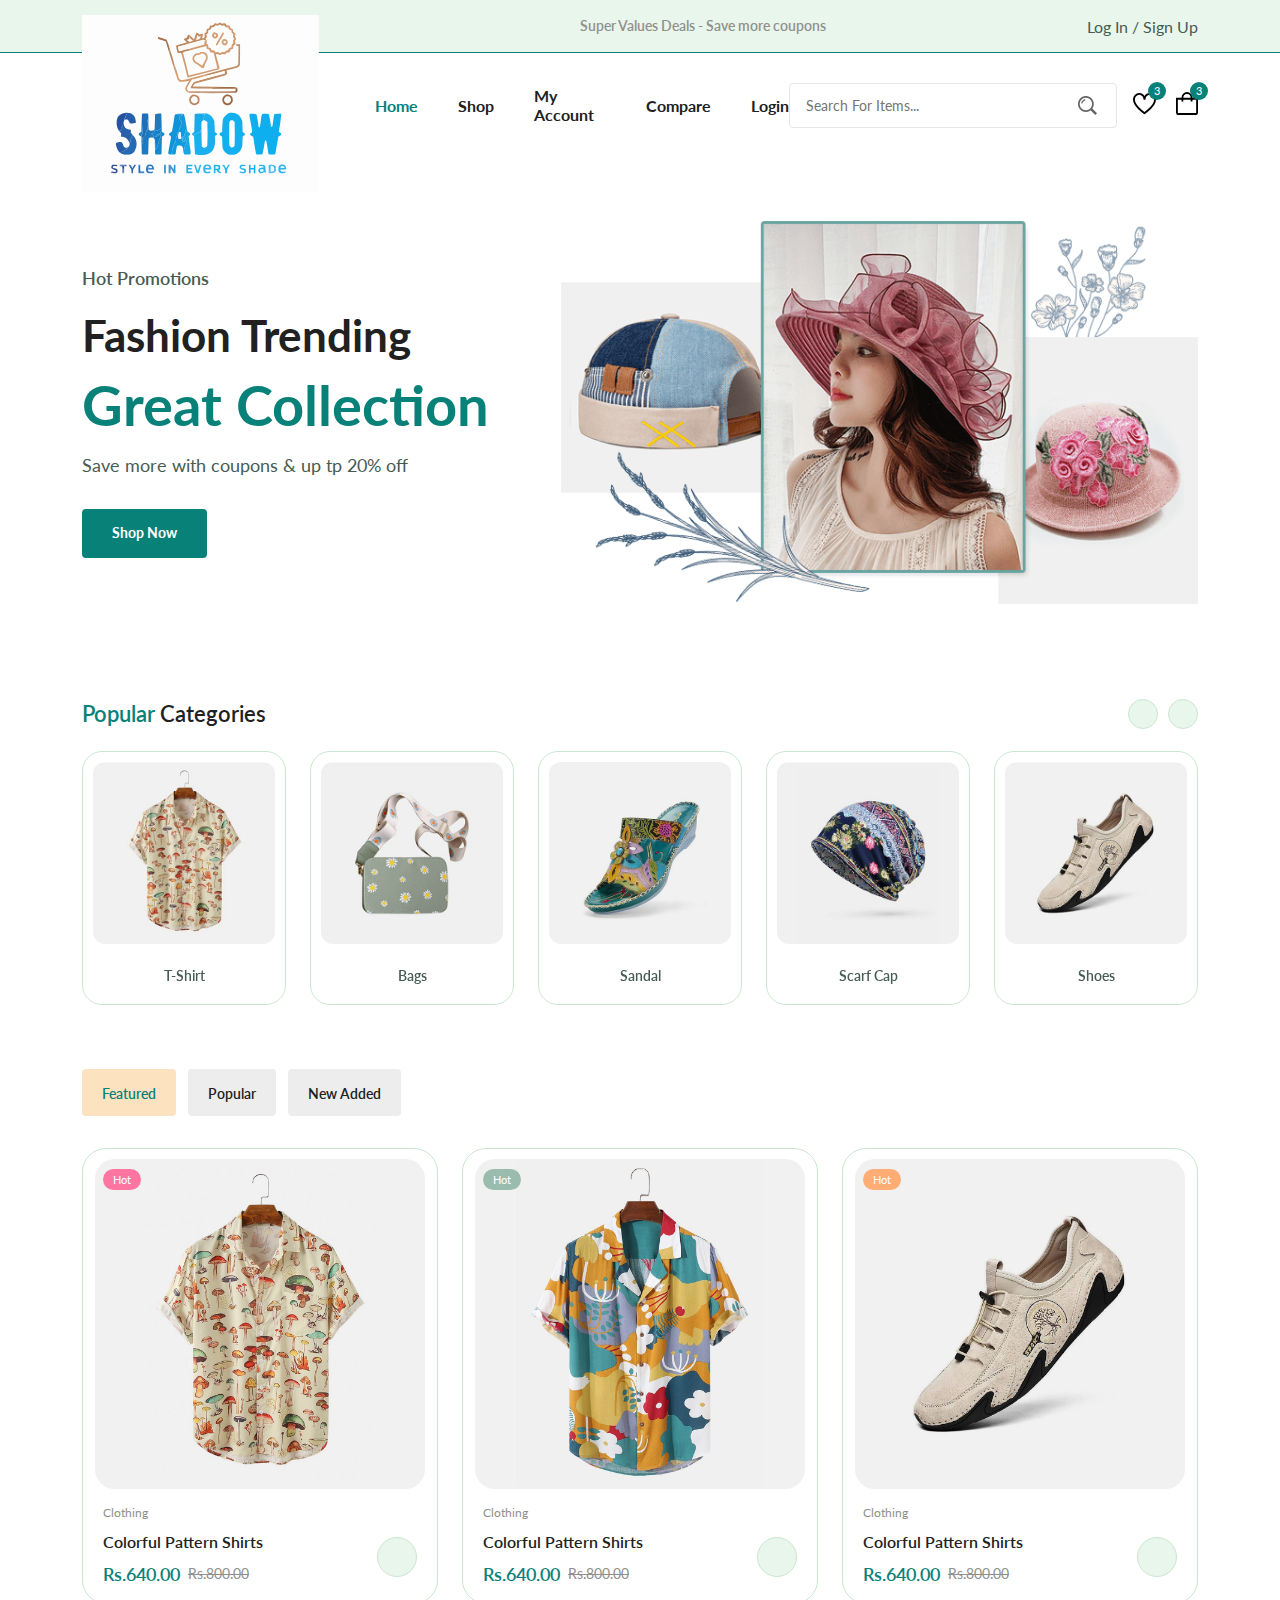
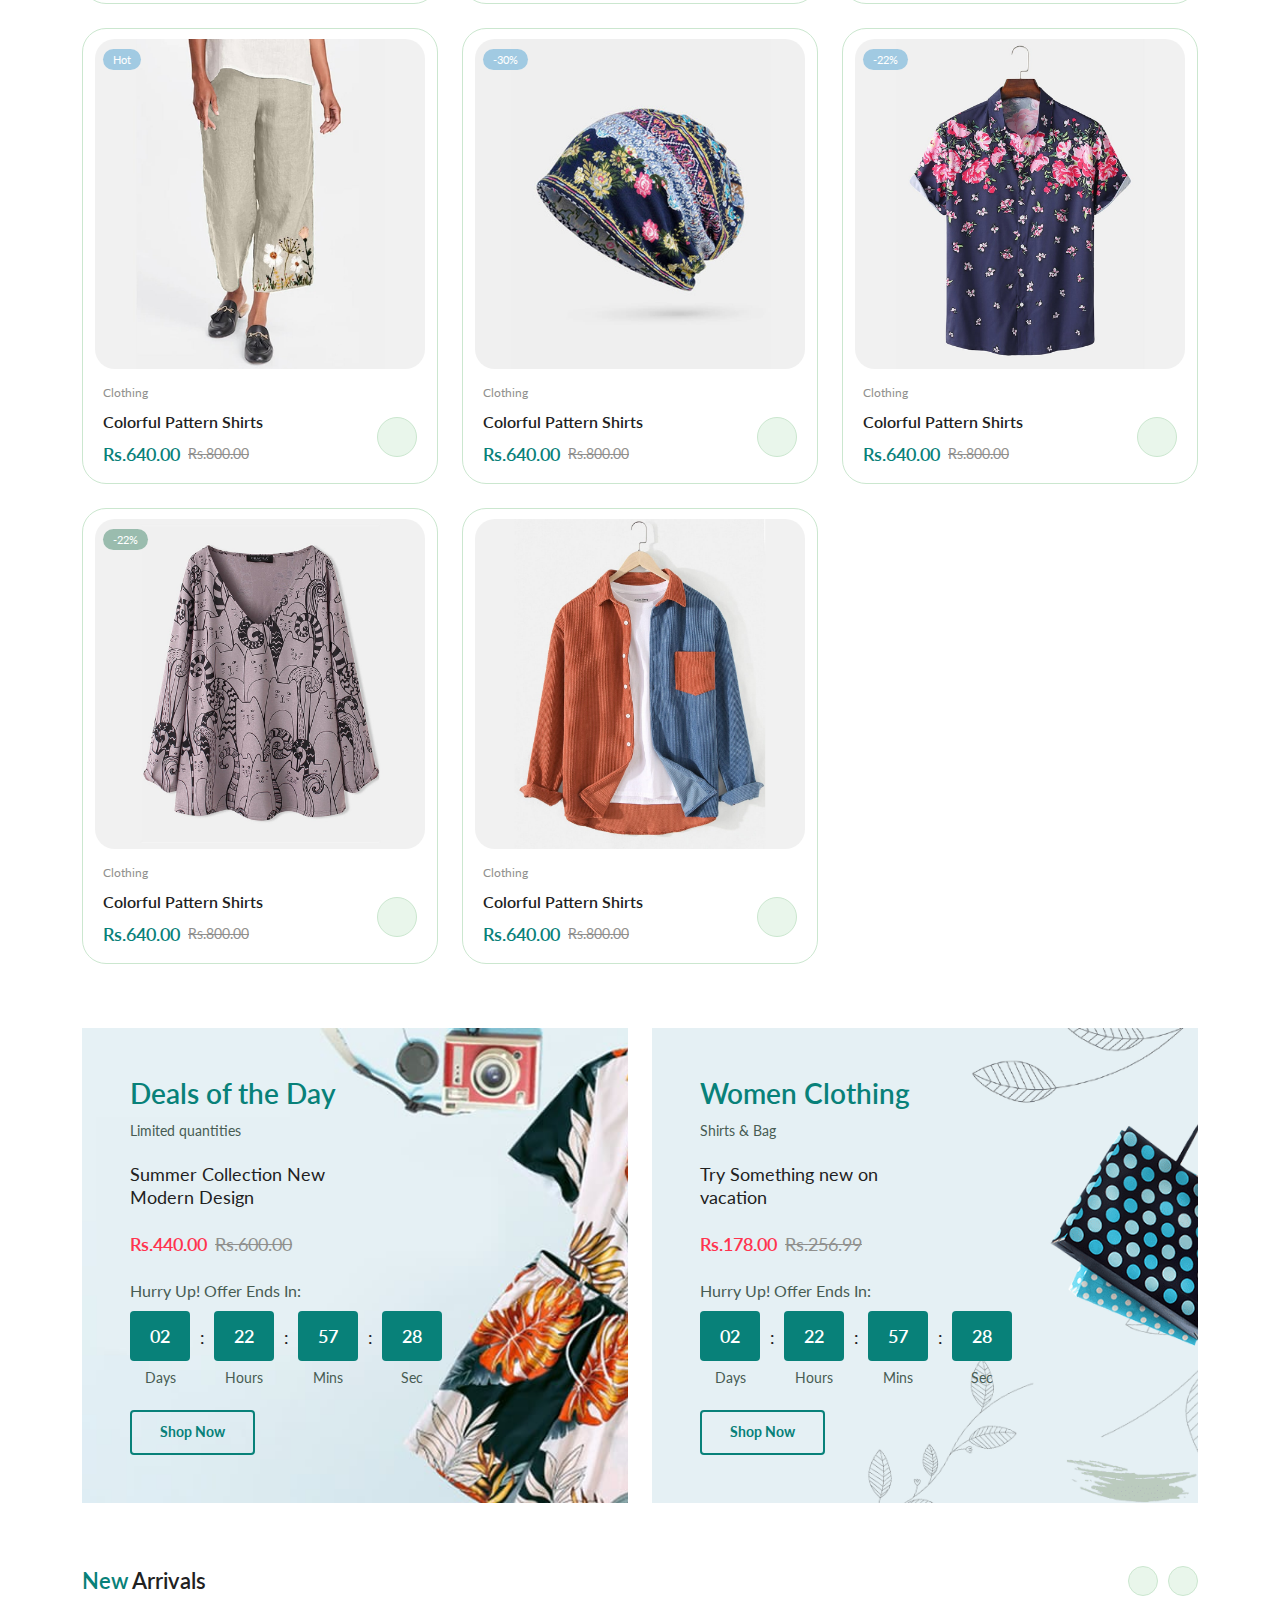
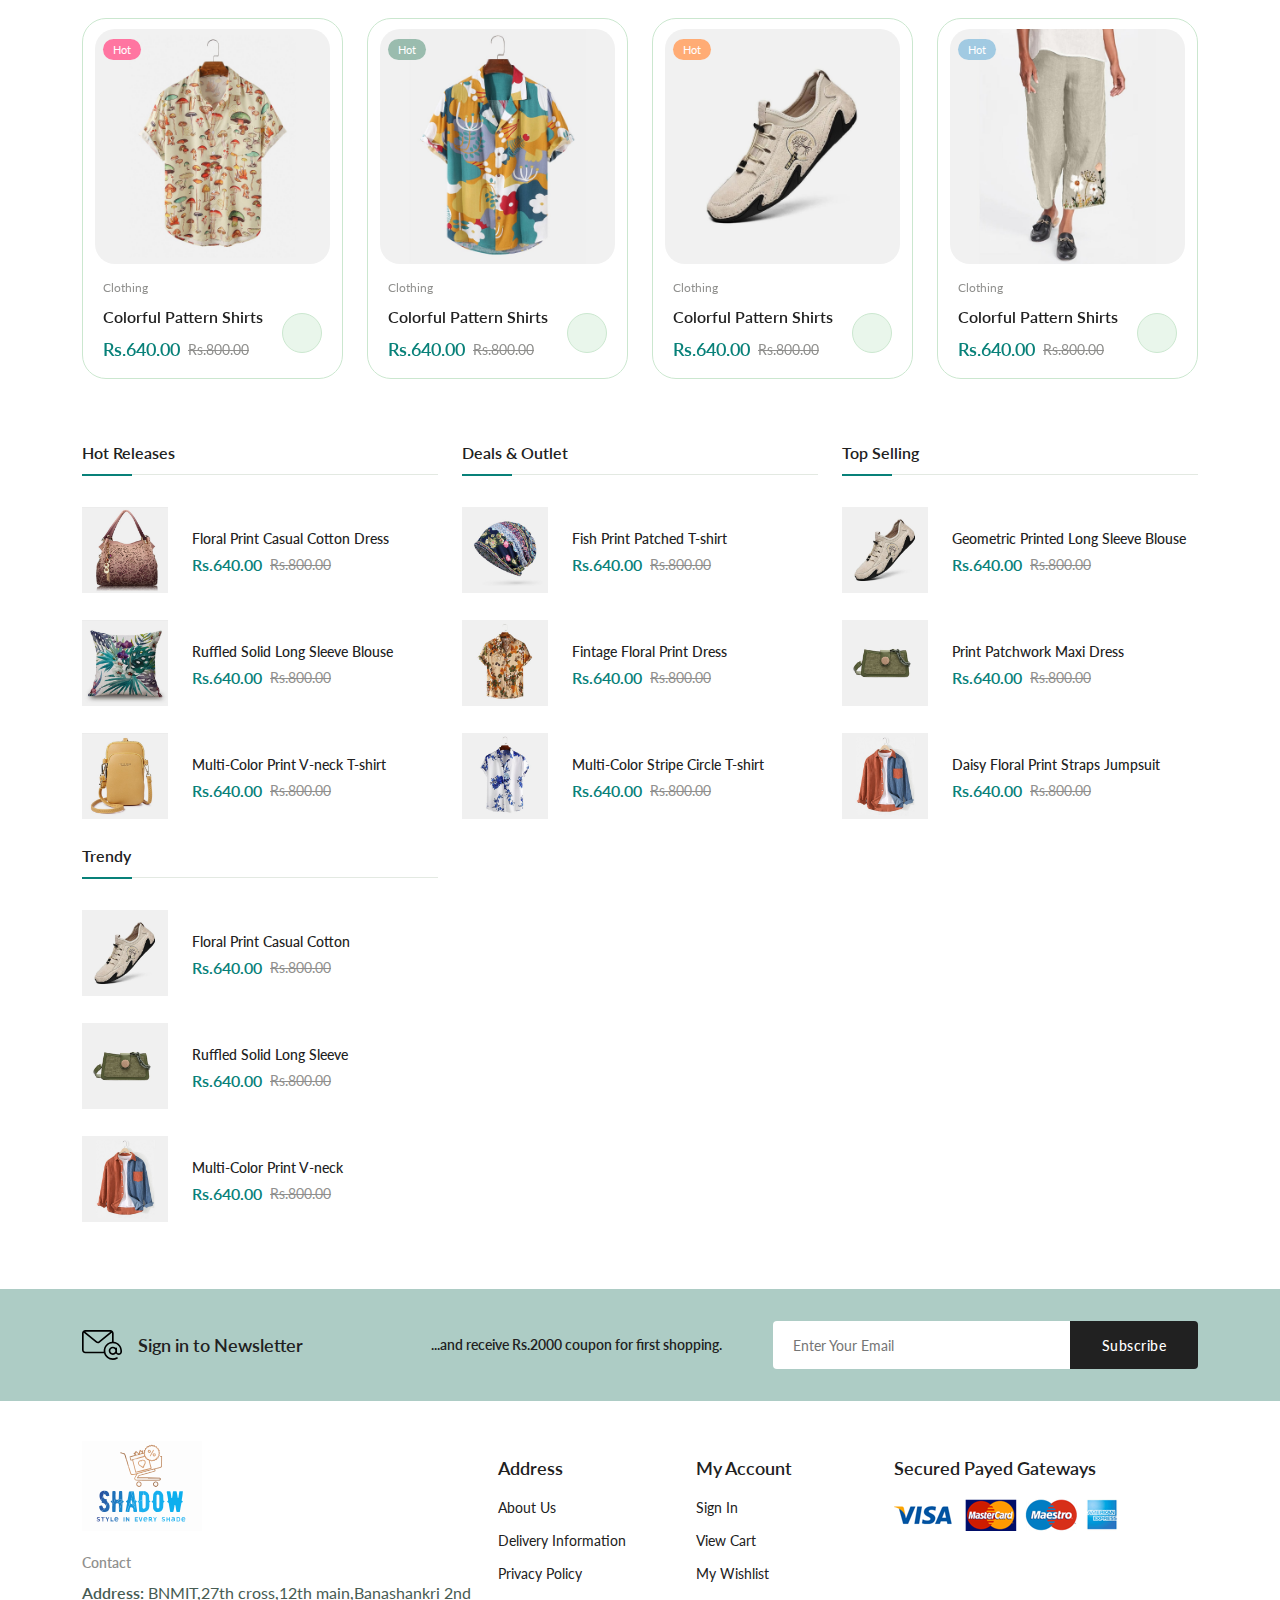
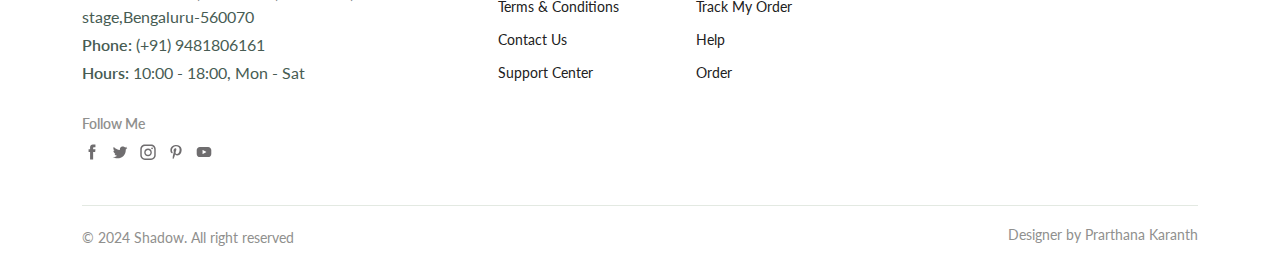
<file: Shadow ecommerce/Shadow ecommerce/index.html>
<!DOCTYPE html>
<html lang="en">
  <head>
    <meta charset="UTF-8" />
    <meta name="viewport" content="width=device-width, initial-scale=1.0" />

    <!--=============== FLATICON ===============-->
    <link
      rel="stylesheet"
      href="https://cdn-uicons.flaticon.com/2.0.0/uicons-regular-straight/css/uicons-regular-straight.css"
    />

    <!--=============== SWIPER CSS ===============-->
    <link
      rel="stylesheet"
      href="https://cdn.jsdelivr.net/npm/swiper@11/swiper-bundle.min.css"
    />

    <!--=============== CSS ===============-->
    <link rel="stylesheet" href="assets/css/styles.css" />

    <title>Ecommerce Website</title>
  </head>
  <body>
    <!--=============== HEADER ===============-->
    <header class="header">
      <div class="header__top">
        <div class="header__container container">
          <div class="header__contact">
            <span>(+01) - 2345 - 6789</span>
            <span>Our location</span>
          </div>
          <p class="header__alert-news">
            Super Values Deals - Save more coupons
          </p>
          <a href="login-register.html" class="header__top-action">
            Log In / Sign Up
          </a>
        </div>
      </div>

      <nav class="nav container">
        <a href="index.html" class="nav__logo">
          <img
            class="nav__logo-img"
            src="assets/img/logo.svg"
            alt="website logo"
          />
        </a>
        <div class="nav__menu" id="nav-menu">
          <div class="nav__menu-top">
            <a href="index.html" class="nav__menu-logo">
              <img src="./assets/img/logo.svg" alt="">
            </a>
            <div class="nav__close" id="nav-close">
              <i class="fi fi-rs-cross-small"></i>
            </div>
          </div>
          <ul class="nav__list">
            <li class="nav__item">
              <a href="index.html" class="nav__link active-link">Home</a>
            </li>
            <li class="nav__item">
              <a href="shop.html" class="nav__link">Shop</a>
            </li>
            <li class="nav__item">
              <a href="accounts.html" class="nav__link">My Account</a>
            </li>
            <li class="nav__item">
              <a href="compare.html" class="nav__link">Compare</a>
            </li>
            <li class="nav__item">
              <a href="login-register.html" class="nav__link">Login</a>
            </li>
          </ul>
          <div class="header__search">
            <input
              type="text"
              placeholder="Search For Items..."
              class="form__input"
            />
            <button class="search__btn">
              <img src="assets/img/search.png" alt="search icon" />
            </button>
          </div>
        </div>
        <div class="header__user-actions">
          <a href="wishlist.html" class="header__action-btn" title="Wishlist">
            <img src="assets/img/icon-heart.svg" alt="" />
            <span class="count">3</span>
          </a>
          <a href="cart.html" class="header__action-btn" title="Cart">
            <img src="assets/img/icon-cart.svg" alt="" />
            <span class="count">3</span>
          </a>
          <div class="header__action-btn nav__toggle" id="nav-toggle">
            <img src="./assets//img/menu-burger.svg" alt="">
          </div>
        </div>
      </nav>
    </header>

    <!--=============== MAIN ===============-->
    <main class="main">
      <!--=============== HOME ===============-->
      <section class="home section--lg">
        <div class="home__container container grid">
          <div class="home__content">
            <span class="home__subtitle">Hot Promotions</span>
            <h1 class="home__title">
              Fashion Trending <span>Great Collection</span>
            </h1>
            <p class="home__description">
              Save more with coupons & up tp 20% off
            </p>
            <a href="shop.html" class="btn">Shop Now</a>
          </div>
          <img src="assets/img/home-img.png" class="home__img" alt="hats" />
        </div>
      </section>

      <!--=============== CATEGORIES ===============-->
      <section class="categories container section">
        <h3 class="section__title"><span>Popular</span> Categories</h3>
        <div class="categories__container swiper">
          <div class="swiper-wrapper">
            <a href="shop.html" class="category__item swiper-slide">
              <img
                src="assets/img/category-1.jpg"
                alt=""
                class="category__img"
              />
              <h3 class="category__title">T-Shirt</h3>
            </a>
            <a href="shop.html" class="category__item swiper-slide">
              <img
                src="assets/img/category-2.jpg"
                alt=""
                class="category__img"
              />
              <h3 class="category__title">Bags</h3>
            </a>
            <a href="shop.html" class="category__item swiper-slide">
              <img
                src="assets/img/category-3.jpg"
                alt=""
                class="category__img"
              />
              <h3 class="category__title">Sandal</h3>
            </a>
            <a href="shop.html" class="category__item swiper-slide">
              <img
                src="assets/img/category-4.jpg"
                alt=""
                class="category__img"
              />
              <h3 class="category__title">Scarf Cap</h3>
            </a>
            <a href="shop.html" class="category__item swiper-slide">
              <img
                src="assets/img/category-5.jpg"
                alt=""
                class="category__img"
              />
              <h3 class="category__title">Shoes</h3>
            </a>
            <a href="shop.html" class="category__item swiper-slide">
              <img
                src="assets/img/category-6.jpg"
                alt=""
                class="category__img"
              />
              <h3 class="category__title">Pillowcase</h3>
            </a>
            <a href="shop.html" class="category__item swiper-slide">
              <img
                src="assets/img/category-7.jpg"
                alt=""
                class="category__img"
              />
              <h3 class="category__title">Jumpsuit</h3>
            </a>
            <a href="shop.html" class="category__item swiper-slide">
              <img
                src="assets/img/category-8.jpg"
                alt=""
                class="category__img"
              />
              <h3 class="category__title">Hats</h3>
            </a>
          </div>

          <div class="swiper-button-prev">
            <i class="fi fi-rs-angle-left"></i>
          </div>
          <div class="swiper-button-next">
            <i class="fi fi-rs-angle-right"></i>
          </div>
        </div>
      </section>

      <!--=============== PRODUCTS ===============-->
      <section class="products container section">
        <div class="tab__btns">
          <span class="tab__btn active-tab" data-target="#featured"
            >Featured</span
          >
          <span class="tab__btn" data-target="#popular">Popular</span>
          <span class="tab__btn" data-target="#new-added">New Added</span>
        </div>

        <div class="tab__items">
          <div class="tab__item active-tab" content id="featured">
            <div class="products__container grid">
              <div class="product__item">
                <div class="product__banner">
                  <a href="details.html" class="product__images">
                    <img
                      src="assets/img/product-1-1.jpg"
                      alt=""
                      class="product__img default"
                    />
                    <img
                      src="assets/img/product-1-2.jpg"
                      alt=""
                      class="product__img hover"
                    />
                  </a>
                  <div class="product__actions">
                    <a href="#" class="action__btn" aria-label="Quick View">
                      <i class="fi fi-rs-eye"></i>
                    </a>
                    <a
                      href="#"
                      class="action__btn"
                      aria-label="Add to Wishlist"
                    >
                      <i class="fi fi-rs-heart"></i>
                    </a>
                    <a href="#" class="action__btn" aria-label="Compare">
                      <i class="fi fi-rs-shuffle"></i>
                    </a>
                  </div>
                  <div class="product__badge light-pink">Hot</div>
                </div>
                <div class="product__content">
                  <span class="product__category">Clothing</span>
                  <a href="details.html">
                    <h3 class="product__title">Colorful Pattern Shirts</h3>
                  </a>
                  <div class="product__rating">
                    <i class="fi fi-rs-star"></i>
                    <i class="fi fi-rs-star"></i>
                    <i class="fi fi-rs-star"></i>
                    <i class="fi fi-rs-star"></i>
                    <i class="fi fi-rs-star"></i>
                  </div>
                  <div class="product__price flex">
                    <span class="new__price">Rs.640.00</span>
                    <span class="old__price">Rs.800.00</span>
                  </div>
                  <a
                    href="#"
                    class="action__btn cart__btn"
                    aria-label="Add To Cart"
                  >
                    <i class="fi fi-rs-shopping-bag-add"></i>
                  </a>
                </div>
              </div>
              <div class="product__item">
                <div class="product__banner">
                  <a href="details.html" class="product__images">
                    <img
                      src="assets/img/product-2-1.jpg"
                      alt=""
                      class="product__img default"
                    />
                    <img
                      src="assets/img/product-2-2.jpg"
                      alt=""
                      class="product__img hover"
                    />
                  </a>
                  <div class="product__actions">
                    <a href="#" class="action__btn" aria-label="Quick View">
                      <i class="fi fi-rs-eye"></i>
                    </a>
                    <a
                      href="#"
                      class="action__btn"
                      aria-label="Add to Wishlist"
                    >
                      <i class="fi fi-rs-heart"></i>
                    </a>
                    <a href="#" class="action__btn" aria-label="Compare">
                      <i class="fi fi-rs-shuffle"></i>
                    </a>
                  </div>
                  <div class="product__badge light-green">Hot</div>
                </div>
                <div class="product__content">
                  <span class="product__category">Clothing</span>
                  <a href="details.html">
                    <h3 class="product__title">Colorful Pattern Shirts</h3>
                  </a>
                  <div class="product__rating">
                    <i class="fi fi-rs-star"></i>
                    <i class="fi fi-rs-star"></i>
                    <i class="fi fi-rs-star"></i>
                    <i class="fi fi-rs-star"></i>
                    <i class="fi fi-rs-star"></i>
                  </div>
                  <div class="product__price flex">
                    <span class="new__price">Rs.640.00</span>
                    <span class="old__price">Rs.800.00</span>
                  </div>
                  <a
                    href="#"
                    class="action__btn cart__btn"
                    aria-label="Add To Cart"
                  >
                    <i class="fi fi-rs-shopping-bag-add"></i>
                  </a>
                </div>
              </div>
              <div class="product__item">
                <div class="product__banner">
                  <a href="details.html" class="product__images">
                    <img
                      src="assets/img/product-3-1.jpg"
                      alt=""
                      class="product__img default"
                    />
                    <img
                      src="assets/img/product-3-2.jpg"
                      alt=""
                      class="product__img hover"
                    />
                  </a>
                  <div class="product__actions">
                    <a href="#" class="action__btn" aria-label="Quick View">
                      <i class="fi fi-rs-eye"></i>
                    </a>
                    <a
                      href="#"
                      class="action__btn"
                      aria-label="Add to Wishlist"
                    >
                      <i class="fi fi-rs-heart"></i>
                    </a>
                    <a href="#" class="action__btn" aria-label="Compare">
                      <i class="fi fi-rs-shuffle"></i>
                    </a>
                  </div>
                  <div class="product__badge light-orange">Hot</div>
                </div>
                <div class="product__content">
                  <span class="product__category">Clothing</span>
                  <a href="details.html">
                    <h3 class="product__title">Colorful Pattern Shirts</h3>
                  </a>
                  <div class="product__rating">
                    <i class="fi fi-rs-star"></i>
                    <i class="fi fi-rs-star"></i>
                    <i class="fi fi-rs-star"></i>
                    <i class="fi fi-rs-star"></i>
                    <i class="fi fi-rs-star"></i>
                  </div>
                  <div class="product__price flex">
                    <span class="new__price">Rs.640.00</span>
                    <span class="old__price">Rs.800.00</span>
                  </div>
                  <a
                    href="#"
                    class="action__btn cart__btn"
                    aria-label="Add To Cart"
                  >
                    <i class="fi fi-rs-shopping-bag-add"></i>
                  </a>
                </div>
              </div>
              <div class="product__item">
                <div class="product__banner">
                  <a href="details.html" class="product__images">
                    <img
                      src="assets/img/product-4-1.jpg"
                      alt=""
                      class="product__img default"
                    />
                    <img
                      src="assets/img/product-4-2.jpg"
                      alt=""
                      class="product__img hover"
                    />
                  </a>
                  <div class="product__actions">
                    <a href="#" class="action__btn" aria-label="Quick View">
                      <i class="fi fi-rs-eye"></i>
                    </a>
                    <a
                      href="#"
                      class="action__btn"
                      aria-label="Add to Wishlist"
                    >
                      <i class="fi fi-rs-heart"></i>
                    </a>
                    <a href="#" class="action__btn" aria-label="Compare">
                      <i class="fi fi-rs-shuffle"></i>
                    </a>
                  </div>
                  <div class="product__badge light-blue">Hot</div>
                </div>
                <div class="product__content">
                  <span class="product__category">Clothing</span>
                  <a href="details.html">
                    <h3 class="product__title">Colorful Pattern Shirts</h3>
                  </a>
                  <div class="product__rating">
                    <i class="fi fi-rs-star"></i>
                    <i class="fi fi-rs-star"></i>
                    <i class="fi fi-rs-star"></i>
                    <i class="fi fi-rs-star"></i>
                    <i class="fi fi-rs-star"></i>
                  </div>
                  <div class="product__price flex">
                    <span class="new__price">Rs.640.00</span>
                    <span class="old__price">Rs.800.00</span>
                  </div>
                  <a
                    href="#"
                    class="action__btn cart__btn"
                    aria-label="Add To Cart"
                  >
                    <i class="fi fi-rs-shopping-bag-add"></i>
                  </a>
                </div>
              </div>
              <div class="product__item">
                <div class="product__banner">
                  <a href="details.html" class="product__images">
                    <img
                      src="assets/img/product-5-1.jpg"
                      alt=""
                      class="product__img default"
                    />
                    <img
                      src="assets/img/product-5-2.jpg"
                      alt=""
                      class="product__img hover"
                    />
                  </a>
                  <div class="product__actions">
                    <a href="#" class="action__btn" aria-label="Quick View">
                      <i class="fi fi-rs-eye"></i>
                    </a>
                    <a
                      href="#"
                      class="action__btn"
                      aria-label="Add to Wishlist"
                    >
                      <i class="fi fi-rs-heart"></i>
                    </a>
                    <a href="#" class="action__btn" aria-label="Compare">
                      <i class="fi fi-rs-shuffle"></i>
                    </a>
                  </div>
                  <div class="product__badge light-blue">-30%</div>
                </div>
                <div class="product__content">
                  <span class="product__category">Clothing</span>
                  <a href="details.html">
                    <h3 class="product__title">Colorful Pattern Shirts</h3>
                  </a>
                  <div class="product__rating">
                    <i class="fi fi-rs-star"></i>
                    <i class="fi fi-rs-star"></i>
                    <i class="fi fi-rs-star"></i>
                    <i class="fi fi-rs-star"></i>
                    <i class="fi fi-rs-star"></i>
                  </div>
                  <div class="product__price flex">
                    <span class="new__price">Rs.640.00</span>
                    <span class="old__price">Rs.800.00</span>
                  </div>
                  <a
                    href="#"
                    class="action__btn cart__btn"
                    aria-label="Add To Cart"
                  >
                    <i class="fi fi-rs-shopping-bag-add"></i>
                  </a>
                </div>
              </div>
              <div class="product__item">
                <div class="product__banner">
                  <a href="details.html" class="product__images">
                    <img
                      src="assets/img/product-6-1.jpg"
                      alt=""
                      class="product__img default"
                    />
                    <img
                      src="assets/img/product-6-2.jpg"
                      alt=""
                      class="product__img hover"
                    />
                  </a>
                  <div class="product__actions">
                    <a href="#" class="action__btn" aria-label="Quick View">
                      <i class="fi fi-rs-eye"></i>
                    </a>
                    <a
                      href="#"
                      class="action__btn"
                      aria-label="Add to Wishlist"
                    >
                      <i class="fi fi-rs-heart"></i>
                    </a>
                    <a href="#" class="action__btn" aria-label="Compare">
                      <i class="fi fi-rs-shuffle"></i>
                    </a>
                  </div>
                  <div class="product__badge light-blue">-22%</div>
                </div>
                <div class="product__content">
                  <span class="product__category">Clothing</span>
                  <a href="details.html">
                    <h3 class="product__title">Colorful Pattern Shirts</h3>
                  </a>
                  <div class="product__rating">
                    <i class="fi fi-rs-star"></i>
                    <i class="fi fi-rs-star"></i>
                    <i class="fi fi-rs-star"></i>
                    <i class="fi fi-rs-star"></i>
                    <i class="fi fi-rs-star"></i>
                  </div>
                  <div class="product__price flex">
                    <span class="new__price">Rs.640.00</span>
                    <span class="old__price">Rs.800.00</span>
                  </div>
                  <a
                    href="#"
                    class="action__btn cart__btn"
                    aria-label="Add To Cart"
                  >
                    <i class="fi fi-rs-shopping-bag-add"></i>
                  </a>
                </div>
              </div>
              <div class="product__item">
                <div class="product__banner">
                  <a href="details.html" class="product__images">
                    <img
                      src="assets/img/product-7-1.jpg"
                      alt=""
                      class="product__img default"
                    />
                    <img
                      src="assets/img/product-7-2.jpg"
                      alt=""
                      class="product__img hover"
                    />
                  </a>
                  <div class="product__actions">
                    <a href="#" class="action__btn" aria-label="Quick View">
                      <i class="fi fi-rs-eye"></i>
                    </a>
                    <a
                      href="#"
                      class="action__btn"
                      aria-label="Add to Wishlist"
                    >
                      <i class="fi fi-rs-heart"></i>
                    </a>
                    <a href="#" class="action__btn" aria-label="Compare">
                      <i class="fi fi-rs-shuffle"></i>
                    </a>
                  </div>
                  <div class="product__badge light-green">-22%</div>
                </div>
                <div class="product__content">
                  <span class="product__category">Clothing</span>
                  <a href="details.html">
                    <h3 class="product__title">Colorful Pattern Shirts</h3>
                  </a>
                  <div class="product__rating">
                    <i class="fi fi-rs-star"></i>
                    <i class="fi fi-rs-star"></i>
                    <i class="fi fi-rs-star"></i>
                    <i class="fi fi-rs-star"></i>
                    <i class="fi fi-rs-star"></i>
                  </div>
                  <div class="product__price flex">
                    <span class="new__price">Rs.640.00</span>
                    <span class="old__price">Rs.800.00</span>
                  </div>
                  <a
                    href="#"
                    class="action__btn cart__btn"
                    aria-label="Add To Cart"
                  >
                    <i class="fi fi-rs-shopping-bag-add"></i>
                  </a>
                </div>
              </div>
              <div class="product__item">
                <div class="product__banner">
                  <a href="details.html" class="product__images">
                    <img
                      src="assets/img/product-8-1.jpg"
                      alt=""
                      class="product__img default"
                    />
                    <img
                      src="assets/img/product-8-2.jpg"
                      alt=""
                      class="product__img hover"
                    />
                  </a>
                  <div class="product__actions">
                    <a href="#" class="action__btn" aria-label="Quick View">
                      <i class="fi fi-rs-eye"></i>
                    </a>
                    <a
                      href="#"
                      class="action__btn"
                      aria-label="Add to Wishlist"
                    >
                      <i class="fi fi-rs-heart"></i>
                    </a>
                    <a href="#" class="action__btn" aria-label="Compare">
                      <i class="fi fi-rs-shuffle"></i>
                    </a>
                  </div>
                </div>
                <div class="product__content">
                  <span class="product__category">Clothing</span>
                  <a href="details.html">
                    <h3 class="product__title">Colorful Pattern Shirts</h3>
                  </a>
                  <div class="product__rating">
                    <i class="fi fi-rs-star"></i>
                    <i class="fi fi-rs-star"></i>
                    <i class="fi fi-rs-star"></i>
                    <i class="fi fi-rs-star"></i>
                    <i class="fi fi-rs-star"></i>
                  </div>
                  <div class="product__price flex">
                    <span class="new__price">Rs.640.00</span>
                    <span class="old__price">Rs.800.00</span>
                  </div>
                  <a
                    href="#"
                    class="action__btn cart__btn"
                    aria-label="Add To Cart"
                  >
                    <i class="fi fi-rs-shopping-bag-add"></i>
                  </a>
                </div>
              </div>
            </div>
          </div>
          <div class="tab__item" content id="popular">
            <div class="products__container grid">
              <div class="product__item">
                <div class="product__banner">
                  <a href="details.html" class="product__images">
                    <img
                      src="assets/img/product-9-1.jpg"
                      alt=""
                      class="product__img default"
                    />
                    <img
                      src="assets/img/product-9-2.jpg"
                      alt=""
                      class="product__img hover"
                    />
                  </a>
                  <div class="product__actions">
                    <a href="#" class="action__btn" aria-label="Quick View">
                      <i class="fi fi-rs-eye"></i>
                    </a>
                    <a
                      href="#"
                      class="action__btn"
                      aria-label="Add to Wishlist"
                    >
                      <i class="fi fi-rs-heart"></i>
                    </a>
                    <a href="#" class="action__btn" aria-label="Compare">
                      <i class="fi fi-rs-shuffle"></i>
                    </a>
                  </div>
                  <div class="product__badge light-pink">Hot</div>
                </div>
                <div class="product__content">
                  <span class="product__category">Clothing</span>
                  <a href="details.html">
                    <h3 class="product__title">Colorful Pattern Shirts</h3>
                  </a>
                  <div class="product__rating">
                    <i class="fi fi-rs-star"></i>
                    <i class="fi fi-rs-star"></i>
                    <i class="fi fi-rs-star"></i>
                    <i class="fi fi-rs-star"></i>
                    <i class="fi fi-rs-star"></i>
                  </div>
                  <div class="product__price flex">
                    <span class="new__price">Rs.640.00</span>
                    <span class="old__price">Rs.800.00</span>
                  </div>
                  <a
                    href="#"
                    class="action__btn cart__btn"
                    aria-label="Add To Cart"
                  >
                    <i class="fi fi-rs-shopping-bag-add"></i>
                  </a>
                </div>
              </div>
              <div class="product__item">
                <div class="product__banner">
                  <a href="details.html" class="product__images">
                    <img
                      src="assets/img/product-2-1.jpg"
                      alt=""
                      class="product__img default"
                    />
                    <img
                      src="assets/img/product-2-2.jpg"
                      alt=""
                      class="product__img hover"
                    />
                  </a>
                  <div class="product__actions">
                    <a href="#" class="action__btn" aria-label="Quick View">
                      <i class="fi fi-rs-eye"></i>
                    </a>
                    <a
                      href="#"
                      class="action__btn"
                      aria-label="Add to Wishlist"
                    >
                      <i class="fi fi-rs-heart"></i>
                    </a>
                    <a href="#" class="action__btn" aria-label="Compare">
                      <i class="fi fi-rs-shuffle"></i>
                    </a>
                  </div>
                  <div class="product__badge light-green">Hot</div>
                </div>
                <div class="product__content">
                  <span class="product__category">Clothing</span>
                  <a href="details.html">
                    <h3 class="product__title">Colorful Pattern Shirts</h3>
                  </a>
                  <div class="product__rating">
                    <i class="fi fi-rs-star"></i>
                    <i class="fi fi-rs-star"></i>
                    <i class="fi fi-rs-star"></i>
                    <i class="fi fi-rs-star"></i>
                    <i class="fi fi-rs-star"></i>
                  </div>
                  <div class="product__price flex">
                    <span class="new__price">Rs.640.00</span>
                    <span class="old__price">Rs.800.00</span>
                  </div>
                  <a
                    href="#"
                    class="action__btn cart__btn"
                    aria-label="Add To Cart"
                  >
                    <i class="fi fi-rs-shopping-bag-add"></i>
                  </a>
                </div>
              </div>
              <div class="product__item">
                <div class="product__banner">
                  <a href="details.html" class="product__images">
                    <img
                      src="assets/img/product-10-1.jpg"
                      alt=""
                      class="product__img default"
                    />
                    <img
                      src="assets/img/product-10-2.jpg"
                      alt=""
                      class="product__img hover"
                    />
                  </a>
                  <div class="product__actions">
                    <a href="#" class="action__btn" aria-label="Quick View">
                      <i class="fi fi-rs-eye"></i>
                    </a>
                    <a
                      href="#"
                      class="action__btn"
                      aria-label="Add to Wishlist"
                    >
                      <i class="fi fi-rs-heart"></i>
                    </a>
                    <a href="#" class="action__btn" aria-label="Compare">
                      <i class="fi fi-rs-shuffle"></i>
                    </a>
                  </div>
                  <div class="product__badge light-orange">Hot</div>
                </div>
                <div class="product__content">
                  <span class="product__category">Clothing</span>
                  <a href="details.html">
                    <h3 class="product__title">Colorful Pattern Shirts</h3>
                  </a>
                  <div class="product__rating">
                    <i class="fi fi-rs-star"></i>
                    <i class="fi fi-rs-star"></i>
                    <i class="fi fi-rs-star"></i>
                    <i class="fi fi-rs-star"></i>
                    <i class="fi fi-rs-star"></i>
                  </div>
                  <div class="product__price flex">
                    <span class="new__price">Rs.640.00</span>
                    <span class="old__price">Rs.800.00</span>
                  </div>
                  <a
                    href="#"
                    class="action__btn cart__btn"
                    aria-label="Add To Cart"
                  >
                    <i class="fi fi-rs-shopping-bag-add"></i>
                  </a>
                </div>
              </div>
              <div class="product__item">
                <div class="product__banner">
                  <a href="details.html" class="product__images">
                    <img
                      src="assets/img/product-4-1.jpg"
                      alt=""
                      class="product__img default"
                    />
                    <img
                      src="assets/img/product-4-2.jpg"
                      alt=""
                      class="product__img hover"
                    />
                  </a>
                  <div class="product__actions">
                    <a href="#" class="action__btn" aria-label="Quick View">
                      <i class="fi fi-rs-eye"></i>
                    </a>
                    <a
                      href="#"
                      class="action__btn"
                      aria-label="Add to Wishlist"
                    >
                      <i class="fi fi-rs-heart"></i>
                    </a>
                    <a href="#" class="action__btn" aria-label="Compare">
                      <i class="fi fi-rs-shuffle"></i>
                    </a>
                  </div>
                  <div class="product__badge light-blue">Hot</div>
                </div>
                <div class="product__content">
                  <span class="product__category">Clothing</span>
                  <a href="details.html">
                    <h3 class="product__title">Colorful Pattern Shirts</h3>
                  </a>
                  <div class="product__rating">
                    <i class="fi fi-rs-star"></i>
                    <i class="fi fi-rs-star"></i>
                    <i class="fi fi-rs-star"></i>
                    <i class="fi fi-rs-star"></i>
                    <i class="fi fi-rs-star"></i>
                  </div>
                  <div class="product__price flex">
                    <span class="new__price">Rs.640.00</span>
                    <span class="old__price">Rs.800.00</span>
                  </div>
                  <a
                    href="#"
                    class="action__btn cart__btn"
                    aria-label="Add To Cart"
                  >
                    <i class="fi fi-rs-shopping-bag-add"></i>
                  </a>
                </div>
              </div>
              <div class="product__item">
                <div class="product__banner">
                  <a href="details.html" class="product__images">
                    <img
                      src="assets/img/product-5-1.jpg"
                      alt=""
                      class="product__img default"
                    />
                    <img
                      src="assets/img/product-5-2.jpg"
                      alt=""
                      class="product__img hover"
                    />
                  </a>
                  <div class="product__actions">
                    <a href="#" class="action__btn" aria-label="Quick View">
                      <i class="fi fi-rs-eye"></i>
                    </a>
                    <a
                      href="#"
                      class="action__btn"
                      aria-label="Add to Wishlist"
                    >
                      <i class="fi fi-rs-heart"></i>
                    </a>
                    <a href="#" class="action__btn" aria-label="Compare">
                      <i class="fi fi-rs-shuffle"></i>
                    </a>
                  </div>
                  <div class="product__badge light-blue">-30%</div>
                </div>
                <div class="product__content">
                  <span class="product__category">Clothing</span>
                  <a href="details.html">
                    <h3 class="product__title">Colorful Pattern Shirts</h3>
                  </a>
                  <div class="product__rating">
                    <i class="fi fi-rs-star"></i>
                    <i class="fi fi-rs-star"></i>
                    <i class="fi fi-rs-star"></i>
                    <i class="fi fi-rs-star"></i>
                    <i class="fi fi-rs-star"></i>
                  </div>
                  <div class="product__price flex">
                    <span class="new__price">Rs.640.00</span>
                    <span class="old__price">Rs.800.00</span>
                  </div>
                  <a
                    href="#"
                    class="action__btn cart__btn"
                    aria-label="Add To Cart"
                  >
                    <i class="fi fi-rs-shopping-bag-add"></i>
                  </a>
                </div>
              </div>
              <div class="product__item">
                <div class="product__banner">
                  <a href="details.html" class="product__images">
                    <img
                      src="assets/img/product-11-1.jpg"
                      alt=""
                      class="product__img default"
                    />
                    <img
                      src="assets/img/product-11-2.jpg"
                      alt=""
                      class="product__img hover"
                    />
                  </a>
                  <div class="product__actions">
                    <a href="#" class="action__btn" aria-label="Quick View">
                      <i class="fi fi-rs-eye"></i>
                    </a>
                    <a
                      href="#"
                      class="action__btn"
                      aria-label="Add to Wishlist"
                    >
                      <i class="fi fi-rs-heart"></i>
                    </a>
                    <a href="#" class="action__btn" aria-label="Compare">
                      <i class="fi fi-rs-shuffle"></i>
                    </a>
                  </div>
                  <div class="product__badge light-blue">-22%</div>
                </div>
                <div class="product__content">
                  <span class="product__category">Clothing</span>
                  <a href="details.html">
                    <h3 class="product__title">Colorful Pattern Shirts</h3>
                  </a>
                  <div class="product__rating">
                    <i class="fi fi-rs-star"></i>
                    <i class="fi fi-rs-star"></i>
                    <i class="fi fi-rs-star"></i>
                    <i class="fi fi-rs-star"></i>
                    <i class="fi fi-rs-star"></i>
                  </div>
                  <div class="product__price flex">
                    <span class="new__price">Rs.640.00</span>
                    <span class="old__price">Rs.800.00</span>
                  </div>
                  <a
                    href="#"
                    class="action__btn cart__btn"
                    aria-label="Add To Cart"
                  >
                    <i class="fi fi-rs-shopping-bag-add"></i>
                  </a>
                </div>
              </div>
              <div class="product__item">
                <div class="product__banner">
                  <a href="details.html" class="product__images">
                    <img
                      src="assets/img/product-7-1.jpg"
                      alt=""
                      class="product__img default"
                    />
                    <img
                      src="assets/img/product-7-2.jpg"
                      alt=""
                      class="product__img hover"
                    />
                  </a>
                  <div class="product__actions">
                    <a href="#" class="action__btn" aria-label="Quick View">
                      <i class="fi fi-rs-eye"></i>
                    </a>
                    <a
                      href="#"
                      class="action__btn"
                      aria-label="Add to Wishlist"
                    >
                      <i class="fi fi-rs-heart"></i>
                    </a>
                    <a href="#" class="action__btn" aria-label="Compare">
                      <i class="fi fi-rs-shuffle"></i>
                    </a>
                  </div>
                  <div class="product__badge light-green">-22%</div>
                </div>
                <div class="product__content">
                  <span class="product__category">Clothing</span>
                  <a href="details.html">
                    <h3 class="product__title">Colorful Pattern Shirts</h3>
                  </a>
                  <div class="product__rating">
                    <i class="fi fi-rs-star"></i>
                    <i class="fi fi-rs-star"></i>
                    <i class="fi fi-rs-star"></i>
                    <i class="fi fi-rs-star"></i>
                    <i class="fi fi-rs-star"></i>
                  </div>
                  <div class="product__price flex">
                    <span class="new__price">Rs.640.00</span>
                    <span class="old__price">Rs.800.00</span>
                  </div>
                  <a
                    href="#"
                    class="action__btn cart__btn"
                    aria-label="Add To Cart"
                  >
                    <i class="fi fi-rs-shopping-bag-add"></i>
                  </a>
                </div>
              </div>
              <div class="product__item">
                <div class="product__banner">
                  <a href="details.html" class="product__images">
                    <img
                      src="assets/img/product-8-1.jpg"
                      alt=""
                      class="product__img default"
                    />
                    <img
                      src="assets/img/product-8-2.jpg"
                      alt=""
                      class="product__img hover"
                    />
                  </a>
                  <div class="product__actions">
                    <a href="#" class="action__btn" aria-label="Quick View">
                      <i class="fi fi-rs-eye"></i>
                    </a>
                    <a
                      href="#"
                      class="action__btn"
                      aria-label="Add to Wishlist"
                    >
                      <i class="fi fi-rs-heart"></i>
                    </a>
                    <a href="#" class="action__btn" aria-label="Compare">
                      <i class="fi fi-rs-shuffle"></i>
                    </a>
                  </div>
                </div>
                <div class="product__content">
                  <span class="product__category">Clothing</span>
                  <a href="details.html">
                    <h3 class="product__title">Colorful Pattern Shirts</h3>
                  </a>
                  <div class="product__rating">
                    <i class="fi fi-rs-star"></i>
                    <i class="fi fi-rs-star"></i>
                    <i class="fi fi-rs-star"></i>
                    <i class="fi fi-rs-star"></i>
                    <i class="fi fi-rs-star"></i>
                  </div>
                  <div class="product__price flex">
                    <span class="new__price">Rs.640.00</span>
                    <span class="old__price">Rs.800.00</span>
                  </div>
                  <a
                    href="#"
                    class="action__btn cart__btn"
                    aria-label="Add To Cart"
                  >
                    <i class="fi fi-rs-shopping-bag-add"></i>
                  </a>
                </div>
              </div>
            </div>
          </div>
          <div class="tab__item" content id="new-added">
            <div class="products__container grid">
              <div class="product__item">
                <div class="product__banner">
                  <a href="details.html" class="product__images">
                    <img
                      src="assets/img/product-1-1.jpg"
                      alt=""
                      class="product__img default"
                    />
                    <img
                      src="assets/img/product-1-2.jpg"
                      alt=""
                      class="product__img hover"
                    />
                  </a>
                  <div class="product__actions">
                    <a href="#" class="action__btn" aria-label="Quick View">
                      <i class="fi fi-rs-eye"></i>
                    </a>
                    <a
                      href="#"
                      class="action__btn"
                      aria-label="Add to Wishlist"
                    >
                      <i class="fi fi-rs-heart"></i>
                    </a>
                    <a href="#" class="action__btn" aria-label="Compare">
                      <i class="fi fi-rs-shuffle"></i>
                    </a>
                  </div>
                  <div class="product__badge light-pink">Hot</div>
                </div>
                <div class="product__content">
                  <span class="product__category">Clothing</span>
                  <a href="details.html">
                    <h3 class="product__title">Colorful Pattern Shirts</h3>
                  </a>
                  <div class="product__rating">
                    <i class="fi fi-rs-star"></i>
                    <i class="fi fi-rs-star"></i>
                    <i class="fi fi-rs-star"></i>
                    <i class="fi fi-rs-star"></i>
                    <i class="fi fi-rs-star"></i>
                  </div>
                  <div class="product__price flex">
                    <span class="new__price">Rs.640.00</span>
                    <span class="old__price">Rs.800.00</span>
                  </div>
                  <a
                    href="#"
                    class="action__btn cart__btn"
                    aria-label="Add To Cart"
                  >
                    <i class="fi fi-rs-shopping-bag-add"></i>
                  </a>
                </div>
              </div>
              <div class="product__item">
                <div class="product__banner">
                  <a href="details.html" class="product__images">
                    <img
                      src="assets/img/product-12-1.jpg"
                      alt=""
                      class="product__img default"
                    />
                    <img
                      src="assets/img/product-12-2.jpg"
                      alt=""
                      class="product__img hover"
                    />
                  </a>
                  <div class="product__actions">
                    <a href="#" class="action__btn" aria-label="Quick View">
                      <i class="fi fi-rs-eye"></i>
                    </a>
                    <a
                      href="#"
                      class="action__btn"
                      aria-label="Add to Wishlist"
                    >
                      <i class="fi fi-rs-heart"></i>
                    </a>
                    <a href="#" class="action__btn" aria-label="Compare">
                      <i class="fi fi-rs-shuffle"></i>
                    </a>
                  </div>
                  <div class="product__badge light-green">Hot</div>
                </div>
                <div class="product__content">
                  <span class="product__category">Clothing</span>
                  <a href="details.html">
                    <h3 class="product__title">Colorful Pattern Shirts</h3>
                  </a>
                  <div class="product__rating">
                    <i class="fi fi-rs-star"></i>
                    <i class="fi fi-rs-star"></i>
                    <i class="fi fi-rs-star"></i>
                    <i class="fi fi-rs-star"></i>
                    <i class="fi fi-rs-star"></i>
                  </div>
                  <div class="product__price flex">
                    <span class="new__price">Rs.640.00</span>
                    <span class="old__price">Rs.800.00</span>
                  </div>
                  <a
                    href="#"
                    class="action__btn cart__btn"
                    aria-label="Add To Cart"
                  >
                    <i class="fi fi-rs-shopping-bag-add"></i>
                  </a>
                </div>
              </div>
              <div class="product__item">
                <div class="product__banner">
                  <a href="details.html" class="product__images">
                    <img
                      src="assets/img/product-13-1.jpg"
                      alt=""
                      class="product__img default"
                    />
                    <img
                      src="assets/img/product-13-2.jpg"
                      alt=""
                      class="product__img hover"
                    />
                  </a>
                  <div class="product__actions">
                    <a href="#" class="action__btn" aria-label="Quick View">
                      <i class="fi fi-rs-eye"></i>
                    </a>
                    <a
                      href="#"
                      class="action__btn"
                      aria-label="Add to Wishlist"
                    >
                      <i class="fi fi-rs-heart"></i>
                    </a>
                    <a href="#" class="action__btn" aria-label="Compare">
                      <i class="fi fi-rs-shuffle"></i>
                    </a>
                  </div>
                  <div class="product__badge light-orange">Hot</div>
                </div>
                <div class="product__content">
                  <span class="product__category">Clothing</span>
                  <a href="details.html">
                    <h3 class="product__title">Colorful Pattern Shirts</h3>
                  </a>
                  <div class="product__rating">
                    <i class="fi fi-rs-star"></i>
                    <i class="fi fi-rs-star"></i>
                    <i class="fi fi-rs-star"></i>
                    <i class="fi fi-rs-star"></i>
                    <i class="fi fi-rs-star"></i>
                  </div>
                  <div class="product__price flex">
                    <span class="new__price">Rs.640.00</span>
                    <span class="old__price">Rs.800.00</span>
                  </div>
                  <a
                    href="#"
                    class="action__btn cart__btn"
                    aria-label="Add To Cart"
                  >
                    <i class="fi fi-rs-shopping-bag-add"></i>
                  </a>
                </div>
              </div>
              <div class="product__item">
                <div class="product__banner">
                  <a href="details.html" class="product__images">
                    <img
                      src="assets/img/product-4-1.jpg"
                      alt=""
                      class="product__img default"
                    />
                    <img
                      src="assets/img/product-4-2.jpg"
                      alt=""
                      class="product__img hover"
                    />
                  </a>
                  <div class="product__actions">
                    <a href="#" class="action__btn" aria-label="Quick View">
                      <i class="fi fi-rs-eye"></i>
                    </a>
                    <a
                      href="#"
                      class="action__btn"
                      aria-label="Add to Wishlist"
                    >
                      <i class="fi fi-rs-heart"></i>
                    </a>
                    <a href="#" class="action__btn" aria-label="Compare">
                      <i class="fi fi-rs-shuffle"></i>
                    </a>
                  </div>
                  <div class="product__badge light-blue">Hot</div>
                </div>
                <div class="product__content">
                  <span class="product__category">Clothing</span>
                  <a href="details.html">
                    <h3 class="product__title">Colorful Pattern Shirts</h3>
                  </a>
                  <div class="product__rating">
                    <i class="fi fi-rs-star"></i>
                    <i class="fi fi-rs-star"></i>
                    <i class="fi fi-rs-star"></i>
                    <i class="fi fi-rs-star"></i>
                    <i class="fi fi-rs-star"></i>
                  </div>
                  <div class="product__price flex">
                    <span class="new__price">Rs.640.00</span>
                    <span class="old__price">Rs.800.00</span>
                  </div>
                  <a
                    href="#"
                    class="action__btn cart__btn"
                    aria-label="Add To Cart"
                  >
                    <i class="fi fi-rs-shopping-bag-add"></i>
                  </a>
                </div>
              </div>
              <div class="product__item">
                <div class="product__banner">
                  <a href="details.html" class="product__images">
                    <img
                      src="assets/img/product-10-1.jpg"
                      alt=""
                      class="product__img default"
                    />
                    <img
                      src="assets/img/product-10-2.jpg"
                      alt=""
                      class="product__img hover"
                    />
                  </a>
                  <div class="product__actions">
                    <a href="#" class="action__btn" aria-label="Quick View">
                      <i class="fi fi-rs-eye"></i>
                    </a>
                    <a
                      href="#"
                      class="action__btn"
                      aria-label="Add to Wishlist"
                    >
                      <i class="fi fi-rs-heart"></i>
                    </a>
                    <a href="#" class="action__btn" aria-label="Compare">
                      <i class="fi fi-rs-shuffle"></i>
                    </a>
                  </div>
                  <div class="product__badge light-blue">-30%</div>
                </div>
                <div class="product__content">
                  <span class="product__category">Clothing</span>
                  <a href="details.html">
                    <h3 class="product__title">Colorful Pattern Shirts</h3>
                  </a>
                  <div class="product__rating">
                    <i class="fi fi-rs-star"></i>
                    <i class="fi fi-rs-star"></i>
                    <i class="fi fi-rs-star"></i>
                    <i class="fi fi-rs-star"></i>
                    <i class="fi fi-rs-star"></i>
                  </div>
                  <div class="product__price flex">
                    <span class="new__price">Rs.640.00</span>
                    <span class="old__price">Rs.800.00</span>
                  </div>
                  <a
                    href="#"
                    class="action__btn cart__btn"
                    aria-label="Add To Cart"
                  >
                    <i class="fi fi-rs-shopping-bag-add"></i>
                  </a>
                </div>
              </div>
              <div class="product__item">
                <div class="product__banner">
                  <a href="details.html" class="product__images">
                    <img
                      src="assets/img/product-6-1.jpg"
                      alt=""
                      class="product__img default"
                    />
                    <img
                      src="assets/img/product-6-2.jpg"
                      alt=""
                      class="product__img hover"
                    />
                  </a>
                  <div class="product__actions">
                    <a href="#" class="action__btn" aria-label="Quick View">
                      <i class="fi fi-rs-eye"></i>
                    </a>
                    <a
                      href="#"
                      class="action__btn"
                      aria-label="Add to Wishlist"
                    >
                      <i class="fi fi-rs-heart"></i>
                    </a>
                    <a href="#" class="action__btn" aria-label="Compare">
                      <i class="fi fi-rs-shuffle"></i>
                    </a>
                  </div>
                  <div class="product__badge light-blue">-22%</div>
                </div>
                <div class="product__content">
                  <span class="product__category">Clothing</span>
                  <a href="details.html">
                    <h3 class="product__title">Colorful Pattern Shirts</h3>
                  </a>
                  <div class="product__rating">
                    <i class="fi fi-rs-star"></i>
                    <i class="fi fi-rs-star"></i>
                    <i class="fi fi-rs-star"></i>
                    <i class="fi fi-rs-star"></i>
                    <i class="fi fi-rs-star"></i>
                  </div>
                  <div class="product__price flex">
                    <span class="new__price">Rs.640.00</span>
                    <span class="old__price">Rs.800.00</span>
                  </div>
                  <a
                    href="#"
                    class="action__btn cart__btn"
                    aria-label="Add To Cart"
                  >
                    <i class="fi fi-rs-shopping-bag-add"></i>
                  </a>
                </div>
              </div>
              <div class="product__item">
                <div class="product__banner">
                  <a href="details.html" class="product__images">
                    <img
                      src="assets/img/product-9-1.jpg"
                      alt=""
                      class="product__img default"
                    />
                    <img
                      src="assets/img/product-9-2.jpg"
                      alt=""
                      class="product__img hover"
                    />
                  </a>
                  <div class="product__actions">
                    <a href="#" class="action__btn" aria-label="Quick View">
                      <i class="fi fi-rs-eye"></i>
                    </a>
                    <a
                      href="#"
                      class="action__btn"
                      aria-label="Add to Wishlist"
                    >
                      <i class="fi fi-rs-heart"></i>
                    </a>
                    <a href="#" class="action__btn" aria-label="Compare">
                      <i class="fi fi-rs-shuffle"></i>
                    </a>
                  </div>
                  <div class="product__badge light-green">-22%</div>
                </div>
                <div class="product__content">
                  <span class="product__category">Clothing</span>
                  <a href="details.html">
                    <h3 class="product__title">Colorful Pattern Shirts</h3>
                  </a>
                  <div class="product__rating">
                    <i class="fi fi-rs-star"></i>
                    <i class="fi fi-rs-star"></i>
                    <i class="fi fi-rs-star"></i>
                    <i class="fi fi-rs-star"></i>
                    <i class="fi fi-rs-star"></i>
                  </div>
                  <div class="product__price flex">
                    <span class="new__price">Rs.640.00</span>
                    <span class="old__price">Rs.800.00</span>
                  </div>
                  <a
                    href="#"
                    class="action__btn cart__btn"
                    aria-label="Add To Cart"
                  >
                    <i class="fi fi-rs-shopping-bag-add"></i>
                  </a>
                </div>
              </div>
              <div class="product__item">
                <div class="product__banner">
                  <a href="details.html" class="product__images">
                    <img
                      src="assets/img/product-8-1.jpg"
                      alt=""
                      class="product__img default"
                    />
                    <img
                      src="assets/img/product-8-2.jpg"
                      alt=""
                      class="product__img hover"
                    />
                  </a>
                  <div class="product__actions">
                    <a href="#" class="action__btn" aria-label="Quick View">
                      <i class="fi fi-rs-eye"></i>
                    </a>
                    <a
                      href="#"
                      class="action__btn"
                      aria-label="Add to Wishlist"
                    >
                      <i class="fi fi-rs-heart"></i>
                    </a>
                    <a href="#" class="action__btn" aria-label="Compare">
                      <i class="fi fi-rs-shuffle"></i>
                    </a>
                  </div>
                </div>
                <div class="product__content">
                  <span class="product__category">Clothing</span>
                  <a href="details.html">
                    <h3 class="product__title">Colorful Pattern Shirts</h3>
                  </a>
                  <div class="product__rating">
                    <i class="fi fi-rs-star"></i>
                    <i class="fi fi-rs-star"></i>
                    <i class="fi fi-rs-star"></i>
                    <i class="fi fi-rs-star"></i>
                    <i class="fi fi-rs-star"></i>
                  </div>
                  <div class="product__price flex">
                    <span class="new__price">Rs.640.00</span>
                    <span class="old__price">Rs.800.00</span>
                  </div>
                  <a
                    href="#"
                    class="action__btn cart__btn"
                    aria-label="Add To Cart"
                  >
                    <i class="fi fi-rs-shopping-bag-add"></i>
                  </a>
                </div>
              </div>
            </div>
          </div>
        </div>
      </section>

      <!--=============== DEALS ===============-->
      <section class="deals section">
        <div class="deals__container container grid">
          <div class="deals__item">
            <div class="deals__group">
              <h3 class="deals__brand">Deals of the Day</h3>
              <span class="deals__category">Limited quantities</span>
            </div>
            <h4 class="deals__title">Summer Collection New Modern Design</h4>
            <div class="deals__price flex">
              <span class="new__price">Rs.440.00</span>
              <span class="old__price">Rs.600.00</span>
            </div>
            <div class="deals__group">
              <p class="deals__countdown-text">Hurry Up! Offer Ends In:</p>
              <div class="countdown">
                <div class="countdown__amount">
                  <p class="countdown__period">02</p>
                  <span class="unit">Days</span>
                </div>
                <div class="countdown__amount">
                  <p class="countdown__period">22</p>
                  <span class="unit">Hours</span>
                </div>
                <div class="countdown__amount">
                  <p class="countdown__period">57</p>
                  <span class="unit">Mins</span>
                </div>
                <div class="countdown__amount">
                  <p class="countdown__period">28</p>
                  <span class="unit">Sec</span>
                </div>
              </div>
            </div>
            <div class="deals__btn">
              <a href="details.html" class="btn btn--md">Shop Now</a>
            </div>
          </div>
          <div class="deals__item">
            <div class="deals__group">
              <h3 class="deals__brand">Women Clothing</h3>
              <span class="deals__category">Shirts & Bag</span>
            </div>
            <h4 class="deals__title">Try Something new on vacation</h4>
            <div class="deals__price flex">
              <span class="new__price">Rs.178.00</span>
              <span class="old__price">Rs.256.99</span>
            </div>
            <div class="deals__group">
              <p class="deals__countdown-text">Hurry Up! Offer Ends In:</p>
              <div class="countdown">
                <div class="countdown__amount">
                  <p class="countdown__period">02</p>
                  <span class="unit">Days</span>
                </div>
                <div class="countdown__amount">
                  <p class="countdown__period">22</p>
                  <span class="unit">Hours</span>
                </div>
                <div class="countdown__amount">
                  <p class="countdown__period">57</p>
                  <span class="unit">Mins</span>
                </div>
                <div class="countdown__amount">
                  <p class="countdown__period">28</p>
                  <span class="unit">Sec</span>
                </div>
              </div>
            </div>
            <div class="deals__btn">
              <a href="details.html" class="btn btn--md">Shop Now</a>
            </div>
          </div>
        </div>
      </section>

      <!--=============== NEW ARRIVALS ===============-->
      <section class="new__arrivals container section">
        <h3 class="section__title"><span>New</span> Arrivals</h3>
        <div class="new__container swiper">
          <div class="swiper-wrapper">
            <div class="product__item swiper-slide">
              <div class="product__banner">
                <a href="details.html" class="product__images">
                  <img
                    src="assets/img/product-1-1.jpg"
                    alt=""
                    class="product__img default"
                  />
                  <img
                    src="assets/img/product-1-2.jpg"
                    alt=""
                    class="product__img hover"
                  />
                </a>
                <div class="product__actions">
                  <a href="#" class="action__btn" aria-label="Quick View">
                    <i class="fi fi-rs-eye"></i>
                  </a>
                  <a href="#" class="action__btn" aria-label="Add to Wishlist">
                    <i class="fi fi-rs-heart"></i>
                  </a>
                  <a href="#" class="action__btn" aria-label="Compare">
                    <i class="fi fi-rs-shuffle"></i>
                  </a>
                </div>
                <div class="product__badge light-pink">Hot</div>
              </div>
              <div class="product__content">
                <span class="product__category">Clothing</span>
                <a href="details.html">
                  <h3 class="product__title">Colorful Pattern Shirts</h3>
                </a>
                <div class="product__rating">
                  <i class="fi fi-rs-star"></i>
                  <i class="fi fi-rs-star"></i>
                  <i class="fi fi-rs-star"></i>
                  <i class="fi fi-rs-star"></i>
                  <i class="fi fi-rs-star"></i>
                </div>
                <div class="product__price flex">
                  <span class="new__price">Rs.640.00</span>
                  <span class="old__price">Rs.800.00</span>
                </div>
                <a
                  href="#"
                  class="action__btn cart__btn"
                  aria-label="Add To Cart"
                >
                  <i class="fi fi-rs-shopping-bag-add"></i>
                </a>
              </div>
            </div>
            <div class="product__item swiper-slide">
              <div class="product__banner">
                <a href="details.html" class="product__images">
                  <img
                    src="assets/img/product-2-1.jpg"
                    alt=""
                    class="product__img default"
                  />
                  <img
                    src="assets/img/product-2-2.jpg"
                    alt=""
                    class="product__img hover"
                  />
                </a>
                <div class="product__actions">
                  <a href="#" class="action__btn" aria-label="Quick View">
                    <i class="fi fi-rs-eye"></i>
                  </a>
                  <a href="#" class="action__btn" aria-label="Add to Wishlist">
                    <i class="fi fi-rs-heart"></i>
                  </a>
                  <a href="#" class="action__btn" aria-label="Compare">
                    <i class="fi fi-rs-shuffle"></i>
                  </a>
                </div>
                <div class="product__badge light-green">Hot</div>
              </div>
              <div class="product__content">
                <span class="product__category">Clothing</span>
                <a href="details.html">
                  <h3 class="product__title">Colorful Pattern Shirts</h3>
                </a>
                <div class="product__rating">
                  <i class="fi fi-rs-star"></i>
                  <i class="fi fi-rs-star"></i>
                  <i class="fi fi-rs-star"></i>
                  <i class="fi fi-rs-star"></i>
                  <i class="fi fi-rs-star"></i>
                </div>
                <div class="product__price flex">
                  <span class="new__price">Rs.640.00</span>
                  <span class="old__price">Rs.800.00</span>
                </div>
                <a
                  href="#"
                  class="action__btn cart__btn"
                  aria-label="Add To Cart"
                >
                  <i class="fi fi-rs-shopping-bag-add"></i>
                </a>
              </div>
            </div>
            <div class="product__item swiper-slide">
              <div class="product__banner">
                <a href="details.html" class="product__images">
                  <img
                    src="assets/img/product-3-1.jpg"
                    alt=""
                    class="product__img default"
                  />
                  <img
                    src="assets/img/product-3-2.jpg"
                    alt=""
                    class="product__img hover"
                  />
                </a>
                <div class="product__actions">
                  <a href="#" class="action__btn" aria-label="Quick View">
                    <i class="fi fi-rs-eye"></i>
                  </a>
                  <a href="#" class="action__btn" aria-label="Add to Wishlist">
                    <i class="fi fi-rs-heart"></i>
                  </a>
                  <a href="#" class="action__btn" aria-label="Compare">
                    <i class="fi fi-rs-shuffle"></i>
                  </a>
                </div>
                <div class="product__badge light-orange">Hot</div>
              </div>
              <div class="product__content">
                <span class="product__category">Clothing</span>
                <a href="details.html">
                  <h3 class="product__title">Colorful Pattern Shirts</h3>
                </a>
                <div class="product__rating">
                  <i class="fi fi-rs-star"></i>
                  <i class="fi fi-rs-star"></i>
                  <i class="fi fi-rs-star"></i>
                  <i class="fi fi-rs-star"></i>
                  <i class="fi fi-rs-star"></i>
                </div>
                <div class="product__price flex">
                  <span class="new__price">Rs.640.00</span>
                  <span class="old__price">Rs.800.00</span>
                </div>
                <a
                  href="#"
                  class="action__btn cart__btn"
                  aria-label="Add To Cart"
                >
                  <i class="fi fi-rs-shopping-bag-add"></i>
                </a>
              </div>
            </div>
            <div class="product__item swiper-slide">
              <div class="product__banner">
                <a href="details.html" class="product__images">
                  <img
                    src="assets/img/product-4-1.jpg"
                    alt=""
                    class="product__img default"
                  />
                  <img
                    src="assets/img/product-4-2.jpg"
                    alt=""
                    class="product__img hover"
                  />
                </a>
                <div class="product__actions">
                  <a href="#" class="action__btn" aria-label="Quick View">
                    <i class="fi fi-rs-eye"></i>
                  </a>
                  <a href="#" class="action__btn" aria-label="Add to Wishlist">
                    <i class="fi fi-rs-heart"></i>
                  </a>
                  <a href="#" class="action__btn" aria-label="Compare">
                    <i class="fi fi-rs-shuffle"></i>
                  </a>
                </div>
                <div class="product__badge light-blue">Hot</div>
              </div>
              <div class="product__content">
                <span class="product__category">Clothing</span>
                <a href="details.html">
                  <h3 class="product__title">Colorful Pattern Shirts</h3>
                </a>
                <div class="product__rating">
                  <i class="fi fi-rs-star"></i>
                  <i class="fi fi-rs-star"></i>
                  <i class="fi fi-rs-star"></i>
                  <i class="fi fi-rs-star"></i>
                  <i class="fi fi-rs-star"></i>
                </div>
                <div class="product__price flex">
                  <span class="new__price">Rs.640.00</span>
                  <span class="old__price">Rs.800.00</span>
                </div>
                <a
                  href="#"
                  class="action__btn cart__btn"
                  aria-label="Add To Cart"
                >
                  <i class="fi fi-rs-shopping-bag-add"></i>
                </a>
              </div>
            </div>
            <div class="product__item swiper-slide">
              <div class="product__banner">
                <a href="details.html" class="product__images">
                  <img
                    src="assets/img/product-5-1.jpg"
                    alt=""
                    class="product__img default"
                  />
                  <img
                    src="assets/img/product-5-2.jpg"
                    alt=""
                    class="product__img hover"
                  />
                </a>
                <div class="product__actions">
                  <a href="#" class="action__btn" aria-label="Quick View">
                    <i class="fi fi-rs-eye"></i>
                  </a>
                  <a href="#" class="action__btn" aria-label="Add to Wishlist">
                    <i class="fi fi-rs-heart"></i>
                  </a>
                  <a href="#" class="action__btn" aria-label="Compare">
                    <i class="fi fi-rs-shuffle"></i>
                  </a>
                </div>
                <div class="product__badge light-blue">-30%</div>
              </div>
              <div class="product__content">
                <span class="product__category">Clothing</span>
                <a href="details.html">
                  <h3 class="product__title">Colorful Pattern Shirts</h3>
                </a>
                <div class="product__rating">
                  <i class="fi fi-rs-star"></i>
                  <i class="fi fi-rs-star"></i>
                  <i class="fi fi-rs-star"></i>
                  <i class="fi fi-rs-star"></i>
                  <i class="fi fi-rs-star"></i>
                </div>
                <div class="product__price flex">
                  <span class="new__price">Rs.640.00</span>
                  <span class="old__price">Rs.800.00</span>
                </div>
                <a
                  href="#"
                  class="action__btn cart__btn"
                  aria-label="Add To Cart"
                >
                  <i class="fi fi-rs-shopping-bag-add"></i>
                </a>
              </div>
            </div>
            <div class="product__item swiper-slide">
              <div class="product__banner">
                <a href="details.html" class="product__images">
                  <img
                    src="assets/img/product-6-1.jpg"
                    alt=""
                    class="product__img default"
                  />
                  <img
                    src="assets/img/product-6-2.jpg"
                    alt=""
                    class="product__img hover"
                  />
                </a>
                <div class="product__actions">
                  <a href="#" class="action__btn" aria-label="Quick View">
                    <i class="fi fi-rs-eye"></i>
                  </a>
                  <a href="#" class="action__btn" aria-label="Add to Wishlist">
                    <i class="fi fi-rs-heart"></i>
                  </a>
                  <a href="#" class="action__btn" aria-label="Compare">
                    <i class="fi fi-rs-shuffle"></i>
                  </a>
                </div>
                <div class="product__badge light-blue">-22%</div>
              </div>
              <div class="product__content">
                <span class="product__category">Clothing</span>
                <a href="details.html">
                  <h3 class="product__title">Colorful Pattern Shirts</h3>
                </a>
                <div class="product__rating">
                  <i class="fi fi-rs-star"></i>
                  <i class="fi fi-rs-star"></i>
                  <i class="fi fi-rs-star"></i>
                  <i class="fi fi-rs-star"></i>
                  <i class="fi fi-rs-star"></i>
                </div>
                <div class="product__price flex">
                  <span class="new__price">Rs.640.00</span>
                  <span class="old__price">Rs.800.00</span>
                </div>
                <a
                  href="#"
                  class="action__btn cart__btn"
                  aria-label="Add To Cart"
                >
                  <i class="fi fi-rs-shopping-bag-add"></i>
                </a>
              </div>
            </div>
            <div class="product__item swiper-slide">
              <div class="product__banner">
                <a href="details.html" class="product__images">
                  <img
                    src="assets/img/product-7-1.jpg"
                    alt=""
                    class="product__img default"
                  />
                  <img
                    src="assets/img/product-7-2.jpg"
                    alt=""
                    class="product__img hover"
                  />
                </a>
                <div class="product__actions">
                  <a href="#" class="action__btn" aria-label="Quick View">
                    <i class="fi fi-rs-eye"></i>
                  </a>
                  <a href="#" class="action__btn" aria-label="Add to Wishlist">
                    <i class="fi fi-rs-heart"></i>
                  </a>
                  <a href="#" class="action__btn" aria-label="Compare">
                    <i class="fi fi-rs-shuffle"></i>
                  </a>
                </div>
                <div class="product__badge light-green">-22%</div>
              </div>
              <div class="product__content">
                <span class="product__category">Clothing</span>
                <a href="details.html">
                  <h3 class="product__title">Colorful Pattern Shirts</h3>
                </a>
                <div class="product__rating">
                  <i class="fi fi-rs-star"></i>
                  <i class="fi fi-rs-star"></i>
                  <i class="fi fi-rs-star"></i>
                  <i class="fi fi-rs-star"></i>
                  <i class="fi fi-rs-star"></i>
                </div>
                <div class="product__price flex">
                  <span class="new__price">Rs.640.00</span>
                  <span class="old__price">Rs.800.00</span>
                </div>
                <a
                  href="#"
                  class="action__btn cart__btn"
                  aria-label="Add To Cart"
                >
                  <i class="fi fi-rs-shopping-bag-add"></i>
                </a>
              </div>
            </div>
          </div>

          <div class="swiper-button-prev">
            <i class="fi fi-rs-angle-left"></i>
          </div>
          <div class="swiper-button-next">
            <i class="fi fi-rs-angle-right"></i>
          </div>
        </div>
      </section>

      <!--=============== SHOWCASE ===============-->
      <section class="showcase section">
        <div class="showcase__container container grid">
          <div class="showcase__wrapper">
            <h3 class="section__title">Hot Releases</h3>
            <div class="showcase__item">
              <a href="details.html" class="showcase__img-box">
                <img
                  src="./assets/img/showcase-img-1.jpg"
                  alt=""
                  class="showcase__img"
                />
              </a>
              <div class="showcase__content">
                <a href="details.html">
                  <h4 class="showcase__title">
                    Floral Print Casual Cotton Dress
                  </h4>
                </a>
                <div class="showcase__price flex">
                  <span class="new__price">Rs.640.00</span>
                  <span class="old__price">Rs.800.00</span>
                </div>
              </div>
            </div>
            <div class="showcase__item">
              <a href="details.html" class="showcase__img-box">
                <img
                  src="./assets/img/showcase-img-2.jpg"
                  alt=""
                  class="showcase__img"
                />
              </a>
              <div class="showcase__content">
                <a href="details.html">
                  <h4 class="showcase__title">
                    Ruffled Solid Long Sleeve Blouse
                  </h4>
                </a>
                <div class="showcase__price flex">
                  <span class="new__price">Rs.640.00</span>
                  <span class="old__price">Rs.800.00</span>
                </div>
              </div>
            </div>
            <div class="showcase__item">
              <a href="details.html" class="showcase__img-box">
                <img
                  src="./assets/img/showcase-img-3.jpg"
                  alt=""
                  class="showcase__img"
                />
              </a>
              <div class="showcase__content">
                <a href="details.html">
                  <h4 class="showcase__title">
                    Multi-Color Print V-neck T-shirt
                  </h4>
                </a>
                <div class="showcase__price flex">
                  <span class="new__price">Rs.640.00</span>
                  <span class="old__price">Rs.800.00</span>
                </div>
              </div>
            </div>
          </div>
          <div class="showcase__wrapper">
            <h3 class="section__title">Deals & Outlet</h3>
            <div class="showcase__item">
              <a href="details.html" class="showcase__img-box">
                <img
                  src="./assets/img/showcase-img-4.jpg"
                  alt=""
                  class="showcase__img"
                />
              </a>
              <div class="showcase__content">
                <a href="details.html">
                  <h4 class="showcase__title">Fish Print Patched T-shirt</h4>
                </a>
                <div class="showcase__price flex">
                  <span class="new__price">Rs.640.00</span>
                  <span class="old__price">Rs.800.00</span>
                </div>
              </div>
            </div>
            <div class="showcase__item">
              <a href="details.html" class="showcase__img-box">
                <img
                  src="./assets/img/showcase-img-5.jpg"
                  alt=""
                  class="showcase__img"
                />
              </a>
              <div class="showcase__content">
                <a href="details.html">
                  <h4 class="showcase__title">Fintage Floral Print Dress</h4>
                </a>
                <div class="showcase__price flex">
                  <span class="new__price">Rs.640.00</span>
                  <span class="old__price">Rs.800.00</span>
                </div>
              </div>
            </div>
            <div class="showcase__item">
              <a href="details.html" class="showcase__img-box">
                <img
                  src="./assets/img/showcase-img-6.jpg"
                  alt=""
                  class="showcase__img"
                />
              </a>
              <div class="showcase__content">
                <a href="details.html">
                  <h4 class="showcase__title">
                    Multi-Color Stripe Circle T-shirt
                  </h4>
                </a>
                <div class="showcase__price flex">
                  <span class="new__price">Rs.640.00</span>
                  <span class="old__price">Rs.800.00</span>
                </div>
              </div>
            </div>
          </div>
          <div class="showcase__wrapper">
            <h3 class="section__title">Top Selling</h3>
            <div class="showcase__item">
              <a href="details.html" class="showcase__img-box">
                <img
                  src="./assets/img/showcase-img-7.jpg"
                  alt=""
                  class="showcase__img"
                />
              </a>
              <div class="showcase__content">
                <a href="details.html">
                  <h4 class="showcase__title">
                    Geometric Printed Long Sleeve Blouse
                  </h4>
                </a>
                <div class="showcase__price flex">
                  <span class="new__price">Rs.640.00</span>
                  <span class="old__price">Rs.800.00</span>
                </div>
              </div>
            </div>
            <div class="showcase__item">
              <a href="details.html" class="showcase__img-box">
                <img
                  src="./assets/img/showcase-img-8.jpg"
                  alt=""
                  class="showcase__img"
                />
              </a>
              <div class="showcase__content">
                <a href="details.html">
                  <h4 class="showcase__title">Print Patchwork Maxi Dress</h4>
                </a>
                <div class="showcase__price flex">
                  <span class="new__price">Rs.640.00</span>
                  <span class="old__price">Rs.800.00</span>
                </div>
              </div>
            </div>
            <div class="showcase__item">
              <a href="details.html" class="showcase__img-box">
                <img
                  src="./assets/img/showcase-img-9.jpg"
                  alt=""
                  class="showcase__img"
                />
              </a>
              <div class="showcase__content">
                <a href="details.html">
                  <h4 class="showcase__title">
                    Daisy Floral Print Straps Jumpsuit
                  </h4>
                </a>
                <div class="showcase__price flex">
                  <span class="new__price">Rs.640.00</span>
                  <span class="old__price">Rs.800.00</span>
                </div>
              </div>
            </div>
          </div>
          <div class="showcase__wrapper">
            <h3 class="section__title">Trendy</h3>
            <div class="showcase__item">
              <a href="details.html" class="showcase__img-box">
                <img
                  src="./assets/img/showcase-img-7.jpg"
                  alt=""
                  class="showcase__img"
                />
              </a>
              <div class="showcase__content">
                <a href="details.html">
                  <h4 class="showcase__title">Floral Print Casual Cotton</h4>
                </a>
                <div class="showcase__price flex">
                  <span class="new__price">Rs.640.00</span>
                  <span class="old__price">Rs.800.00</span>
                </div>
              </div>
            </div>
            <div class="showcase__item">
              <a href="details.html" class="showcase__img-box">
                <img
                  src="./assets/img/showcase-img-8.jpg"
                  alt=""
                  class="showcase__img"
                />
              </a>
              <div class="showcase__content">
                <a href="details.html">
                  <h4 class="showcase__title">Ruffled Solid Long Sleeve</h4>
                </a>
                <div class="showcase__price flex">
                  <span class="new__price">Rs.640.00</span>
                  <span class="old__price">Rs.800.00</span>
                </div>
              </div>
            </div>
            <div class="showcase__item">
              <a href="details.html" class="showcase__img-box">
                <img
                  src="./assets/img/showcase-img-9.jpg"
                  alt=""
                  class="showcase__img"
                />
              </a>
              <div class="showcase__content">
                <a href="details.html">
                  <h4 class="showcase__title">Multi-Color Print V-neck</h4>
                </a>
                <div class="showcase__price flex">
                  <span class="new__price">Rs.640.00</span>
                  <span class="old__price">Rs.800.00</span>
                </div>
              </div>
            </div>
          </div>
        </div>
      </section>

      <!--=============== NEWSLETTER ===============-->
      <section class="newsletter section home__newsletter">
        <div class="newsletter__container container grid">
          <h3 class="newsletter__title flex">
            <img
              src="./assets/img/icon-email.svg"
              alt=""
              class="newsletter__icon"
            />
            Sign in to Newsletter
          </h3>
          <p class="newsletter__description">
            ...and receive Rs.2000 coupon for first shopping.
          </p>
          <form action="" class="newsletter__form">
            <input
              type="text"
              placeholder="Enter Your Email"
              class="newsletter__input"
            />
            <button type="submit" class="newsletter__btn">Subscribe</button>
          </form>
        </div>
      </section>
    </main>

    <!--=============== FOOTER ===============-->
    <footer class="footer container">
      <div class="footer__container grid">
        <div class="footer__content">
          <a href="index.html" class="footer__logo">
            <img src="./assets/img/logo.svg" alt="" class="footer__logo-img" />
          </a>
          <h4 class="footer__subtitle">Contact</h4>
          <p class="footer__description">
            <span>Address:</span> BNMIT,27th cross,12th main,Banashankri 2nd stage,Bengaluru-560070
          </p>
          <p class="footer__description">
            <span>Phone:</span> (+91) 9481806161
          </p>
          <p class="footer__description">
            <span>Hours:</span> 10:00 - 18:00, Mon - Sat
          </p>
          <div class="footer__social">
            <h4 class="footer__subtitle">Follow Me</h4>
            <div class="footer__links flex">
              <a href="#">
                <img
                  src="./assets/img/icon-facebook.svg"
                  alt=""
                  class="footer__social-icon"
                />
              </a>
              <a href="#">
                <img
                  src="./assets/img/icon-twitter.svg"
                  alt=""
                  class="footer__social-icon"
                />
              </a>
              <a href="#">
                <img
                  src="./assets/img/icon-instagram.svg"
                  alt=""
                  class="footer__social-icon"
                />
              </a>
              <a href="#">
                <img
                  src="./assets/img/icon-pinterest.svg"
                  alt=""
                  class="footer__social-icon"
                />
              </a>
              <a href="#">
                <img
                  src="./assets/img/icon-youtube.svg"
                  alt=""
                  class="footer__social-icon"
                />
              </a>
            </div>
          </div>
        </div>
        <div class="footer__content">
          <h3 class="footer__title">Address</h3>
          <ul class="footer__links">
            <li><a href="#" class="footer__link">About Us</a></li>
            <li><a href="#" class="footer__link">Delivery Information</a></li>
            <li><a href="#" class="footer__link">Privacy Policy</a></li>
            <li><a href="#" class="footer__link">Terms & Conditions</a></li>
            <li><a href="#" class="footer__link">Contact Us</a></li>
            <li><a href="#" class="footer__link">Support Center</a></li>
          </ul>
        </div>
        <div class="footer__content">
          <h3 class="footer__title">My Account</h3>
          <ul class="footer__links">
            <li><a href="#" class="footer__link">Sign In</a></li>
            <li><a href="#" class="footer__link">View Cart</a></li>
            <li><a href="#" class="footer__link">My Wishlist</a></li>
            <li><a href="#" class="footer__link">Track My Order</a></li>
            <li><a href="#" class="footer__link">Help</a></li>
            <li><a href="#" class="footer__link">Order</a></li>
          </ul>
        </div>
        <div class="footer__content">
          <h3 class="footer__title">Secured Payed Gateways</h3>
          <img
            src="./assets/img/payment-method.png"
            alt=""
            class="payment__img"
          />
        </div>
      </div>
      <div class="footer__bottom">
        <p class="copyright">&copy; 2024 Shadow. All right reserved</p>
        <span class="designer">Designer by Prarthana Karanth</span>
      </div>
    </footer>

    <!--=============== SWIPER JS ===============-->
    <script src="https://cdn.jsdelivr.net/npm/swiper@11/swiper-bundle.min.js"></script>

    <!--=============== MAIN JS ===============-->
    <script src="assets/js/main.js"></script>
  </body>
</html>
</file>
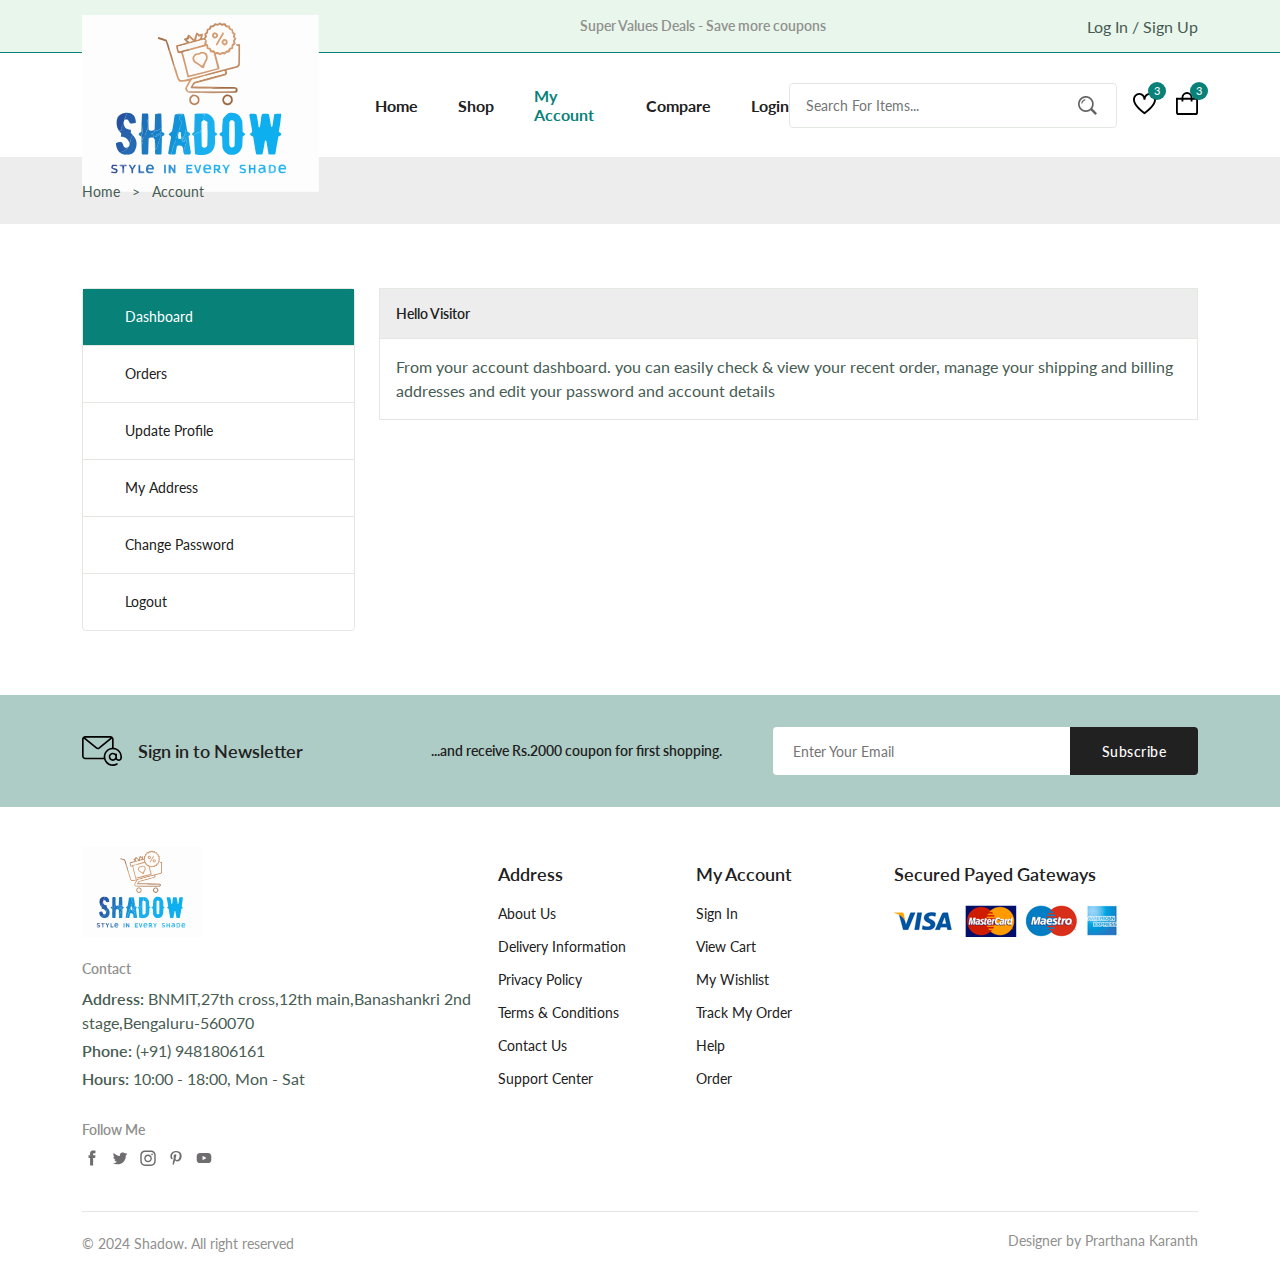
<file: Shadow ecommerce/Shadow ecommerce/accounts.html>
<!DOCTYPE html>
<html lang="en">
  <head>
    <meta charset="UTF-8" />
    <meta name="viewport" content="width=device-width, initial-scale=1.0" />

    <!--=============== FLATICON ===============-->
    <link
      rel="stylesheet"
      href="https://cdn-uicons.flaticon.com/2.0.0/uicons-regular-straight/css/uicons-regular-straight.css"
    />

    <!--=============== SWIPER CSS ===============-->
    <link
      rel="stylesheet"
      href="https://cdn.jsdelivr.net/npm/swiper@11/swiper-bundle.min.css"
    />

    <!--=============== CSS ===============-->
    <link rel="stylesheet" href="./assets/css/styles.css" />

    <title>Ecommerce Website</title>
  </head>
  <body>
    <!--=============== HEADER ===============-->
    <header class="header">
      <div class="header__top">
        <div class="header__container container">
          <div class="header__contact">
            <span>(+01) - 2345 - 6789</span>
            <span>Our location</span>
          </div>
          <p class="header__alert-news">
            Super Values Deals - Save more coupons
          </p>
          <a href="login-register.html" class="header__top-action">
            Log In / Sign Up
          </a>
        </div>
      </div>

      <nav class="nav container">
        <a href="index.html" class="nav__logo">
          <img
            class="nav__logo-img"
            src="assets/img/logo.svg"
            alt="website logo"
          />
        </a>
        <div class="nav__menu" id="nav-menu">
          <ul class="nav__list">
            <li class="nav__item">
              <a href="index.html" class="nav__link">Home</a>
            </li>
            <li class="nav__item">
              <a href="shop.html" class="nav__link">Shop</a>
            </li>
            <li class="nav__item">
              <a href="accounts.html" class="nav__link active-link"
                >My Account</a
              >
            </li>
            <li class="nav__item">
              <a href="compare.html" class="nav__link">Compare</a>
            </li>
            <li class="nav__item">
              <a href="login-register.html" class="nav__link">Login</a>
            </li>
          </ul>
          <div class="header__search">
            <input
              type="text"
              placeholder="Search For Items..."
              class="form__input"
            />
            <button class="search__btn">
              <img src="assets/img/search.png" alt="search icon" />
            </button>
          </div>
        </div>
        <div class="header__user-actions">
          <a href="wishlist.html" class="header__action-btn" title="Wishlist">
            <img src="assets/img/icon-heart.svg" alt="" />
            <span class="count">3</span>
          </a>
          <a href="cart.html" class="header__action-btn" title="Cart">
            <img src="assets/img/icon-cart.svg" alt="" />
            <span class="count">3</span>
          </a>
        </div>
      </nav>
    </header>

    <!--=============== MAIN ===============-->
    <main class="main">
      <!--=============== BREADCRUMB ===============-->
      <section class="breadcrumb">
        <ul class="breadcrumb__list flex container">
          <li><a href="index.html" class="breadcrumb__link">Home</a></li>
          <li><span class="breadcrumb__link">></span></li>
          <li><span class="breadcrumb__link">Account</span></li>
        </ul>
      </section>

      <!--=============== ACCOUNTS ===============-->
      <section class="accounts section--lg">
        <div class="accounts__container container grid">
          <div class="account__tabs">
            <p class="account__tab active-tab" data-target="#dashboard">
              <i class="fi fi-rs-settings-sliders"></i> Dashboard
            </p>
            <p class="account__tab" data-target="#orders">
              <i class="fi fi-rs-shopping-bag"></i> Orders
            </p>
            <p class="account__tab" data-target="#update-profile">
              <i class="fi fi-rs-user"></i> Update Profile
            </p>
            <p class="account__tab" data-target="#address">
              <i class="fi fi-rs-marker"></i> My Address
            </p>
            <p class="account__tab" data-target="#change-password">
              <i class="fi fi-rs-settings-sliders"></i> Change Password
            </p>
            <p class="account__tab"><i class="fi fi-rs-exit"></i> Logout</p>
          </div>
          <div class="tabs__content">
            <div class="tab__content active-tab" content id="dashboard">
              <h3 class="tab__header">Hello Visitor</h3>
              <div class="tab__body">
                <p class="tab__description">
                  From your account dashboard. you can easily check & view your
                  recent order, manage your shipping and billing addresses and
                  edit your password and account details
                </p>
              </div>
            </div>
            <div class="tab__content" content id="orders">
              <h3 class="tab__header">Your Orders</h3>
              <div class="tab__body">
                <table class="placed__order-table">
                  <thead>
                    <tr>
                      <th>Orders</th>
                      <th>Date</th>
                      <th>Status</th>
                      <th>Totals</th>
                      <th>Actions</th>
                    </tr>
                  </thead>
                  <tbody>
                    <tr>
                      <td>#1357</td>
                      <td>March 19, 2024</td>
                      <td>Processing</td>
                      <td>Rs.990.00</td>
                      <td><a href="#" class="view__order">View</a></td>
                    </tr>
                    <tr>
                      <td>#2468</td>
                      <td>June 29, 2024</td>
                      <td>Completed</td>
                      <td>Rs.890.00</td>
                      <td><a href="#" class="view__order">View</a></td>
                    </tr>
                    <tr>
                      <td>#2366</td>
                      <td>August 02, 2024</td>
                      <td>Completed</td>
                      <td>Rs.700.00/td>
                      <td><a href="#" class="view__order">View</a></td>
                    </tr>
                  </tbody>
                </table>
              </div>
            </div>
            <div class="tab__content" content id="update-profile">
              <h3 class="tab__header">Update Profile</h3>
              <div class="tab__body">
                <form class="form grid">
                  <input
                    type="text"
                    placeholder="Username"
                    class="form__input"
                  />
                  <div class="form__btn">
                    <button class="btn btn--md">Save</button>
                  </div>
                </form>
              </div>
            </div>
            <div class="tab__content" content id="address">
              <h3 class="tab__header">Shipping Address</h3>
              <div class="tab__body">
                <address class="address">
                  3522 Newbuildinghouse <br />
                 Jayanagar 4th block, <br />
                 
                  Bengalore-560078
                </address>
                <p class="city">India</p>
                <a href="#" class="edit">Edit</a>
              </div>
            </div>
            <div class="tab__content" content id="change-password">
              <h3 class="tab__header">Change Password</h3>
              <div class="tab__body">
                <form class="form grid">
                  <input
                    type="password"
                    placeholder="Current Password"
                    class="form__input"
                  />
                  <input
                    type="password"
                    placeholder="New Password"
                    class="form__input"
                  />
                  <input
                    type="password"
                    placeholder="Confirm Password"
                    class="form__input"
                  />
                  <div class="form__btn">
                    <button class="btn btn--md">Save</button>
                  </div>
                </form>
              </div>
            </div>
          </div>
        </div>
      </section>

      <!--=============== NEWSLETTER ===============-->
      <section class="newsletter section">
        <div class="newsletter__container container grid">
          <h3 class="newsletter__title flex">
            <img
              src="./assets/img/icon-email.svg"
              alt=""
              class="newsletter__icon"
            />
            Sign in to Newsletter
          </h3>
          <p class="newsletter__description">
            ...and receive Rs.2000 coupon for first shopping.
          </p>
          <form action="" class="newsletter__form">
            <input
              type="text"
              placeholder="Enter Your Email"
              class="newsletter__input"
            />
            <button type="submit" class="newsletter__btn">Subscribe</button>
          </form>
        </div>
      </section>
    </main>

    <!--=============== FOOTER ===============-->
    <footer class="footer container">
      <div class="footer__container grid">
        <div class="footer__content">
          <a href="index.html" class="footer__logo">
            <img src="./assets/img/logo.svg" alt="" class="footer__logo-img" />
          </a>
          <h4 class="footer__subtitle">Contact</h4>
          <p class="footer__description">
            <span>Address:</span> BNMIT,27th cross,12th main,Banashankri 2nd stage,Bengaluru-560070
          </p>
          <p class="footer__description">
            <span>Phone:</span> (+91) 9481806161
          </p>
          <p class="footer__description">
            <span>Hours:</span> 10:00 - 18:00, Mon - Sat
          </p>
          <div class="footer__social">
            <h4 class="footer__subtitle">Follow Me</h4>
            <div class="footer__links flex">
              <a href="#">
                <img
                  src="./assets/img/icon-facebook.svg"
                  alt=""
                  class="footer__social-icon"
                />
              </a>
              <a href="#">
                <img
                  src="./assets/img/icon-twitter.svg"
                  alt=""
                  class="footer__social-icon"
                />
              </a>
              <a href="#">
                <img
                  src="./assets/img/icon-instagram.svg"
                  alt=""
                  class="footer__social-icon"
                />
              </a>
              <a href="#">
                <img
                  src="./assets/img/icon-pinterest.svg"
                  alt=""
                  class="footer__social-icon"
                />
              </a>
              <a href="#">
                <img
                  src="./assets/img/icon-youtube.svg"
                  alt=""
                  class="footer__social-icon"
                />
              </a>
            </div>
          </div>
        </div>
        <div class="footer__content">
          <h3 class="footer__title">Address</h3>
          <ul class="footer__links">
            <li><a href="#" class="footer__link">About Us</a></li>
            <li><a href="#" class="footer__link">Delivery Information</a></li>
            <li><a href="#" class="footer__link">Privacy Policy</a></li>
            <li><a href="#" class="footer__link">Terms & Conditions</a></li>
            <li><a href="#" class="footer__link">Contact Us</a></li>
            <li><a href="#" class="footer__link">Support Center</a></li>
          </ul>
        </div>
        <div class="footer__content">
          <h3 class="footer__title">My Account</h3>
          <ul class="footer__links">
            <li><a href="#" class="footer__link">Sign In</a></li>
            <li><a href="#" class="footer__link">View Cart</a></li>
            <li><a href="#" class="footer__link">My Wishlist</a></li>
            <li><a href="#" class="footer__link">Track My Order</a></li>
            <li><a href="#" class="footer__link">Help</a></li>
            <li><a href="#" class="footer__link">Order</a></li>
          </ul>
        </div>
        <div class="footer__content">
          <h3 class="footer__title">Secured Payed Gateways</h3>
          <img
            src="./assets/img/payment-method.png"
            alt=""
            class="payment__img"
          />
        </div>
      </div>
      <div class="footer__bottom">
        <p class="copyright">&copy; 2024 Shadow. All right reserved</p>
        <span class="designer">Designer by Prarthana Karanth</span>
      </div>
    </footer>

    <!--=============== SWIPER JS ===============-->
    <script src="https://cdn.jsdelivr.net/npm/swiper@11/swiper-bundle.min.js"></script>

    <!--=============== MAIN JS ===============-->
    <script src="assets/js/main.js"></script>
  </body>
</html>
</file>
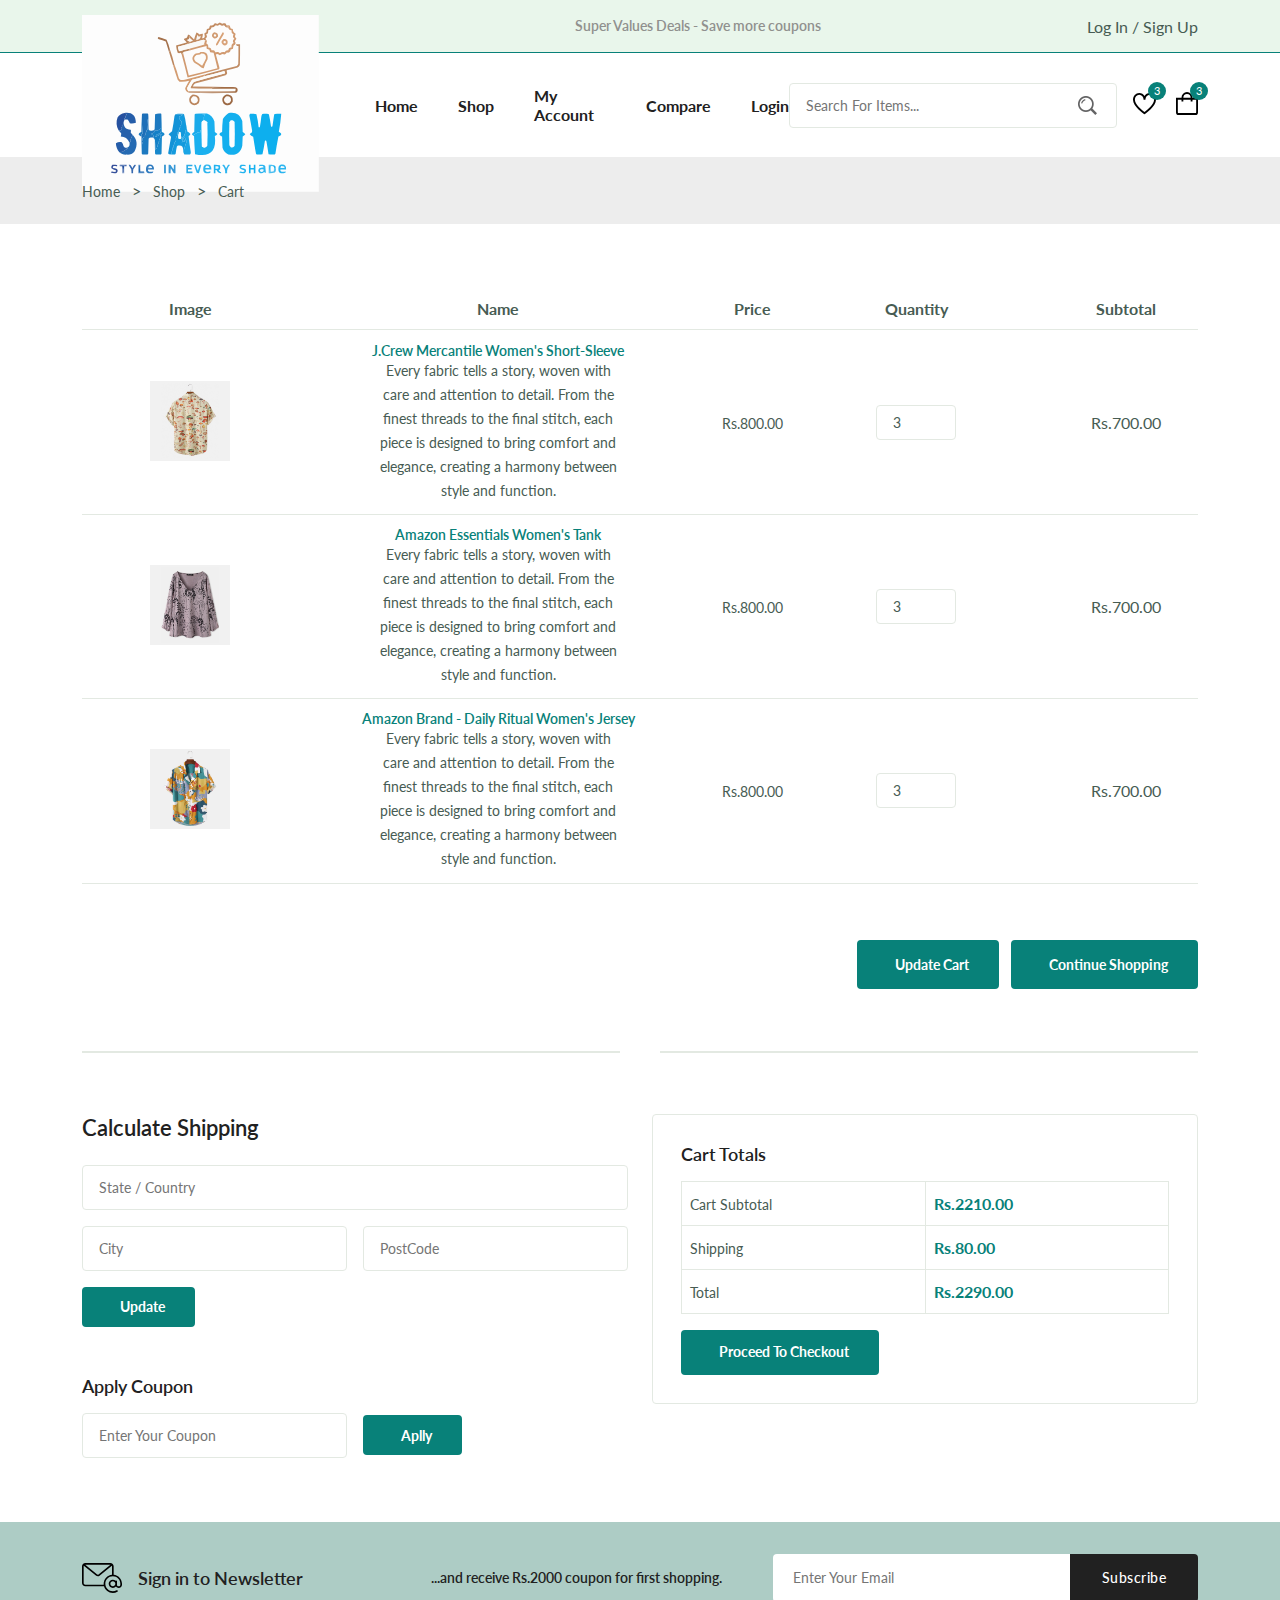
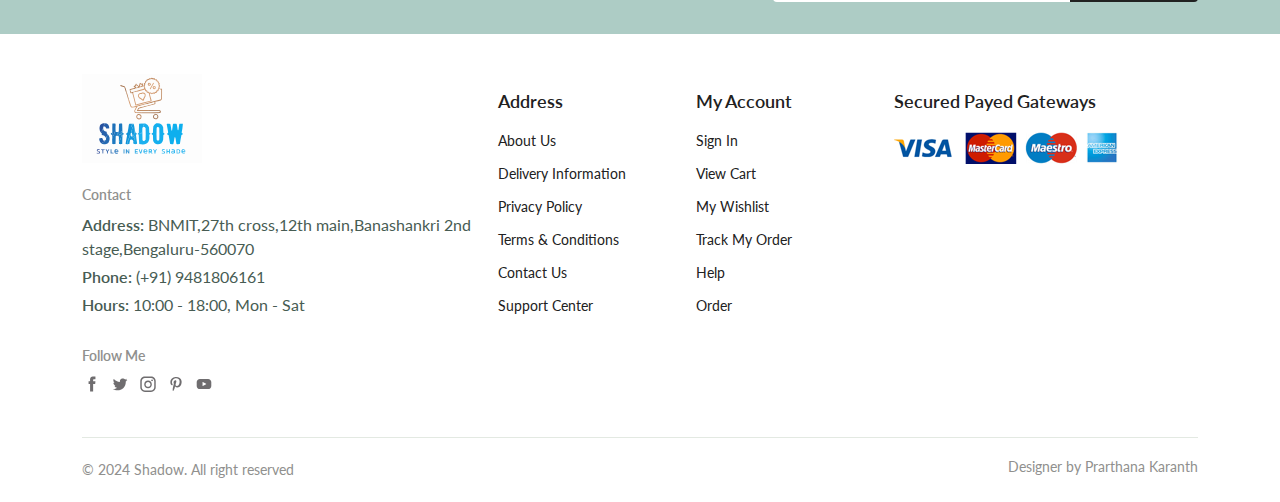
<file: Shadow ecommerce/Shadow ecommerce/cart.html>
<!DOCTYPE html>
<html lang="en">
  <head>
    <meta charset="UTF-8" />
    <meta name="viewport" content="width=device-width, initial-scale=1.0" />

    <!--=============== FLATICON ===============-->
    <link
      rel="stylesheet"
      href="https://cdn-uicons.flaticon.com/2.0.0/uicons-regular-straight/css/uicons-regular-straight.css"
    />

    <!--=============== SWIPER CSS ===============-->
    <link
      rel="stylesheet"
      href="https://cdn.jsdelivr.net/npm/swiper@11/swiper-bundle.min.css"
    />

    <!--=============== CSS ===============-->
    <link rel="stylesheet" href="./assets/css/styles.css" />

    <title>Ecommerce Website</title>
  </head>
  <body>
    <!--=============== HEADER ===============-->
    <header class="header">
      <div class="header__top">
        <div class="header__container container">
          <div class="header__contact">
            <span>(+91)9481806161</span>
            <span>Our location</span>
          </div>
          <p class="header__alert-news">
            Super Values Deals - Save more coupons
          </p>
          <a href="login-register.html" class="header__top-action">
            Log In / Sign Up
          </a>
        </div>
      </div>

      <nav class="nav container">
        <a href="index.html" class="nav__logo">
          <img
            class="nav__logo-img"
            src="assets/img/logo.svg"
            alt="website logo"
          />
        </a>
        <div class="nav__menu" id="nav-menu">
          <ul class="nav__list">
            <li class="nav__item">
              <a href="index.html" class="nav__link">Home</a>
            </li>
            <li class="nav__item">
              <a href="shop.html" class="nav__link">Shop</a>
            </li>
            <li class="nav__item">
              <a href="accounts.html" class="nav__link">My Account</a>
            </li>
            <li class="nav__item">
              <a href="compare.html" class="nav__link">Compare</a>
            </li>
            <li class="nav__item">
              <a href="login-register.html" class="nav__link">Login</a>
            </li>
          </ul>
          <div class="header__search">
            <input
              type="text"
              placeholder="Search For Items..."
              class="form__input"
            />
            <button class="search__btn">
              <img src="assets/img/search.png" alt="search icon" />
            </button>
          </div>
        </div>
        <div class="header__user-actions">
          <a href="wishlist.html" class="header__action-btn" title="Wishlist">
            <img src="assets/img/icon-heart.svg" alt="" />
            <span class="count">3</span>
          </a>
          <a href="cart.html" class="header__action-btn" title="Cart">
            <img src="assets/img/icon-cart.svg" alt="" />
            <span class="count">3</span>
          </a>
        </div>
      </nav>
    </header>

    <!--=============== MAIN ===============-->
    <main class="main">
      <!--=============== BREADCRUMB ===============-->
      <section class="breadcrumb">
        <ul class="breadcrumb__list flex container">
          <li><a href="index.html" class="breadcrumb__link">Home</a></li>
          <li><span class="breadcrumb__link"></span>></li>
          <li><span class="breadcrumb__link">Shop</span></li>
          <li><span class="breadcrumb__link"></span>></li>
          <li><span class="breadcrumb__link">Cart</span></li>
        </ul>
      </section>

      <!--=============== CART ===============-->
      <section class="cart section--lg container">
        <div class="table__container">
          <table class="table">
            <thead>
              <tr>
                <th>Image</th>
                <th>Name</th>
                <th>Price</th>
                <th>Quantity</th>
                <th>Subtotal</th>
                <th>Rename</th>
              </tr>
            </thead>
            <tbody>
              <tr>
                <td>
                  <img
                    src="./assets//img/product-1-2.jpg"
                    alt=""
                    class="table__img"
                  />
                </td>
                <td>
                  <h3 class="table__title">
                    J.Crew Mercantile Women's Short-Sleeve
                  </h3>
                  <p class="table__description">
                    Every fabric tells a story, woven with care and attention to detail. From the finest threads to the final 
                    stitch, each piece is designed to bring comfort and elegance, creating a harmony between style and function.
                  </p>
                </td>
                <td>
                  <span class="table__price">Rs.800.00</span>
                </td>
                <td><input type="number" value="3" class="quantity" /></td>
                <td><span class="subtotal">Rs.700.00</span></td>
                <td><i class="fi fi-rs-trash table__trash"></i></td>
              </tr>
              <tr>
                <td>
                  <img
                    src="./assets//img/product-7-1.jpg"
                    alt=""
                    class="table__img"
                  />
                </td>
                <td>
                  <h3 class="table__title">Amazon Essentials Women's Tank</h3>
                  <p class="table__description">
                    Every fabric tells a story, woven with care and attention to detail. From the finest threads to the final
                     stitch, each piece is designed to bring comfort and elegance, creating a harmony between style and function.
                  </p>
                </td>
                <td>
                  <span class="table__price">Rs.800.00</span>
                </td>
                <td><input type="number" value="3" class="quantity" /></td>
                <td><span class="subtotal">Rs.700.00</span></td>
                <td><i class="fi fi-rs-trash table__trash"></i></td>
              </tr>
              <tr>
                <td>
                  <img
                    src="./assets//img/product-2-1.jpg"
                    alt=""
                    class="table__img"
                  />
                </td>
                <td>
                  <h3 class="table__title">
                    Amazon Brand - Daily Ritual Women's Jersey
                  </h3>
                  <p class="table__description">
                    Every fabric tells a story, woven with care and attention to detail. From the finest threads to the final stitch,
                     each piece is designed to bring comfort and elegance, creating a harmony between style and function.
                  </p>
                </td>
                <td>
                  <span class="table__price">Rs.800.00</span>
                </td>
                <td><input type="number" value="3" class="quantity" /></td>
                <td><span class="subtotal">Rs.700.00</span></td>
                <td><i class="fi fi-rs-trash table__trash"></i></td>
              </tr>
            </tbody>
          </table>
        </div>

        <div class="cart__actions">
          <a href="#" class="btn flex btn__md">
            <i class="fi-rs-shuffle"></i> Update Cart
          </a>
          <a href="#" class="btn flex btn__md">
            <i class="fi-rs-shopping-bag"></i> Continue Shopping
          </a>
        </div>

        <div class="divider">
          <i class="fi fi-rs-fingerprint"></i>
        </div>

        <div class="cart__group grid">
          <div>
            <div class="cart__shippinp">
              <h3 class="section__title">Calculate Shipping</h3>
              <form action="" class="form grid">
                <input
                  type="text"
                  class="form__input"
                  placeholder="State / Country"
                />
                <div class="form__group grid">
                  <input type="text" class="form__input" placeholder="City" />
                  <input
                    type="text"
                    class="form__input"
                    placeholder="PostCode"
                  />
                </div>
                <div class="form__btn">
                  <button class="btn flex btn--sm">
                    <i class="fi-rs-shuffle"></i> Update
                  </button>
                </div>
              </form>
            </div>
            <div class="cart__coupon">
              <h3 class="section__title">Apply Coupon</h3>
              <form action="" class="coupon__form form grid">
                <div class="form__group grid">
                  <input
                    type="text"
                    class="form__input"
                    placeholder="Enter Your Coupon"
                  />
                  <div class="form__btn">
                    <button class="btn flex btn--sm">
                      <i class="fi-rs-label"></i> Aplly
                    </button>
                  </div>
                </div>
              </form>
            </div>
          </div>

          <div class="cart__total">
            <h3 class="section__title">Cart Totals</h3>
            <table class="cart__total-table">
                <tr>
                  <td><span class="cart__total-title">Cart Subtotal</span></td>
                  <td><span class="cart__total-price">Rs.2210.00</span></td>
                </tr>
                <tr>
                  <td><span class="cart__total-title">Shipping</span></td>
                  <td><span class="cart__total-price">Rs.80.00</span></td>
                </tr>
                <tr>
                  <td><span class="cart__total-title">Total</span></td>
                  <td><span class="cart__total-price">Rs.2290.00</span></td>
                </tr>
            </table>
            <a href="checkout.html" class="btn flex btn--md">
              <i class="fi fi-rs-box-alt"></i> Proceed To Checkout
            </a>
          </div>
        </div>
      </section>

      <!--=============== NEWSLETTER ===============-->
      <section class="newsletter section">
        <div class="newsletter__container container grid">
          <h3 class="newsletter__title flex">
            <img
              src="./assets/img/icon-email.svg"
              alt=""
              class="newsletter__icon"
            />
            Sign in to Newsletter
          </h3>
          <p class="newsletter__description">
            ...and receive Rs.2000 coupon for first shopping.
          </p>
          <form action="" class="newsletter__form">
            <input
              type="text"
              placeholder="Enter Your Email"
              class="newsletter__input"
            />
            <button type="submit" class="newsletter__btn">Subscribe</button>
          </form>
        </div>
      </section>
    </main>

    <!--=============== FOOTER ===============-->
    <footer class="footer container">
      <div class="footer__container grid">
        <div class="footer__content">
          <a href="index.html" class="footer__logo">
            <img src="./assets/img/logo.svg" alt="" class="footer__logo-img" />
          </a>
          <h4 class="footer__subtitle">Contact</h4>
          <p class="footer__description">
            <span>Address:</span> BNMIT,27th cross,12th main,Banashankri 2nd stage,Bengaluru-560070
          </p>
          <p class="footer__description">
            <span>Phone:</span> (+91) 9481806161
          </p>
          <p class="footer__description">
            <span>Hours:</span> 10:00 - 18:00, Mon - Sat
          </p>
          <div class="footer__social">
            <h4 class="footer__subtitle">Follow Me</h4>
            <div class="footer__links flex">
              <a href="#">
                <img
                  src="./assets/img/icon-facebook.svg"
                  alt=""
                  class="footer__social-icon"
                />
              </a>
              <a href="#">
                <img
                  src="./assets/img/icon-twitter.svg"
                  alt=""
                  class="footer__social-icon"
                />
              </a>
              <a href="#">
                <img
                  src="./assets/img/icon-instagram.svg"
                  alt=""
                  class="footer__social-icon"
                />
              </a>
              <a href="#">
                <img
                  src="./assets/img/icon-pinterest.svg"
                  alt=""
                  class="footer__social-icon"
                />
              </a>
              <a href="#">
                <img
                  src="./assets/img/icon-youtube.svg"
                  alt=""
                  class="footer__social-icon"
                />
              </a>
            </div>
          </div>
        </div>
        <div class="footer__content">
          <h3 class="footer__title">Address</h3>
          <ul class="footer__links">
            <li><a href="#" class="footer__link">About Us</a></li>
            <li><a href="#" class="footer__link">Delivery Information</a></li>
            <li><a href="#" class="footer__link">Privacy Policy</a></li>
            <li><a href="#" class="footer__link">Terms & Conditions</a></li>
            <li><a href="#" class="footer__link">Contact Us</a></li>
            <li><a href="#" class="footer__link">Support Center</a></li>
          </ul>
        </div>
        <div class="footer__content">
          <h3 class="footer__title">My Account</h3>
          <ul class="footer__links">
            <li><a href="#" class="footer__link">Sign In</a></li>
            <li><a href="#" class="footer__link">View Cart</a></li>
            <li><a href="#" class="footer__link">My Wishlist</a></li>
            <li><a href="#" class="footer__link">Track My Order</a></li>
            <li><a href="#" class="footer__link">Help</a></li>
            <li><a href="#" class="footer__link">Order</a></li>
          </ul>
        </div>
        <div class="footer__content">
          <h3 class="footer__title">Secured Payed Gateways</h3>
          <img
            src="./assets/img/payment-method.png"
            alt=""
            class="payment__img"
          />
        </div>
      </div>
      <div class="footer__bottom">
        <p class="copyright">&copy; 2024 Shadow. All right reserved</p>
        <span class="designer">Designer by Prarthana Karanth</span>
      </div>
    </footer>

    <!--=============== SWIPER JS ===============-->
    <script src="https://cdn.jsdelivr.net/npm/swiper@11/swiper-bundle.min.js"></script>

    <!--=============== MAIN JS ===============-->
    <script src="assets/js/main.js"></script>
  </body>
</html>
</file>
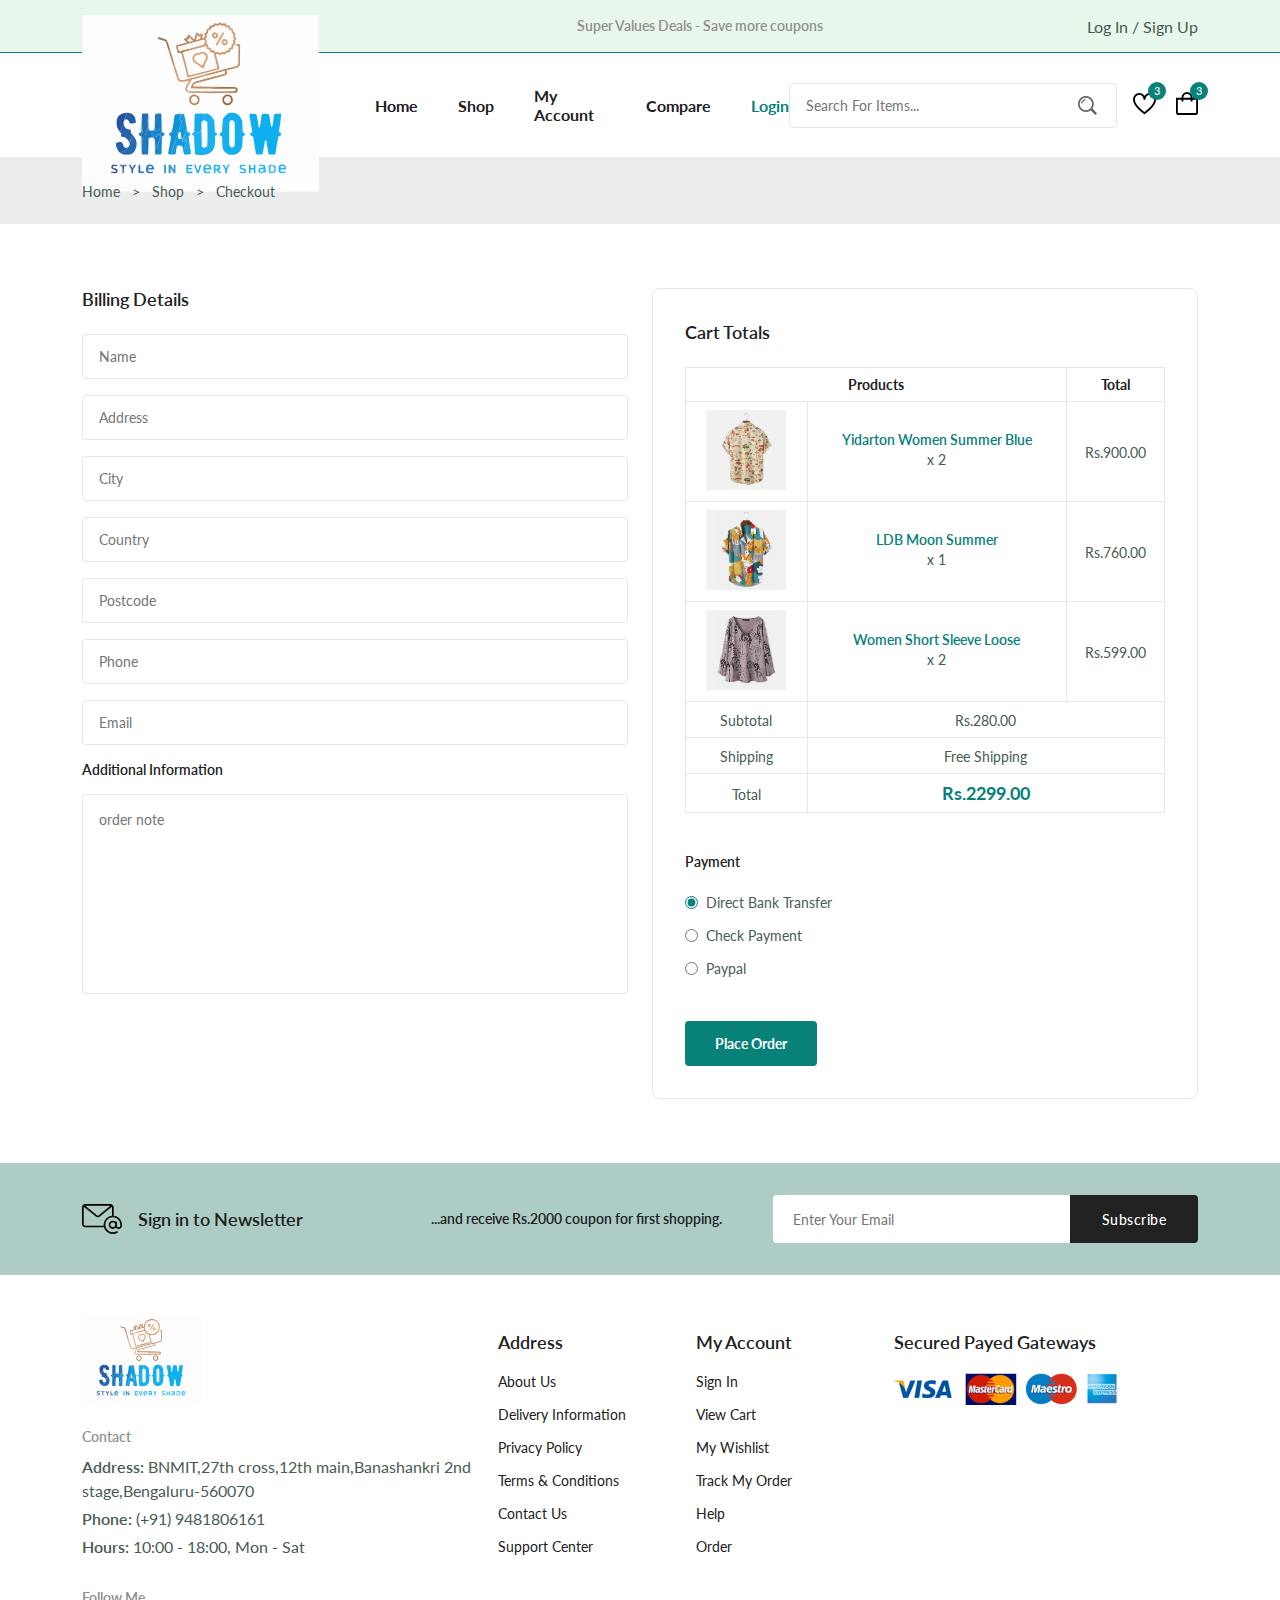
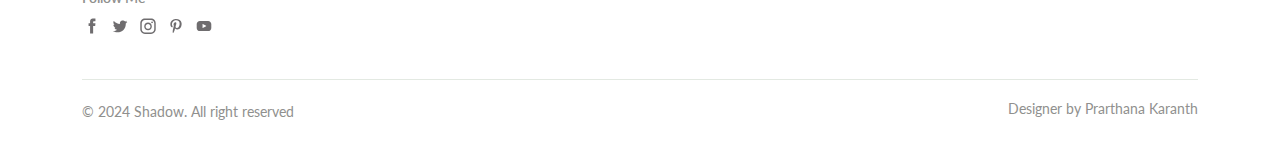
<file: Shadow ecommerce/Shadow ecommerce/checkout.html>
<!DOCTYPE html>
<html lang="en">
  <head>
    <meta charset="UTF-8" />
    <meta name="viewport" content="width=device-width, initial-scale=1.0" />

    <!--=============== FLATICON ===============-->
    <link
      rel="stylesheet"
      href="https://cdn-uicons.flaticon.com/2.0.0/uicons-regular-straight/css/uicons-regular-straight.css"
    />

    <!--=============== SWIPER CSS ===============-->
    <link
      rel="stylesheet"
      href="https://cdn.jsdelivr.net/npm/swiper@11/swiper-bundle.min.css"
    />

    <!--=============== CSS ===============-->
    <link rel="stylesheet" href="./assets/css/styles.css" />

    <title>Ecommerce Website</title>
  </head>
  <body>
    <!--=============== HEADER ===============-->
    <header class="header">
      <div class="header__top">
        <div class="header__container container">
          <div class="header__contact">
            <span>(+91) 9481806161</span>
            <span>Our location</span>
          </div>
          <p class="header__alert-news">
            Super Values Deals - Save more coupons
          </p>
          <a href="login-register.html" class="header__top-action">
            Log In / Sign Up
          </a>
        </div>
      </div>

      <nav class="nav container">
        <a href="index.html" class="nav__logo">
          <img
            class="nav__logo-img"
            src="assets/img/logo.svg"
            alt="website logo"
          />
        </a>
        <div class="nav__menu" id="nav-menu">
          <ul class="nav__list">
            <li class="nav__item">
              <a href="index.html" class="nav__link">Home</a>
            </li>
            <li class="nav__item">
              <a href="shop.html" class="nav__link">Shop</a>
            </li>
            <li class="nav__item">
              <a href="accounts.html" class="nav__link">My Account</a>
            </li>
            <li class="nav__item">
              <a href="compare.html" class="nav__link">Compare</a>
            </li>
            <li class="nav__item">
              <a href="login-register.html" class="nav__link active-link"
                >Login</a
              >
            </li>
          </ul>
          <div class="header__search">
            <input
              type="text"
              placeholder="Search For Items..."
              class="form__input"
            />
            <button class="search__btn">
              <img src="assets/img/search.png" alt="search icon" />
            </button>
          </div>
        </div>
        <div class="header__user-actions">
          <a href="wishlist.html" class="header__action-btn" title="Wishlist">
            <img src="assets/img/icon-heart.svg" alt="" />
            <span class="count">3</span>
          </a>
          <a href="cart.html" class="header__action-btn" title="Cart">
            <img src="assets/img/icon-cart.svg" alt="" />
            <span class="count">3</span>
          </a>
        </div>
      </nav>
    </header>

    <!--=============== MAIN ===============-->
    <main class="main">
      <!--=============== BREADCRUMB ===============-->
      <section class="breadcrumb">
        <ul class="breadcrumb__list flex container">
          <li><a href="index.html" class="breadcrumb__link">Home</a></li>
          <li><span class="breadcrumb__link">></span></li>
          <li><span class="breadcrumb__link">Shop</span></li>
          <li><span class="breadcrumb__link">></span></li>
          <li><span class="breadcrumb__link">Checkout</span></li>
        </ul>
      </section>

      <!--=============== CHECKOUT ===============-->
      <section class="checkout section--lg">
        <div class="checkout__container container grid">
          <div class="checkout__group">
            <h3 class="section__title">Billing Details</h3>
            <form class="form grid">
              <input type="text" placeholder="Name" class="form__input" />
              <input type="text" placeholder="Address" class="form__input" />
              <input type="text" placeholder="City" class="form__input" />
              <input type="text" placeholder="Country" class="form__input" />
              <input type="text" placeholder="Postcode" class="form__input" />
              <input type="text" placeholder="Phone" class="form__input" />
              <input type="email" placeholder="Email" class="form__input" />
              <h3 class="checkout__title">Additional Information</h3>
              <textarea
                name=""
                placeholder="order note"
                class="form__input textarea"
              ></textarea>
            </form>
          </div>
          <div class="checkout__group">
            <h3 class="section__title">Cart Totals</h3>
            <table class="order__table">
              <thead>
                <tr>
                  <th colspan="2">Products</th>
                  <th>Total</th>
                </tr>
              </thead>

              <tbody>
                <tr>
                  <td>
                    <img
                      src="./assets/img/product-1-2.jpg"
                      alt=""
                      class="order__img"
                    />
                  </td>
                  <td>
                    <h3 class="table__title">Yidarton Women Summer Blue</h3>
                    <p class="table__quantity">x 2</p>
                  </td>
                  <td><span class="table__price">Rs.900.00</span></td>
                </tr>
                <tr>
                  <td>
                    <img
                      src="./assets/img/product-2-1.jpg"
                      alt=""
                      class="order__img"
                    />
                  </td>
                  <td>
                    <h3 class="table__title">LDB Moon Summer</h3>
                    <p class="table__quantity">x 1</p>
                  </td>
                  <td><span class="table__price">Rs.760.00</span></td>
                </tr>
                <tr>
                  <td>
                    <img
                      src="./assets/img/product-7-1.jpg"
                      alt=""
                      class="order__img"
                    />
                  </td>
                  <td>
                    <h3 class="table__title">Women Short Sleeve Loose</h3>
                    <p class="table__quantity">x 2</p>
                  </td>
                  <td><span class="table__price">Rs.599.00</span></td>
                </tr>
                <tr>
                  <td><span class="order__subtitle">Subtotal</span></td>
                  <td colspan="2"><span class="table__price">Rs.280.00</span></td>
                </tr>
                <tr>
                  <td><span class="order__subtitle">Shipping</span></td>
                  <td colspan="2">
                    <span class="table__price">Free Shipping</span>
                  </td>
                </tr>
                <tr>
                  <td><span class="order__subtitle">Total</span></td>
                  <td colspan="2">
                    <span class="order__grand-total">Rs.2299.00</span>
                  </td>
                </tr>
              </tbody>
            </table>
            <div class="payment__methods">
              <h3 class="checkout__title payment__title">Payment</h3>
              <div class="payment__option flex">
                <input
                  type="radio"
                  name="radio"
                  id="l1"
                  checked
                  class="payment__input"
                />
                <label for="l1" class="payment__label"
                  >Direct Bank Transfer</label
                >
              </div>
              <div class="payment__option flex">
                <input
                  type="radio"
                  name="radio"
                  id="l2"
                  class="payment__input"
                />
                <label for="l2" class="payment__label">Check Payment</label>
              </div>
              <div class="payment__option flex">
                <input
                  type="radio"
                  name="radio"
                  id="l3"
                  class="payment__input"
                />
                <label for="l3" class="payment__label">Paypal</label>
              </div>
            </div>
            <button class="btn btn--md">Place Order</button>
          </div>
        </div>
      </section>

      <!--=============== NEWSLETTER ===============-->
      <section class="newsletter section">
        <div class="newsletter__container container grid">
          <h3 class="newsletter__title flex">
            <img
              src="./assets/img/icon-email.svg"
              alt=""
              class="newsletter__icon"
            />
            Sign in to Newsletter
          </h3>
          <p class="newsletter__description">
            ...and receive Rs.2000 coupon for first shopping.
          </p>
          <form action="" class="newsletter__form">
            <input
              type="text"
              placeholder="Enter Your Email"
              class="newsletter__input"
            />
            <button type="submit" class="newsletter__btn">Subscribe</button>
          </form>
        </div>
      </section>
    </main>

    <!--=============== FOOTER ===============-->
    <footer class="footer container">
      <div class="footer__container grid">
        <div class="footer__content">
          <a href="index.html" class="footer__logo">
            <img src="./assets/img/logo.svg" alt="" class="footer__logo-img" />
          </a>
          <h4 class="footer__subtitle">Contact</h4>
          <p class="footer__description">
            <span>Address:</span> BNMIT,27th cross,12th main,Banashankri 2nd stage,Bengaluru-560070
          </p>
          <p class="footer__description">
            <span>Phone:</span> (+91) 9481806161
          </p>
          <p class="footer__description">
            <span>Hours:</span> 10:00 - 18:00, Mon - Sat
          </p>
          <div class="footer__social">
            <h4 class="footer__subtitle">Follow Me</h4>
            <div class="footer__links flex">
              <a href="#">
                <img
                  src="./assets/img/icon-facebook.svg"
                  alt=""
                  class="footer__social-icon"
                />
              </a>
              <a href="#">
                <img
                  src="./assets/img/icon-twitter.svg"
                  alt=""
                  class="footer__social-icon"
                />
              </a>
              <a href="#">
                <img
                  src="./assets/img/icon-instagram.svg"
                  alt=""
                  class="footer__social-icon"
                />
              </a>
              <a href="#">
                <img
                  src="./assets/img/icon-pinterest.svg"
                  alt=""
                  class="footer__social-icon"
                />
              </a>
              <a href="#">
                <img
                  src="./assets/img/icon-youtube.svg"
                  alt=""
                  class="footer__social-icon"
                />
              </a>
            </div>
          </div>
        </div>
        <div class="footer__content">
          <h3 class="footer__title">Address</h3>
          <ul class="footer__links">
            <li><a href="#" class="footer__link">About Us</a></li>
            <li><a href="#" class="footer__link">Delivery Information</a></li>
            <li><a href="#" class="footer__link">Privacy Policy</a></li>
            <li><a href="#" class="footer__link">Terms & Conditions</a></li>
            <li><a href="#" class="footer__link">Contact Us</a></li>
            <li><a href="#" class="footer__link">Support Center</a></li>
          </ul>
        </div>
        <div class="footer__content">
          <h3 class="footer__title">My Account</h3>
          <ul class="footer__links">
            <li><a href="#" class="footer__link">Sign In</a></li>
            <li><a href="#" class="footer__link">View Cart</a></li>
            <li><a href="#" class="footer__link">My Wishlist</a></li>
            <li><a href="#" class="footer__link">Track My Order</a></li>
            <li><a href="#" class="footer__link">Help</a></li>
            <li><a href="#" class="footer__link">Order</a></li>
          </ul>
        </div>
        <div class="footer__content">
          <h3 class="footer__title">Secured Payed Gateways</h3>
          <img
            src="./assets/img/payment-method.png"
            alt=""
            class="payment__img"
          />
        </div>
      </div>
      <div class="footer__bottom">
        <p class="copyright">&copy; 2024 Shadow. All right reserved</p>
        <span class="designer">Designer by Prarthana Karanth</span>
      </div>
    </footer>

    <!--=============== SWIPER JS ===============-->
    <script src="https://cdn.jsdelivr.net/npm/swiper@11/swiper-bundle.min.js"></script>

    <!--=============== MAIN JS ===============-->
    <script src="assets/js/main.js"></script>
  </body>
</html>
</file>
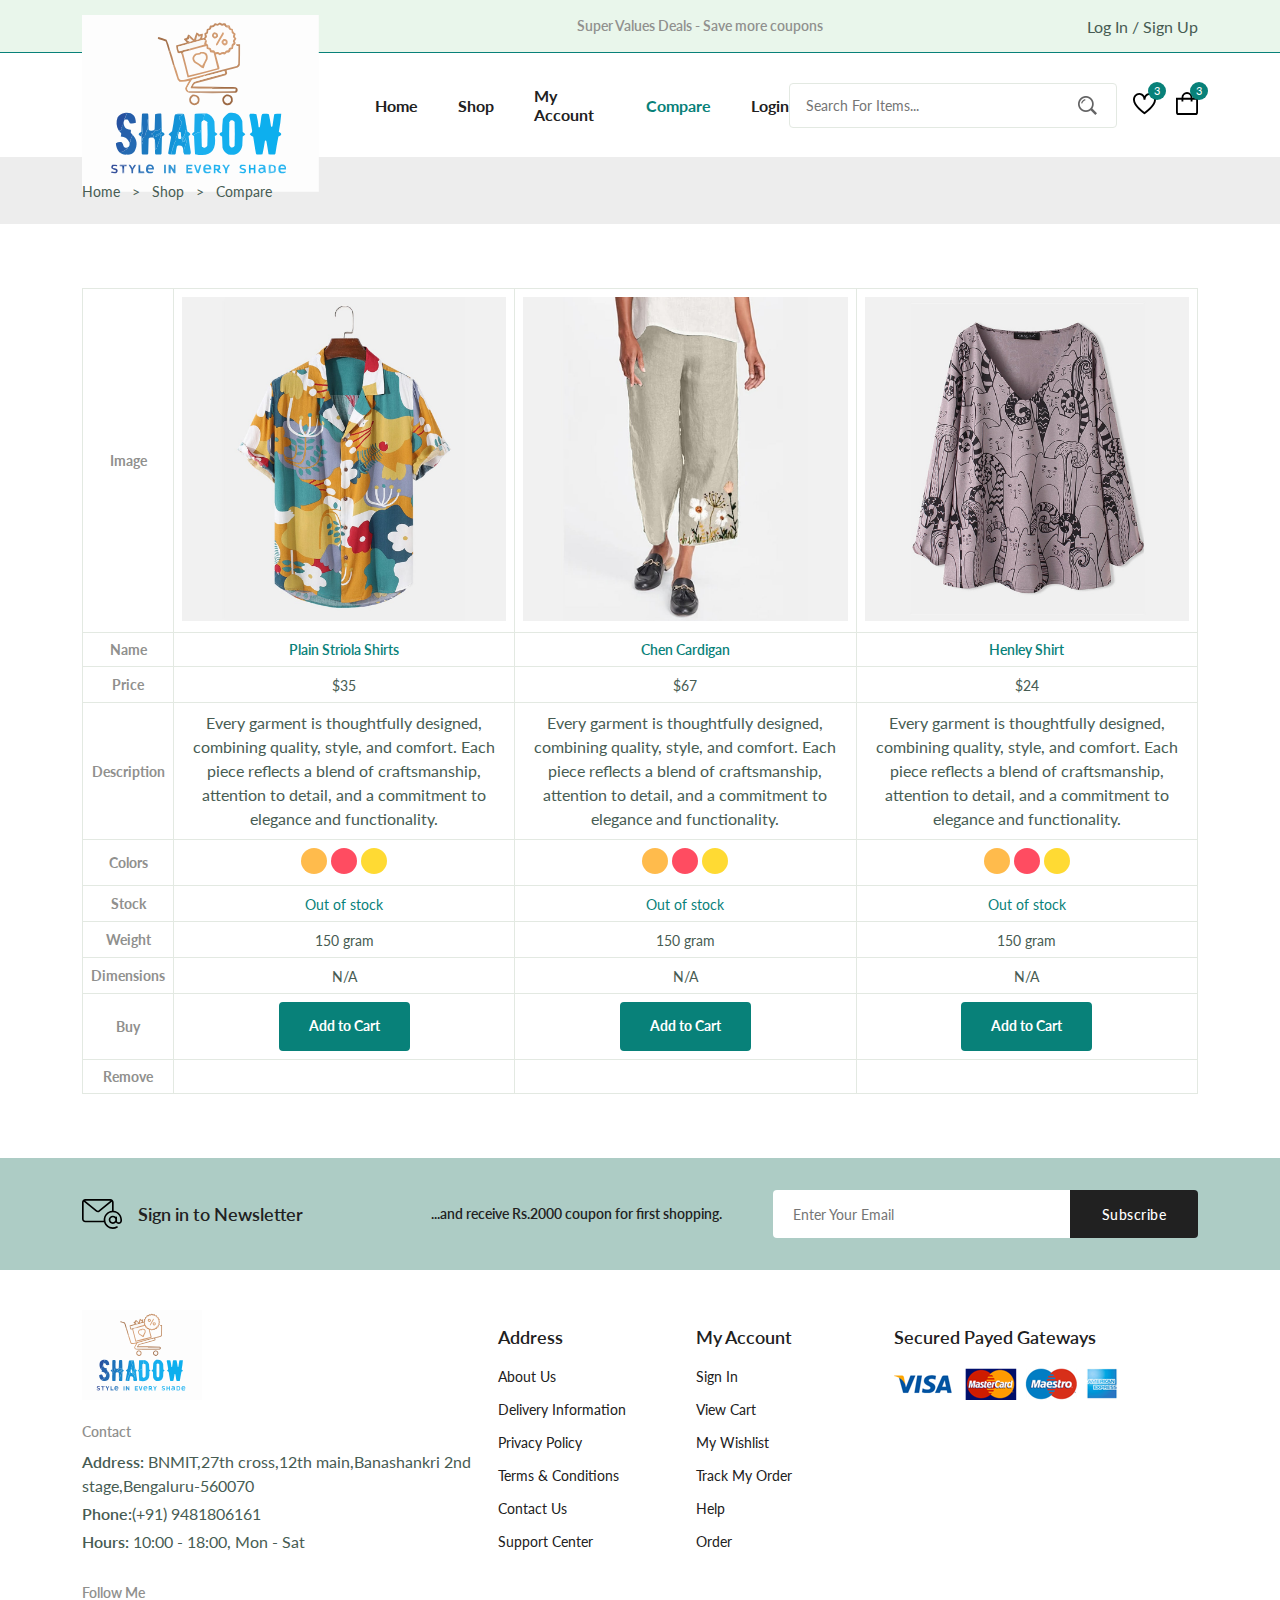
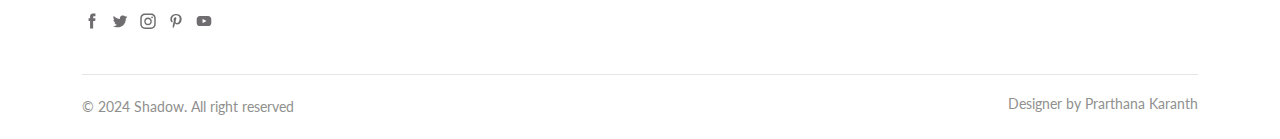
<file: Shadow ecommerce/Shadow ecommerce/compare.html>
<!DOCTYPE html>
<html lang="en">
  <head>
    <meta charset="UTF-8" />
    <meta name="viewport" content="width=device-width, initial-scale=1.0" />

    <!--=============== FLATICON ===============-->
    <link
      rel="stylesheet"
      href="https://cdn-uicons.flaticon.com/2.0.0/uicons-regular-straight/css/uicons-regular-straight.css"
    />

    <!--=============== SWIPER CSS ===============-->
    <link
      rel="stylesheet"
      href="https://cdn.jsdelivr.net/npm/swiper@11/swiper-bundle.min.css"
    />

    <!--=============== CSS ===============-->
    <link rel="stylesheet" href="./assets/css/styles.css" />

    <title>Ecommerce Website</title>
  </head>
  <body>
    <!--=============== HEADER ===============-->
    <header class="header">
      <div class="header__top">
        <div class="header__container container">
          <div class="header__contact">
            <span>(+91) 9481806161</span>
            <span>Our location</span>
          </div>
          <p class="header__alert-news">
            Super Values Deals - Save more coupons
          </p>
          <a href="login-register.html" class="header__top-action">
            Log In / Sign Up
          </a>
        </div>
      </div>

      <nav class="nav container">
        <a href="index.html" class="nav__logo">
          <img
            class="nav__logo-img"
            src="assets/img/logo.svg"
            alt="website logo"
          />
        </a>
        <div class="nav__menu" id="nav-menu">
          <ul class="nav__list">
            <li class="nav__item">
              <a href="index.html" class="nav__link">Home</a>
            </li>
            <li class="nav__item">
              <a href="shop.html" class="nav__link">Shop</a>
            </li>
            <li class="nav__item">
              <a href="accounts.html" class="nav__link">My Account</a>
            </li>
            <li class="nav__item">
              <a href="compare.html" class="nav__link active-link">Compare</a>
            </li>
            <li class="nav__item">
              <a href="login-register.html" class="nav__link"
                >Login</a
              >
            </li>
          </ul>
          <div class="header__search">
            <input
              type="text"
              placeholder="Search For Items..."
              class="form__input"
            />
            <button class="search__btn">
              <img src="assets/img/search.png" alt="search icon" />
            </button>
          </div>
        </div>
        <div class="header__user-actions">
          <a href="wishlist.html" class="header__action-btn" title="Wishlist">
            <img src="assets/img/icon-heart.svg" alt="" />
            <span class="count">3</span>
          </a>
          <a href="cart.html" class="header__action-btn" title="Cart">
            <img src="assets/img/icon-cart.svg" alt="" />
            <span class="count">3</span>
          </a>
        </div>
      </nav>
    </header>

    <!--=============== MAIN ===============-->
    <main class="main">
      <!--=============== BREADCRUMB ===============-->
      <section class="breadcrumb">
        <ul class="breadcrumb__list flex container">
          <li><a href="index.html" class="breadcrumb__link">Home</a></li>
          <li><span class="breadcrumb__link">></span></li>
          <li><span class="breadcrumb__link">Shop</span></li>
          <li><span class="breadcrumb__link">></span></li>
          <li><span class="breadcrumb__link">Compare</span></li>
        </ul>
      </section>

      <!--=============== COMPARE ===============-->
      <section class="compare container section--lg">
        <table class="compare__table">
          <tr>
            <th>Image</th>
            <td>
              <img
                src="./assets/img/product-2-1.jpg"
                alt=""
                class="compare__img"
              />
            </td>
            <td>
              <img
                src="./assets/img/product-4-1.jpg"
                alt=""
                class="compare__img"
              />
            </td>
            <td>
              <img
                src="./assets/img/product-7-1.jpg"
                alt=""
                class="compare__img"
              />
            </td>
          </tr>
          <tr>
            <th>Name</th>
            <td><h3 class="table__title">Plain Striola Shirts</h3></td>
            <td><h3 class="table__title">Chen Cardigan</h3></td>
            <td><h3 class="table__title">Henley Shirt</h3></td>
          </tr>
          <tr>
            <th>Price</th>
            <td><span class="table__price">$35</span></td>
            <td><span class="table__price">$67</span></td>
            <td><span class="table__price">$24</span></td>
          </tr>
          <tr>
            <th>Description</th>
            <td>
              <p>
                Every garment is thoughtfully designed, combining quality, style, and comfort. Each piece reflects 
                a blend of craftsmanship, attention to detail, and a commitment to elegance and functionality.
              </p>
            </td>
            <td>
              <p>
                Every garment is thoughtfully designed, combining quality, style, and comfort. Each piece reflects a blend 
                of craftsmanship, attention to detail, and a commitment to elegance and functionality.
              </p>
            </td>
            <td>
              <p>
                Every garment is thoughtfully designed, combining quality, style, and comfort. Each piece reflects a blend 
                of craftsmanship, attention to detail, and a commitment to elegance and functionality.
              </p>
            </td>
          </tr>
          <tr>
            <th>Colors</th>
            <td>
              <ul class="color__list compare__colors">
                <li>
                  <a
                    href="#"
                    class="color__link"
                    style="background-color: hsl(37, 100%, 65%)"
                  ></a>
                </li>
                <li>
                  <a
                    href="#"
                    class="color__link"
                    style="background-color: hsl(353, 100%, 65%)"
                  ></a>
                </li>
                <li>
                  <a
                    href="#"
                    class="color__link"
                    style="background-color: hsl(49, 100%, 60%)"
                  ></a>
                </li>
              </ul>
            </td>
            <td>
              <ul class="color__list compare__colors">
                <li>
                  <a
                    href="#"
                    class="color__link"
                    style="background-color: hsl(37, 100%, 65%)"
                  ></a>
                </li>
                <li>
                  <a
                    href="#"
                    class="color__link"
                    style="background-color: hsl(353, 100%, 65%)"
                  ></a>
                </li>
                <li>
                  <a
                    href="#"
                    class="color__link"
                    style="background-color: hsl(49, 100%, 60%)"
                  ></a>
                </li>
              </ul>
            </td>
            <td>
              <ul class="color__list compare__colors">
                <li>
                  <a
                    href="#"
                    class="color__link"
                    style="background-color: hsl(37, 100%, 65%)"
                  ></a>
                </li>
                <li>
                  <a
                    href="#"
                    class="color__link"
                    style="background-color: hsl(353, 100%, 65%)"
                  ></a>
                </li>
                <li>
                  <a
                    href="#"
                    class="color__link"
                    style="background-color: hsl(49, 100%, 60%)"
                  ></a>
                </li>
              </ul>
            </td>
          </tr>
          <tr>
            <th>Stock</th>
            <td><span class="table__stock">Out of stock</span></td>
            <td><span class="table__stock">Out of stock</span></td>
            <td><span class="table__stock">Out of stock</span></td>
          </tr>
          <tr>
            <th>Weight</th>
            <td><span class="table__weight">150 gram</span></td>
            <td><span class="table__weight">150 gram</span></td>
            <td><span class="table__weight">150 gram</span></td>
          </tr>
          <tr>
            <th>Dimensions</th>
            <td><span class="table__dimension">N/A</span></td>
            <td><span class="table__dimension">N/A</span></td>
            <td><span class="table__dimension">N/A</span></td>
          </tr>
          <tr>
            <th>Buy</th>
            <td><a href="#" class="btn btm--sm">Add to Cart</a></td>
            <td><a href="#" class="btn btm--sm">Add to Cart</a></td>
            <td><a href="#" class="btn btm--sm">Add to Cart</a></td>
          </tr>
          <tr>
            <th>Remove</th>
            <td><i class="fi fi-rs-trash table__trash"></i></td>
            <td><i class="fi fi-rs-trash table__trash"></i></td>
            <td><i class="fi fi-rs-trash table__trash"></i></td>
          </tr>
        </table>
      </section>

      <!--=============== NEWSLETTER ===============-->
      <section class="newsletter section">
        <div class="newsletter__container container grid">
          <h3 class="newsletter__title flex">
            <img
              src="./assets/img/icon-email.svg"
              alt=""
              class="newsletter__icon"
            />
            Sign in to Newsletter
          </h3>
          <p class="newsletter__description">
            ...and receive Rs.2000 coupon for first shopping.
          </p>
          <form action="" class="newsletter__form">
            <input
              type="text"
              placeholder="Enter Your Email"
              class="newsletter__input"
            />
            <button type="submit" class="newsletter__btn">Subscribe</button>
          </form>
        </div>
      </section>
    </main>

    <!--=============== FOOTER ===============-->
    <footer class="footer container">
      <div class="footer__container grid">
        <div class="footer__content">
          <a href="index.html" class="footer__logo">
            <img src="./assets/img/logo.svg" alt="" class="footer__logo-img" />
          </a>
          <h4 class="footer__subtitle">Contact</h4>
          <p class="footer__description">
            <span>Address:</span> BNMIT,27th cross,12th main,Banashankri 2nd stage,Bengaluru-560070
          </p>
          <p class="footer__description">
            <span>Phone:</span>(+91) 9481806161
          </p>
          <p class="footer__description">
            <span>Hours:</span> 10:00 - 18:00, Mon - Sat
          </p>
          <div class="footer__social">
            <h4 class="footer__subtitle">Follow Me</h4>
            <div class="footer__links flex">
              <a href="#">
                <img
                  src="./assets/img/icon-facebook.svg"
                  alt=""
                  class="footer__social-icon"
                />
              </a>
              <a href="#">
                <img
                  src="./assets/img/icon-twitter.svg"
                  alt=""
                  class="footer__social-icon"
                />
              </a>
              <a href="#">
                <img
                  src="./assets/img/icon-instagram.svg"
                  alt=""
                  class="footer__social-icon"
                />
              </a>
              <a href="#">
                <img
                  src="./assets/img/icon-pinterest.svg"
                  alt=""
                  class="footer__social-icon"
                />
              </a>
              <a href="#">
                <img
                  src="./assets/img/icon-youtube.svg"
                  alt=""
                  class="footer__social-icon"
                />
              </a>
            </div>
          </div>
        </div>
        <div class="footer__content">
          <h3 class="footer__title">Address</h3>
          <ul class="footer__links">
            <li><a href="#" class="footer__link">About Us</a></li>
            <li><a href="#" class="footer__link">Delivery Information</a></li>
            <li><a href="#" class="footer__link">Privacy Policy</a></li>
            <li><a href="#" class="footer__link">Terms & Conditions</a></li>
            <li><a href="#" class="footer__link">Contact Us</a></li>
            <li><a href="#" class="footer__link">Support Center</a></li>
          </ul>
        </div>
        <div class="footer__content">
          <h3 class="footer__title">My Account</h3>
          <ul class="footer__links">
            <li><a href="#" class="footer__link">Sign In</a></li>
            <li><a href="#" class="footer__link">View Cart</a></li>
            <li><a href="#" class="footer__link">My Wishlist</a></li>
            <li><a href="#" class="footer__link">Track My Order</a></li>
            <li><a href="#" class="footer__link">Help</a></li>
            <li><a href="#" class="footer__link">Order</a></li>
          </ul>
        </div>
        <div class="footer__content">
          <h3 class="footer__title">Secured Payed Gateways</h3>
          <img
            src="./assets/img/payment-method.png"
            alt=""
            class="payment__img"
          />
        </div>
      </div>
      <div class="footer__bottom">
        <p class="copyright">&copy; 2024 Shadow. All right reserved</p>
        <span class="designer">Designer by Prarthana Karanth</span>
      </div>
    </footer>

    <!--=============== SWIPER JS ===============-->
    <script src="https://cdn.jsdelivr.net/npm/swiper@11/swiper-bundle.min.js"></script>

    <!--=============== MAIN JS ===============-->
    <script src="assets/js/main.js"></script>
  </body>
</html>
</file>
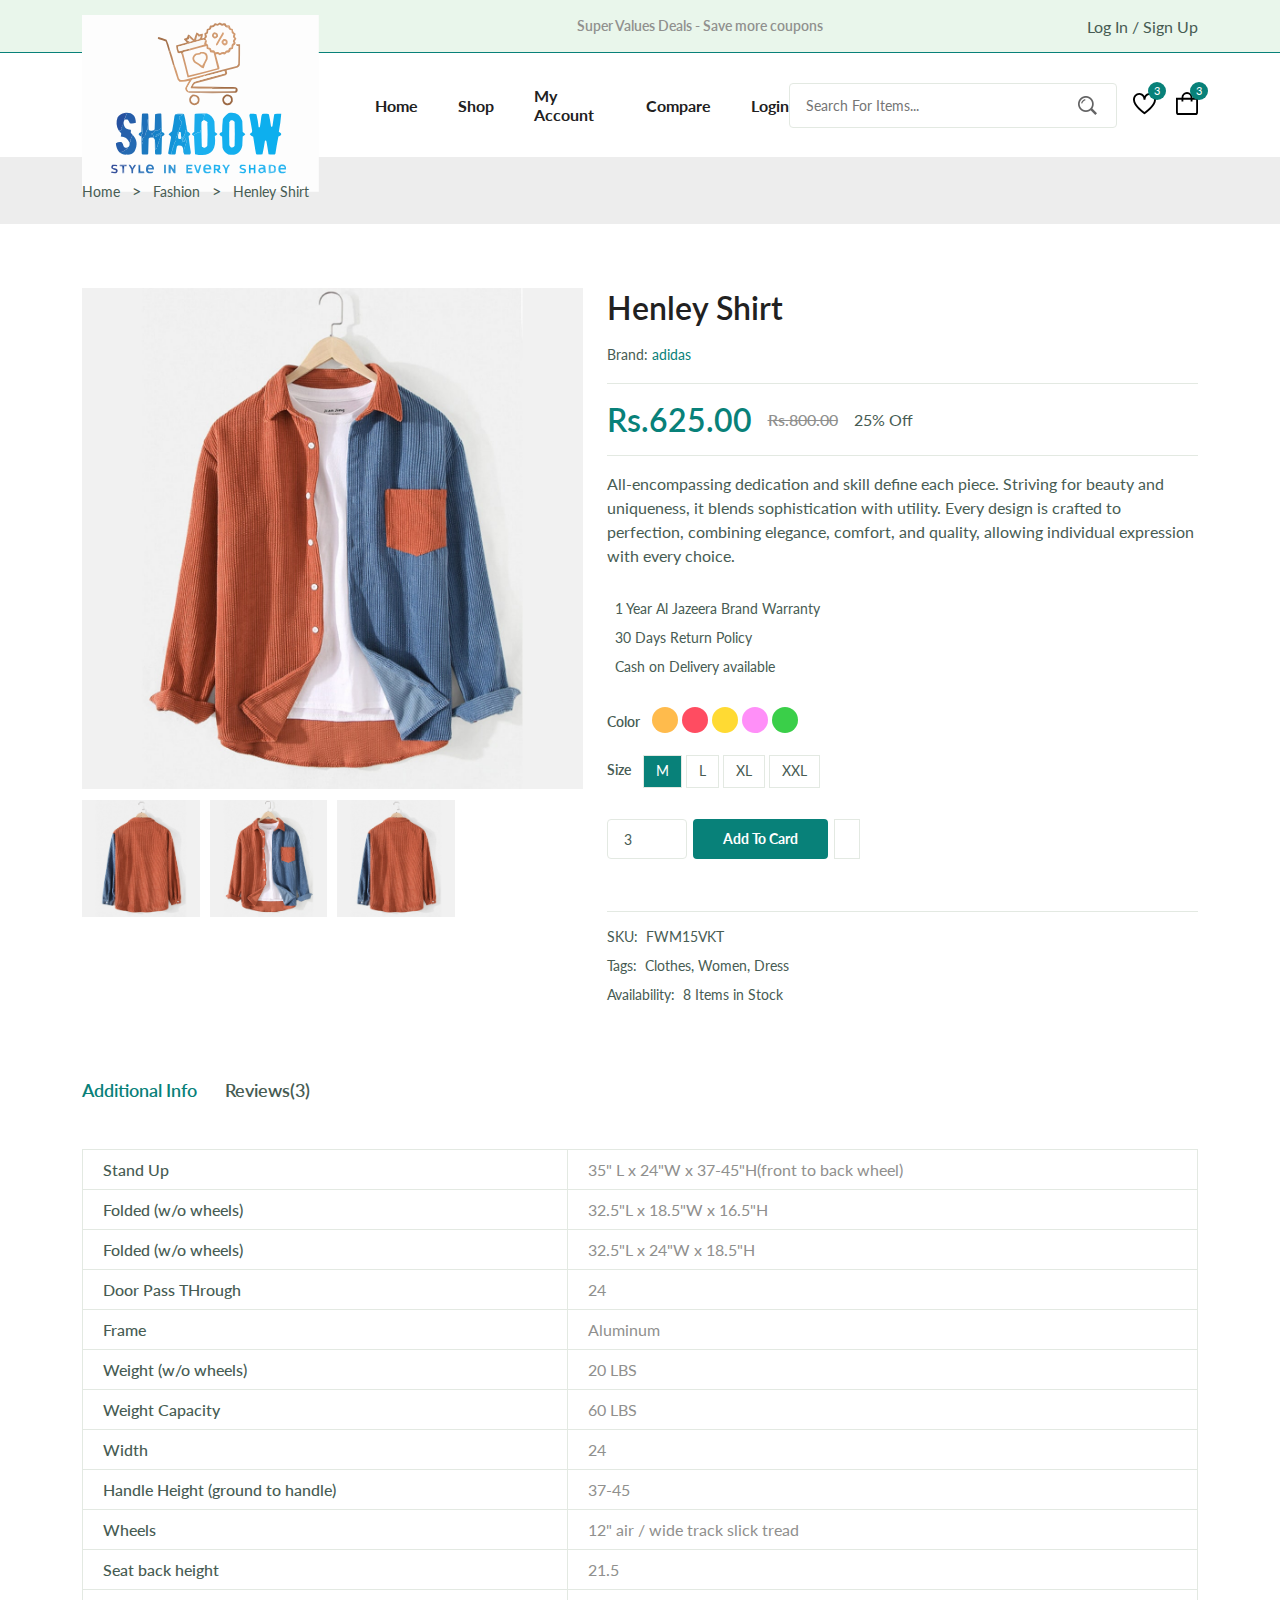
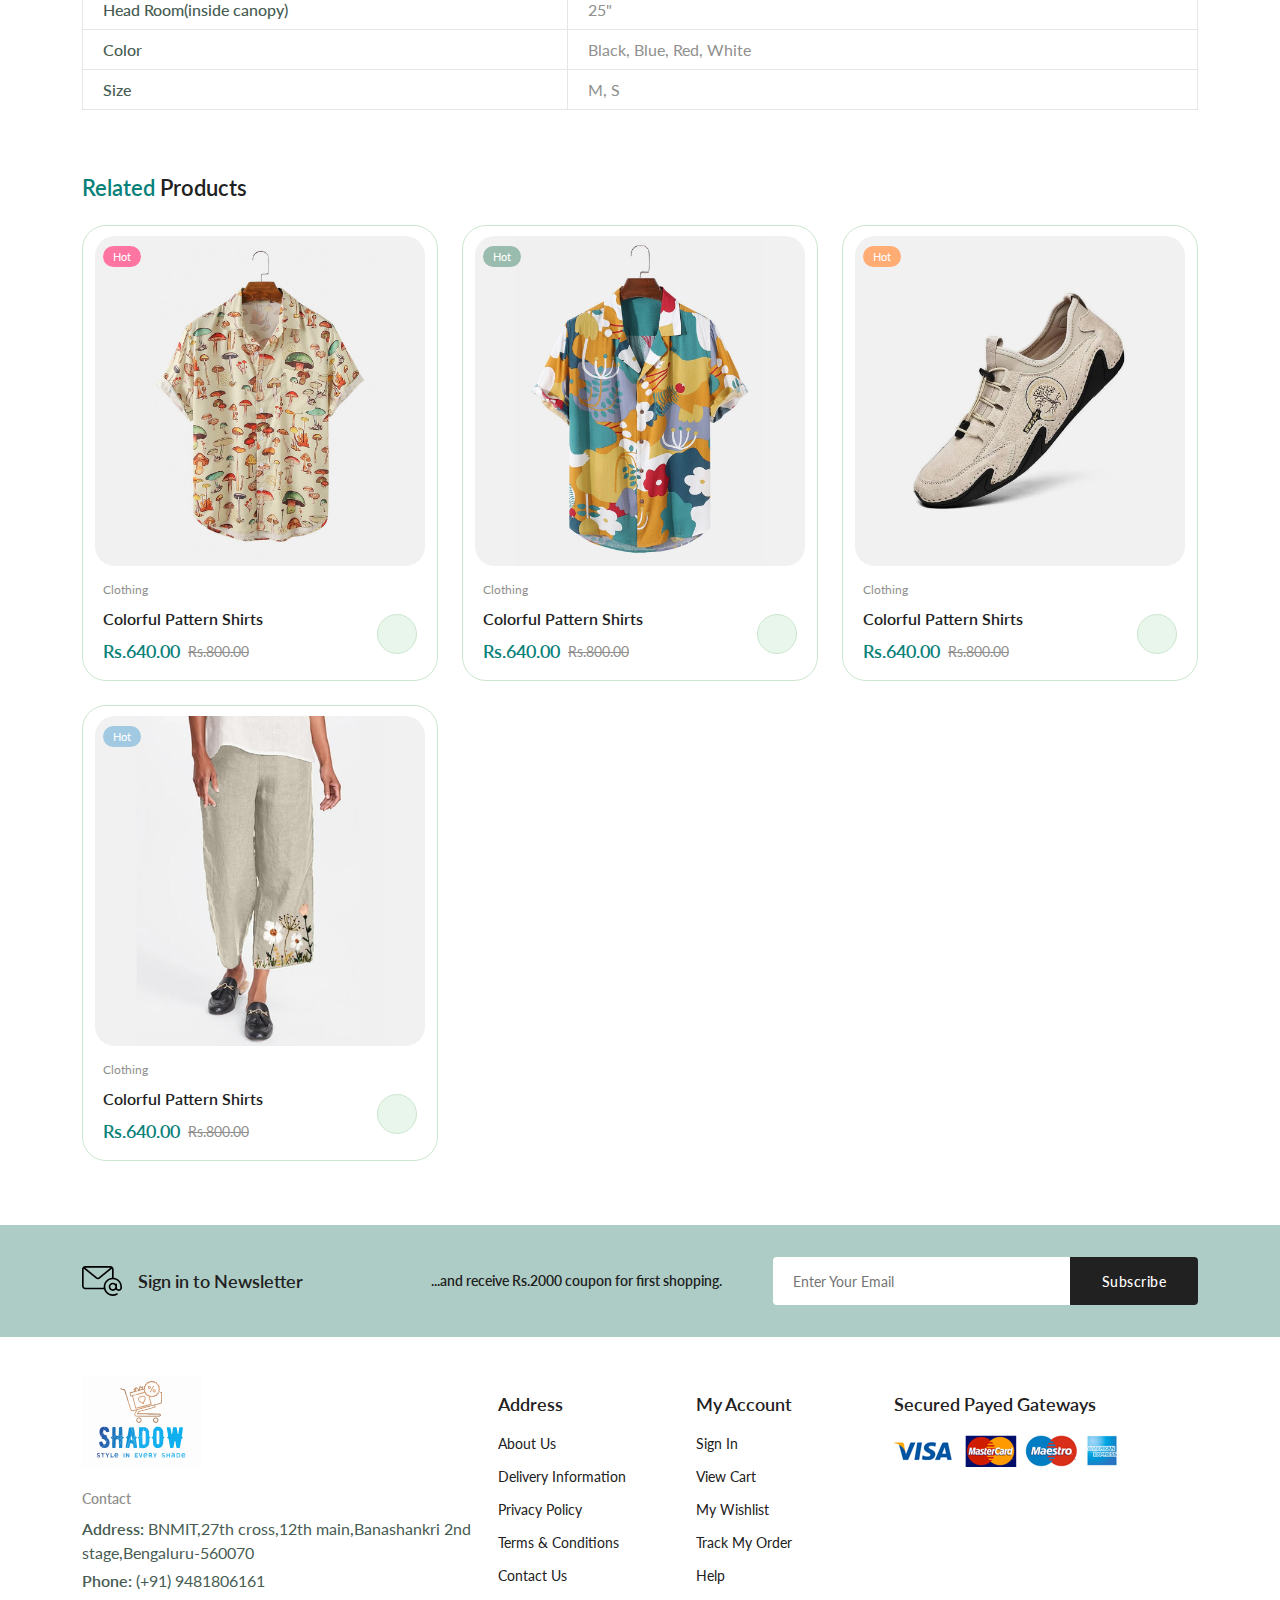
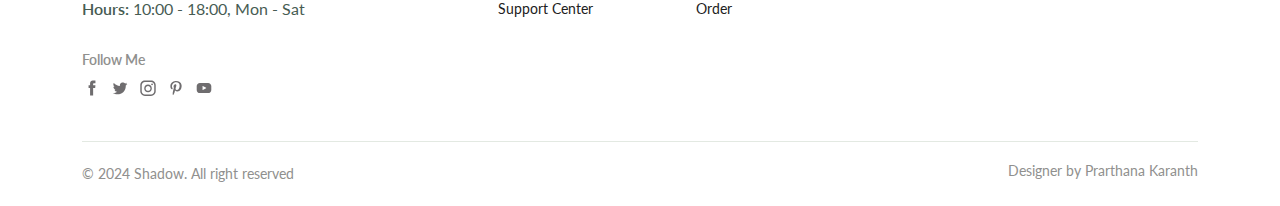
<file: Shadow ecommerce/Shadow ecommerce/details.html>
<!DOCTYPE html>
<html lang="en">
  <head>
    <meta charset="UTF-8" />
    <meta name="viewport" content="width=device-width, initial-scale=1.0" />

    <!--=============== FLATICON ===============-->
    <link
      rel="stylesheet"
      href="https://cdn-uicons.flaticon.com/2.0.0/uicons-regular-straight/css/uicons-regular-straight.css"
    />

    <!--=============== SWIPER CSS ===============-->
    <link
      rel="stylesheet"
      href="https://cdn.jsdelivr.net/npm/swiper@11/swiper-bundle.min.css"
    />

    <!--=============== CSS ===============-->
    <link rel="stylesheet" href="./assets/css/styles.css" />

    <title>Ecommerce Website</title>
  </head>
  <body>
    <!--=============== HEADER ===============-->
    <header class="header">
      <div class="header__top">
        <div class="header__container container">
          <div class="header__contact">
            <span>(+91) 9481806161</span>
            <span>Our location</span>
          </div>
          <p class="header__alert-news">
            Super Values Deals - Save more coupons
          </p>
          <a href="login-register.html" class="header__top-action">
            Log In / Sign Up
          </a>
        </div>
      </div>

      <nav class="nav container">
        <a href="index.html" class="nav__logo">
          <img
            class="nav__logo-img"
            src="assets/img/logo.svg"
            alt="website logo"
          />
        </a>
        <div class="nav__menu" id="nav-menu">
          <ul class="nav__list">
            <li class="nav__item">
              <a href="index.html" class="nav__link">Home</a>
            </li>
            <li class="nav__item">
              <a href="shop.html" class="nav__link">Shop</a>
            </li>
            <li class="nav__item">
              <a href="accounts.html" class="nav__link">My Account</a>
            </li>
            <li class="nav__item">
              <a href="compare.html" class="nav__link">Compare</a>
            </li>
            <li class="nav__item">
              <a href="login-register.html" class="nav__link">Login</a>
            </li>
          </ul>
          <div class="header__search">
            <input
              type="text"
              placeholder="Search For Items..."
              class="form__input"
            />
            <button class="search__btn">
              <img src="assets/img/search.png" alt="search icon" />
            </button>
          </div>
        </div>
        <div class="header__user-actions">
          <a href="wishlist.html" class="header__action-btn" title="Wishlist">
            <img src="assets/img/icon-heart.svg" alt="" />
            <span class="count">3</span>
          </a>
          <a href="cart.html" class="header__action-btn" title="Cart">
            <img src="assets/img/icon-cart.svg" alt="" />
            <span class="count">3</span>
          </a>
        </div>
      </nav>
    </header>

    <!--=============== MAIN ===============-->
    <main class="main">
      <!--=============== BREADCRUMB ===============-->
      <section class="breadcrumb">
        <ul class="breadcrumb__list flex container">
          <li><a href="index.html" class="breadcrumb__link">Home</a></li>
          <li><span class="breadcrumb__link"></span>></li>
          <li><span class="breadcrumb__link">Fashion</span></li>
          <li><span class="breadcrumb__link"></span>></li>
          <li><span class="breadcrumb__link">Henley Shirt</span></li>
        </ul>
      </section>

      <!--=============== DETAILS ===============-->
      <section class="details section--lg">
        <div class="details__container container grid">
          <div class="details__group">
            <img
              src="./assets/img/product-8-1.jpg"
              alt=""
              class="details__img"
            />
            <div class="details__small-images grid">
              <img
                src="./assets/img/product-8-2.jpg"
                alt=""
                class="details__small-img"
              />
              <img
                src="./assets/img/product-8-1.jpg"
                alt=""
                class="details__small-img"
              />
              <img
                src="./assets/img/product-8-2.jpg"
                alt=""
                class="details__small-img"
              />
            </div>
          </div>
          <div class="details__group">
            <h3 class="details__title">Henley Shirt</h3>
            <p class="details__brand">Brand: <span>adidas</span></p>
            <div class="details__price flex">
              <span class="new__price">Rs.625.00</span>
              <span class="old__price">Rs.800.00</span>
              <span class="save__price">25% Off</span>
            </div>
            <p class="short__description">
              All-encompassing dedication and skill define each piece. Striving for beauty and uniqueness,
               it blends sophistication with utility. Every design is crafted to perfection, combining elegance, 
               comfort, and quality, allowing individual expression with every choice.
            </p>
            <ul class="products__list">
              <li class="list__item flex">
                <i class="fi-rs-crown"></i> 1 Year Al Jazeera Brand Warranty
              </li>
              <li class="list__item flex">
                <i class="fi-rs-refresh"></i> 30 Days Return Policy
              </li>
              <li class="list__item flex">
                <i class="fi-rs-credit-card"></i> Cash on Delivery available
              </li>
            </ul>
            <div class="details__color flex">
              <span class="details__color-title">Color</span>
              <ul class="color__list">
                <li>
                  <a
                    href="#"
                    class="color__link"
                    style="background-color: hsl(37, 100%, 65%)"
                  ></a>
                </li>
                <li>
                  <a
                    href="#"
                    class="color__link"
                    style="background-color: hsl(353, 100%, 65%)"
                  ></a>
                </li>
                <li>
                  <a
                    href="#"
                    class="color__link"
                    style="background-color: hsl(49, 100%, 60%)"
                  ></a>
                </li>
                <li>
                  <a
                    href="#"
                    class="color__link"
                    style="background-color: hsl(304, 100%, 78%)"
                  ></a>
                </li>
                <li>
                  <a
                    href="#"
                    class="color__link"
                    style="background-color: hsl(126, 61%, 52%)"
                  ></a>
                </li>
              </ul>
            </div>
            <div class="details__size flex">
              <span class="details__size-title">Size</span>
              <ul class="size__list">
                <li>
                  <a href="#" class="size__link size-active">M</a>
                </li>
                <li>
                  <a href="#" class="size__link">L</a>
                </li>
                <li>
                  <a href="#" class="size__link">XL</a>
                </li>
                <li>
                  <a href="#" class="size__link">XXL</a>
                </li>
              </ul>
            </div>
            <div class="details__action">
              <input type="number" class="quantity" value="3" />
              <a href="#" class="btn btn--sm">Add To Card</a>
              <a href="#" class="details__action-btn">
                <i class="fi fi-rs-heart"></i>
              </a>
            </div>
            <ul class="details__meta">
              <li class="meta__list flex"><span>SKU:</span>FWM15VKT</li>
              <li class="meta__list flex">
                <span>Tags:</span>Clothes, Women, Dress
              </li>
              <li class="meta__list flex">
                <span>Availability:</span>8 Items in Stock
              </li>
            </ul>
          </div>
        </div>
      </section>

      <!--=============== DETAILS TAB ===============-->
      <section class="details__tab container">
        <div class="detail__tabs">
          <span class="detail__tab active-tab" data-target="#info">
            Additional Info
          </span>
          <span class="detail__tab" data-target="#reviews">Reviews(3)</span>
        </div>
        <div class="details__tabs-content">
          <div class="details__tab-content active-tab" content id="info">
            <table class="info__table">
              <tr>
                <th>Stand Up</th>
                <td>35" L x 24"W x 37-45"H(front to back wheel)</td>
              </tr>
              <tr>
                <th>Folded (w/o wheels)</th>
                <td>32.5"L x 18.5"W x 16.5"H</td>
              </tr>
              <tr>
                <th>Folded (w/o wheels)</th>
                <td>32.5"L x 24"W x 18.5"H</td>
              </tr>
              <tr>
                <th>Door Pass THrough</th>
                <td>24</td>
              </tr>
              <tr>
                <th>Frame</th>
                <td>Aluminum</td>
              </tr>
              <tr>
                <th>Weight (w/o wheels)</th>
                <td>20 LBS</td>
              </tr>
              <tr>
                <th>Weight Capacity</th>
                <td>60 LBS</td>
              </tr>
              <tr>
                <th>Width</th>
                <td>24</td>
              </tr>
              <tr>
                <th>Handle Height (ground to handle)</th>
                <td>37-45</td>
              </tr>
              <tr>
                <th>Wheels</th>
                <td>12" air / wide track slick tread</td>
              </tr>
              <tr>
                <th>Seat back height</th>
                <td>21.5</td>
              </tr>
              <tr>
                <th>Head Room(inside canopy)</th>
                <td>25"</td>
              </tr>
              <tr>
                <th>Color</th>
                <td>Black, Blue, Red, White</td>
              </tr>
              <tr>
                <th>Size</th>
                <td>M, S</td>
              </tr>
            </table>
          </div>
          <div class="details__tab-content" content id="reviews">
            <div class="reviews__container grid">
              <div class="review__single">
                <div>
                  <img
                    src="./assets/img/avatar-1.jpg"
                    alt=""
                    class="review__img"
                  />
                  <h4 class="review__title">Jacky Chan</h4>
                </div>
                <div class="review__data">
                  <div class="review__rating">
                    <i class="fi fi-rs-star"></i>
                    <i class="fi fi-rs-star"></i>
                    <i class="fi fi-rs-star"></i>
                    <i class="fi fi-rs-star"></i>
                    <i class="fi fi-rs-star"></i>
                  </div>
                  <p class="review__description">
                    Thank you, very fast shipping from India only 3days.
                  </p>
                  <span class="review__date">December 4, 2023 at 3:12 pm</span>
                </div>
              </div>
              <div class="review__single">
                <div>
                  <img
                    src="./assets/img/avatar-2.jpg"
                    alt=""
                    class="review__img"
                  />
                  <h4 class="review__title">Meriem Js</h4>
                </div>
                <div class="review__data">
                  <div class="review__rating">
                    <i class="fi fi-rs-star"></i>
                    <i class="fi fi-rs-star"></i>
                    <i class="fi fi-rs-star"></i>
                    <i class="fi fi-rs-star"></i>
                    <i class="fi fi-rs-star"></i>
                  </div>
                  <p class="review__description">
                    Great low price and works well
                  </p>
                  <span class="review__date">August 23, 2024 at 19:45 pm</span>
                </div>
              </div>
              <div class="review__single">
                <div>
                  <img
                    src="./assets/img/avatar-3.jpg"
                    alt=""
                    class="review__img"
                  />
                  <h4 class="review__title">Moh Benz</h4>
                </div>
                <div class="review__data">
                  <div class="review__rating">
                    <i class="fi fi-rs-star"></i>
                    <i class="fi fi-rs-star"></i>
                    <i class="fi fi-rs-star"></i>
                    <i class="fi fi-rs-star"></i>
                    <i class="fi fi-rs-star"></i>
                  </div>
                  <p class="review__description">
                    Authentic and beautiful, Love these ways more than ever
                    expected, They are great earphones.
                  </p>
                  <span class="review__date">March 2, 2021 at 10:01 am</span>
                </div>
              </div>
            </div>
            <div class="review__form">
              <h4 class="review__form-title">Add a review</h4>
              <div class="rate__product">
                <i class="fi fi-rs-star"></i>
                <i class="fi fi-rs-star"></i>
                <i class="fi fi-rs-star"></i>
                <i class="fi fi-rs-star"></i>
                <i class="fi fi-rs-star"></i>
              </div>
              <form action="" class="form grid">
                <textarea
                  class="form__input textarea"
                  placeholder="Write Comment"
                ></textarea>
                <div class="form__group grid">
                  <input type="text" placeholder="Name" class="form__input">
                  <input type="email" placeholder="Email" class="form__input">
                </div>
                <div class="form__btn">
                  <button class="btn">Submit Review</button>
                </div>
              </form>
            </div>
          </div>
        </div>
      </section>

      <!--=============== PRODUCTS ===============-->
      <section class="products container section--lg">
        <h3 class="section__title"><span>Related</span> Products</h3>
        <div class="products__container grid">
          <div class="product__item">
            <div class="product__banner">
              <a href="details.html" class="product__images">
                <img
                  src="assets/img/product-1-1.jpg"
                  alt=""
                  class="product__img default"
                />
                <img
                  src="assets/img/product-1-2.jpg"
                  alt=""
                  class="product__img hover"
                />
              </a>
              <div class="product__actions">
                <a href="#" class="action__btn" aria-label="Quick View">
                  <i class="fi fi-rs-eye"></i>
                </a>
                <a
                  href="#"
                  class="action__btn"
                  aria-label="Add to Wishlist"
                >
                  <i class="fi fi-rs-heart"></i>
                </a>
                <a href="#" class="action__btn" aria-label="Compare">
                  <i class="fi fi-rs-shuffle"></i>
                </a>
              </div>
              <div class="product__badge light-pink">Hot</div>
            </div>
            <div class="product__content">
              <span class="product__category">Clothing</span>
              <a href="details.html">
                <h3 class="product__title">Colorful Pattern Shirts</h3>
              </a>
              <div class="product__rating">
                <i class="fi fi-rs-star"></i>
                <i class="fi fi-rs-star"></i>
                <i class="fi fi-rs-star"></i>
                <i class="fi fi-rs-star"></i>
                <i class="fi fi-rs-star"></i>
              </div>
              <div class="product__price flex">
                <span class="new__price">Rs.640.00</span>
                <span class="old__price">Rs.800.00</span>
              </div>
              <a
                href="#"
                class="action__btn cart__btn"
                aria-label="Add To Cart"
              >
                <i class="fi fi-rs-shopping-bag-add"></i>
              </a>
            </div>
          </div>
          <div class="product__item">
            <div class="product__banner">
              <a href="details.html" class="product__images">
                <img
                  src="assets/img/product-2-1.jpg"
                  alt=""
                  class="product__img default"
                />
                <img
                  src="assets/img/product-2-2.jpg"
                  alt=""
                  class="product__img hover"
                />
              </a>
              <div class="product__actions">
                <a href="#" class="action__btn" aria-label="Quick View">
                  <i class="fi fi-rs-eye"></i>
                </a>
                <a
                  href="#"
                  class="action__btn"
                  aria-label="Add to Wishlist"
                >
                  <i class="fi fi-rs-heart"></i>
                </a>
                <a href="#" class="action__btn" aria-label="Compare">
                  <i class="fi fi-rs-shuffle"></i>
                </a>
              </div>
              <div class="product__badge light-green">Hot</div>
            </div>
            <div class="product__content">
              <span class="product__category">Clothing</span>
              <a href="details.html">
                <h3 class="product__title">Colorful Pattern Shirts</h3>
              </a>
              <div class="product__rating">
                <i class="fi fi-rs-star"></i>
                <i class="fi fi-rs-star"></i>
                <i class="fi fi-rs-star"></i>
                <i class="fi fi-rs-star"></i>
                <i class="fi fi-rs-star"></i>
              </div>
              <div class="product__price flex">
                <span class="new__price">Rs.640.00</span>
                <span class="old__price">Rs.800.00</span>
              </div>
              <a
                href="#"
                class="action__btn cart__btn"
                aria-label="Add To Cart"
              >
                <i class="fi fi-rs-shopping-bag-add"></i>
              </a>
            </div>
          </div>
          <div class="product__item">
            <div class="product__banner">
              <a href="details.html" class="product__images">
                <img
                  src="assets/img/product-3-1.jpg"
                  alt=""
                  class="product__img default"
                />
                <img
                  src="assets/img/product-3-2.jpg"
                  alt=""
                  class="product__img hover"
                />
              </a>
              <div class="product__actions">
                <a href="#" class="action__btn" aria-label="Quick View">
                  <i class="fi fi-rs-eye"></i>
                </a>
                <a
                  href="#"
                  class="action__btn"
                  aria-label="Add to Wishlist"
                >
                  <i class="fi fi-rs-heart"></i>
                </a>
                <a href="#" class="action__btn" aria-label="Compare">
                  <i class="fi fi-rs-shuffle"></i>
                </a>
              </div>
              <div class="product__badge light-orange">Hot</div>
            </div>
            <div class="product__content">
              <span class="product__category">Clothing</span>
              <a href="details.html">
                <h3 class="product__title">Colorful Pattern Shirts</h3>
              </a>
              <div class="product__rating">
                <i class="fi fi-rs-star"></i>
                <i class="fi fi-rs-star"></i>
                <i class="fi fi-rs-star"></i>
                <i class="fi fi-rs-star"></i>
                <i class="fi fi-rs-star"></i>
              </div>
              <div class="product__price flex">
                <span class="new__price">Rs.640.00</span>
                <span class="old__price">Rs.800.00</span>
              </div>
              <a
                href="#"
                class="action__btn cart__btn"
                aria-label="Add To Cart"
              >
                <i class="fi fi-rs-shopping-bag-add"></i>
              </a>
            </div>
          </div>
          <div class="product__item">
            <div class="product__banner">
              <a href="details.html" class="product__images">
                <img
                  src="assets/img/product-4-1.jpg"
                  alt=""
                  class="product__img default"
                />
                <img
                  src="assets/img/product-4-2.jpg"
                  alt=""
                  class="product__img hover"
                />
              </a>
              <div class="product__actions">
                <a href="#" class="action__btn" aria-label="Quick View">
                  <i class="fi fi-rs-eye"></i>
                </a>
                <a
                  href="#"
                  class="action__btn"
                  aria-label="Add to Wishlist"
                >
                  <i class="fi fi-rs-heart"></i>
                </a>
                <a href="#" class="action__btn" aria-label="Compare">
                  <i class="fi fi-rs-shuffle"></i>
                </a>
              </div>
              <div class="product__badge light-blue">Hot</div>
            </div>
            <div class="product__content">
              <span class="product__category">Clothing</span>
              <a href="details.html">
                <h3 class="product__title">Colorful Pattern Shirts</h3>
              </a>
              <div class="product__rating">
                <i class="fi fi-rs-star"></i>
                <i class="fi fi-rs-star"></i>
                <i class="fi fi-rs-star"></i>
                <i class="fi fi-rs-star"></i>
                <i class="fi fi-rs-star"></i>
              </div>
              <div class="product__price flex">
                <span class="new__price">Rs.640.00</span>
                <span class="old__price">Rs.800.00</span>
              </div>
              <a
                href="#"
                class="action__btn cart__btn"
                aria-label="Add To Cart"
              >
                <i class="fi fi-rs-shopping-bag-add"></i>
              </a>
            </div>
          </div>
        </div>
      </section>

      <!--=============== NEWSLETTER ===============-->
      <section class="newsletter section">
        <div class="newsletter__container container grid">
          <h3 class="newsletter__title flex">
            <img
              src="./assets/img/icon-email.svg"
              alt=""
              class="newsletter__icon"
            />
            Sign in to Newsletter
          </h3>
          <p class="newsletter__description">
            ...and receive Rs.2000 coupon for first shopping.
          </p>
          <form action="" class="newsletter__form">
            <input
              type="text"
              placeholder="Enter Your Email"
              class="newsletter__input"
            />
            <button type="submit" class="newsletter__btn">Subscribe</button>
          </form>
        </div>
      </section>
    </main>

    <!--=============== FOOTER ===============-->
    <footer class="footer container">
      <div class="footer__container grid">
        <div class="footer__content">
          <a href="index.html" class="footer__logo">
            <img src="./assets/img/logo.svg" alt="" class="footer__logo-img" />
          </a>
          <h4 class="footer__subtitle">Contact</h4>
          <p class="footer__description">
            <span>Address:</span> BNMIT,27th cross,12th main,Banashankri 2nd stage,Bengaluru-560070
          </p>
          <p class="footer__description">
            <span>Phone:</span> (+91) 9481806161
          </p>
          <p class="footer__description">
            <span>Hours:</span> 10:00 - 18:00, Mon - Sat
          </p>
          <div class="footer__social">
            <h4 class="footer__subtitle">Follow Me</h4>
            <div class="footer__links flex">
              <a href="#">
                <img
                  src="./assets/img/icon-facebook.svg"
                  alt=""
                  class="footer__social-icon"
                />
              </a>
              <a href="#">
                <img
                  src="./assets/img/icon-twitter.svg"
                  alt=""
                  class="footer__social-icon"
                />
              </a>
              <a href="#">
                <img
                  src="./assets/img/icon-instagram.svg"
                  alt=""
                  class="footer__social-icon"
                />
              </a>
              <a href="#">
                <img
                  src="./assets/img/icon-pinterest.svg"
                  alt=""
                  class="footer__social-icon"
                />
              </a>
              <a href="#">
                <img
                  src="./assets/img/icon-youtube.svg"
                  alt=""
                  class="footer__social-icon"
                />
              </a>
            </div>
          </div>
        </div>
        <div class="footer__content">
          <h3 class="footer__title">Address</h3>
          <ul class="footer__links">
            <li><a href="#" class="footer__link">About Us</a></li>
            <li><a href="#" class="footer__link">Delivery Information</a></li>
            <li><a href="#" class="footer__link">Privacy Policy</a></li>
            <li><a href="#" class="footer__link">Terms & Conditions</a></li>
            <li><a href="#" class="footer__link">Contact Us</a></li>
            <li><a href="#" class="footer__link">Support Center</a></li>
          </ul>
        </div>
        <div class="footer__content">
          <h3 class="footer__title">My Account</h3>
          <ul class="footer__links">
            <li><a href="#" class="footer__link">Sign In</a></li>
            <li><a href="#" class="footer__link">View Cart</a></li>
            <li><a href="#" class="footer__link">My Wishlist</a></li>
            <li><a href="#" class="footer__link">Track My Order</a></li>
            <li><a href="#" class="footer__link">Help</a></li>
            <li><a href="#" class="footer__link">Order</a></li>
          </ul>
        </div>
        <div class="footer__content">
          <h3 class="footer__title">Secured Payed Gateways</h3>
          <img
            src="./assets/img/payment-method.png"
            alt=""
            class="payment__img"
          />
        </div>
      </div>
      <div class="footer__bottom">
        <p class="copyright">&copy; 2024 Shadow. All right reserved</p>
        <span class="designer">Designer by Prarthana Karanth</span>
      </div>
    </footer>

    <!--=============== SWIPER JS ===============-->
    <script src="https://cdn.jsdelivr.net/npm/swiper@11/swiper-bundle.min.js"></script>

    <!--=============== MAIN JS ===============-->
    <script src="assets/js/main.js"></script>
  </body>
</html>
</file>
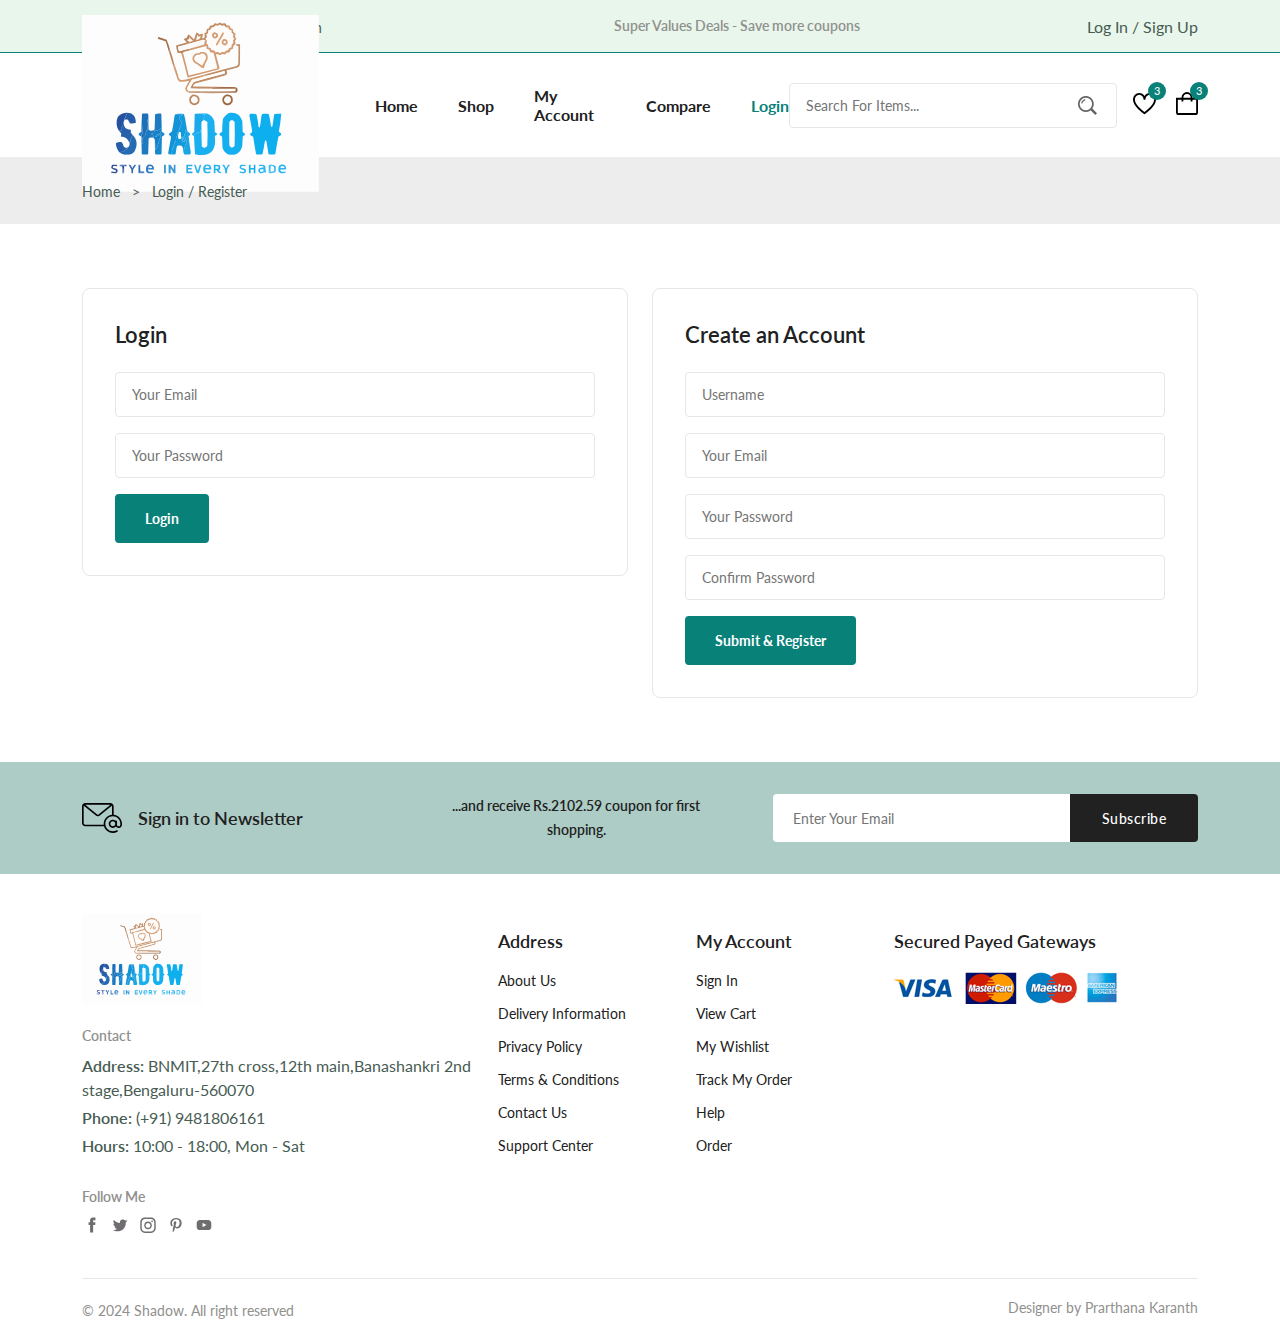
<file: Shadow ecommerce/Shadow ecommerce/login-register.html>
<!DOCTYPE html>
<html lang="en">
  <head>
    <meta charset="UTF-8" />
    <meta name="viewport" content="width=device-width, initial-scale=1.0" />

    <!--=============== FLATICON ===============-->
    <link
      rel="stylesheet"
      href="https://cdn-uicons.flaticon.com/2.0.0/uicons-regular-straight/css/uicons-regular-straight.css"
    />

    <!--=============== SWIPER CSS ===============-->
    <link
      rel="stylesheet"
      href="https://cdn.jsdelivr.net/npm/swiper@11/swiper-bundle.min.css"
    />

    <!--=============== CSS ===============-->
    <link rel="stylesheet" href="./assets/css/styles.css" />

    <title>Ecommerce Website</title>
  </head>
  <body>
    <!--=============== HEADER ===============-->
    <header class="header">
      <div class="header__top">
        <div class="header__container container">
          <div class="header__contact">
            <span>(+01) 9481806161/span>
            <span>Our location</span>
          </div>
          <p class="header__alert-news">
            Super Values Deals - Save more coupons
          </p>
          <a href="login-register.html" class="header__top-action">
            Log In / Sign Up
          </a>
        </div>
      </div>

      <nav class="nav container">
        <a href="index.html" class="nav__logo">
          <img
            class="nav__logo-img"
            src="assets/img/logo.svg"
            alt="website logo"
          />
        </a>
        <div class="nav__menu" id="nav-menu">
          <ul class="nav__list">
            <li class="nav__item">
              <a href="index.html" class="nav__link">Home</a>
            </li>
            <li class="nav__item">
              <a href="shop.html" class="nav__link">Shop</a>
            </li>
            <li class="nav__item">
              <a href="accounts.html" class="nav__link">My Account</a>
            </li>
            <li class="nav__item">
              <a href="compare.html" class="nav__link">Compare</a>
            </li>
            <li class="nav__item">
              <a href="login-register.html" class="nav__link active-link"
                >Login</a
              >
            </li>
          </ul>
          <div class="header__search">
            <input
              type="text"
              placeholder="Search For Items..."
              class="form__input"
            />
            <button class="search__btn">
              <img src="assets/img/search.png" alt="search icon" />
            </button>
          </div>
        </div>
        <div class="header__user-actions">
          <a href="wishlist.html" class="header__action-btn" title="Wishlist">
            <img src="assets/img/icon-heart.svg" alt="" />
            <span class="count">3</span>
          </a>
          <a href="cart.html" class="header__action-btn" title="Cart">
            <img src="assets/img/icon-cart.svg" alt="" />
            <span class="count">3</span>
          </a>
        </div>
      </nav>
    </header>

    <!--=============== MAIN ===============-->
    <main class="main">
      <!--=============== BREADCRUMB ===============-->
      <section class="breadcrumb">
        <ul class="breadcrumb__list flex container">
          <li><a href="index.html" class="breadcrumb__link">Home</a></li>
          <li><span class="breadcrumb__link">></span></li>
          <li><span class="breadcrumb__link">Login / Register</span></li>
        </ul>
      </section>

      <!--=============== LOGIN-REGISTER ===============-->
      <section class="login-register section--lg">
        <div class="login-register__container container grid">
          <div class="login">
            <h3 class="section__title">Login</h3>
            <form class="form grid">
              <input
                type="email"
                placeholder="Your Email"
                class="form__input"
              />
              <input
                type="password"
                placeholder="Your Password"
                class="form__input"
              />
              <div class="form__btn">
                <button class="btn">Login</button>
              </div>
            </form>
          </div>
          <div class="register">
            <h3 class="section__title">Create an Account</h3>
            <form class="form grid">
              <input
                type="text"
                placeholder="Username"
                class="form__input"
              />
              <input
                type="email"
                placeholder="Your Email"
                class="form__input"
              />
              <input
                type="password"
                placeholder="Your Password"
                class="form__input"
              />
              <input
                type="password"
                placeholder="Confirm Password"
                class="form__input"
              />
              <div class="form__btn">
                <button class="btn">Submit & Register</button>
              </div>
            </form>
          </div>
        </div>
      </section>

      <!--=============== NEWSLETTER ===============-->
      <section class="newsletter section">
        <div class="newsletter__container container grid">
          <h3 class="newsletter__title flex">
            <img
              src="./assets/img/icon-email.svg"
              alt=""
              class="newsletter__icon"
            />
            Sign in to Newsletter
          </h3>
          <p class="newsletter__description">
            ...and receive Rs.2102.59 coupon for first shopping.
          </p>
          <form action="" class="newsletter__form">
            <input
              type="text"
              placeholder="Enter Your Email"
              class="newsletter__input"
            />
            <button type="submit" class="newsletter__btn">Subscribe</button>
          </form>
        </div>
      </section>
    </main>

    <!--=============== FOOTER ===============-->
    <footer class="footer container">
      <div class="footer__container grid">
        <div class="footer__content">
          <a href="index.html" class="footer__logo">
            <img src="./assets/img/logo.svg" alt="" class="footer__logo-img" />
          </a>
          <h4 class="footer__subtitle">Contact</h4>
          <p class="footer__description">
            <span>Address:</span> BNMIT,27th cross,12th main,Banashankri 2nd stage,Bengaluru-560070
          </p>
          <p class="footer__description">
            <span>Phone:</span> (+91) 9481806161
          </p>
          <p class="footer__description">
            <span>Hours:</span> 10:00 - 18:00, Mon - Sat
          </p>
          <div class="footer__social">
            <h4 class="footer__subtitle">Follow Me</h4>
            <div class="footer__links flex">
              <a href="#">
                <img
                  src="./assets/img/icon-facebook.svg"
                  alt=""
                  class="footer__social-icon"
                />
              </a>
              <a href="#">
                <img
                  src="./assets/img/icon-twitter.svg"
                  alt=""
                  class="footer__social-icon"
                />
              </a>
              <a href="#">
                <img
                  src="./assets/img/icon-instagram.svg"
                  alt=""
                  class="footer__social-icon"
                />
              </a>
              <a href="#">
                <img
                  src="./assets/img/icon-pinterest.svg"
                  alt=""
                  class="footer__social-icon"
                />
              </a>
              <a href="#">
                <img
                  src="./assets/img/icon-youtube.svg"
                  alt=""
                  class="footer__social-icon"
                />
              </a>
            </div>
          </div>
        </div>
        <div class="footer__content">
          <h3 class="footer__title">Address</h3>
          <ul class="footer__links">
            <li><a href="#" class="footer__link">About Us</a></li>
            <li><a href="#" class="footer__link">Delivery Information</a></li>
            <li><a href="#" class="footer__link">Privacy Policy</a></li>
            <li><a href="#" class="footer__link">Terms & Conditions</a></li>
            <li><a href="#" class="footer__link">Contact Us</a></li>
            <li><a href="#" class="footer__link">Support Center</a></li>
          </ul>
        </div>
        <div class="footer__content">
          <h3 class="footer__title">My Account</h3>
          <ul class="footer__links">
            <li><a href="#" class="footer__link">Sign In</a></li>
            <li><a href="#" class="footer__link">View Cart</a></li>
            <li><a href="#" class="footer__link">My Wishlist</a></li>
            <li><a href="#" class="footer__link">Track My Order</a></li>
            <li><a href="#" class="footer__link">Help</a></li>
            <li><a href="#" class="footer__link">Order</a></li>
          </ul>
        </div>
        <div class="footer__content">
          <h3 class="footer__title">Secured Payed Gateways</h3>
          <img
            src="./assets/img/payment-method.png"
            alt=""
            class="payment__img"
          />
        </div>
      </div>
      <div class="footer__bottom">
        <p class="copyright">&copy; 2024 Shadow. All right reserved</p>
        <span class="designer">Designer by Prarthana Karanth</span>
      </div>
    </footer>

    <!--=============== SWIPER JS ===============-->
    <script src="https://cdn.jsdelivr.net/npm/swiper@11/swiper-bundle.min.js"></script>

    <!--=============== MAIN JS ===============-->
    <script src="assets/js/main.js"></script>
  </body>
</html>
</file>
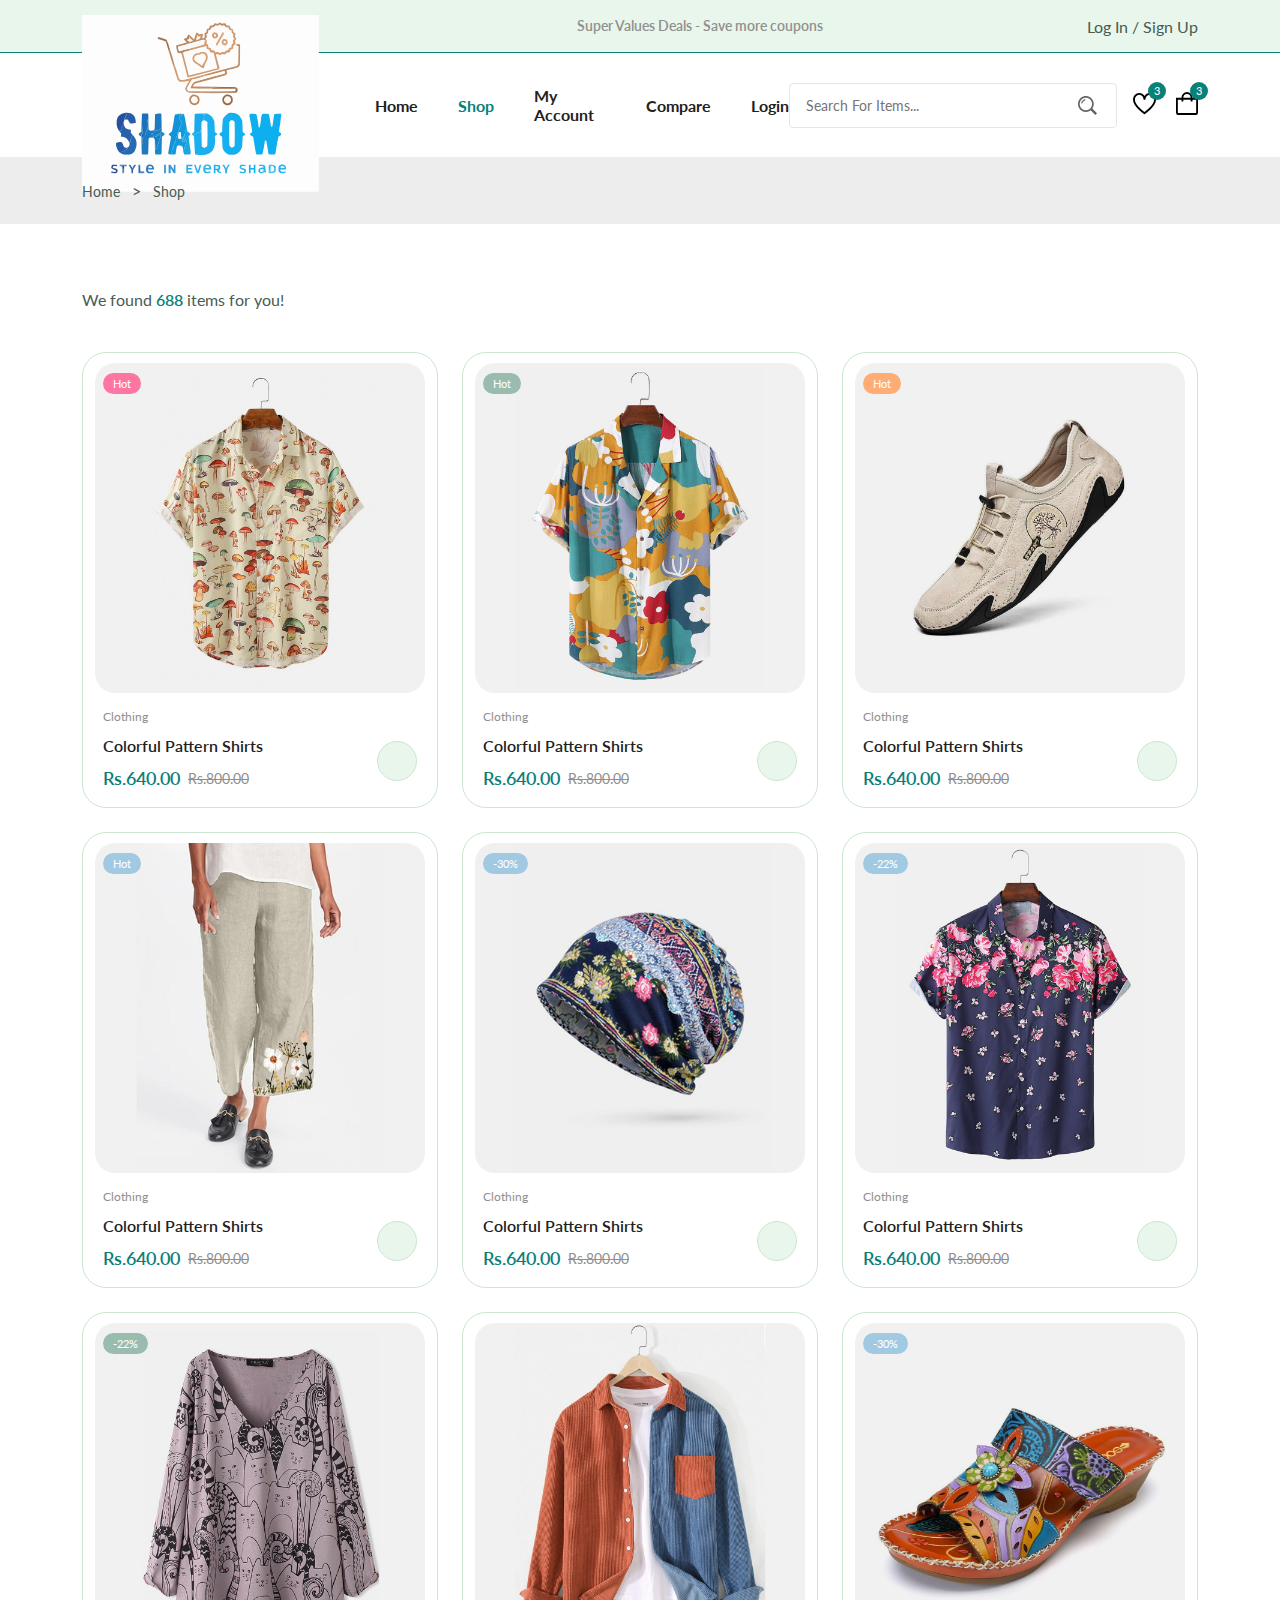
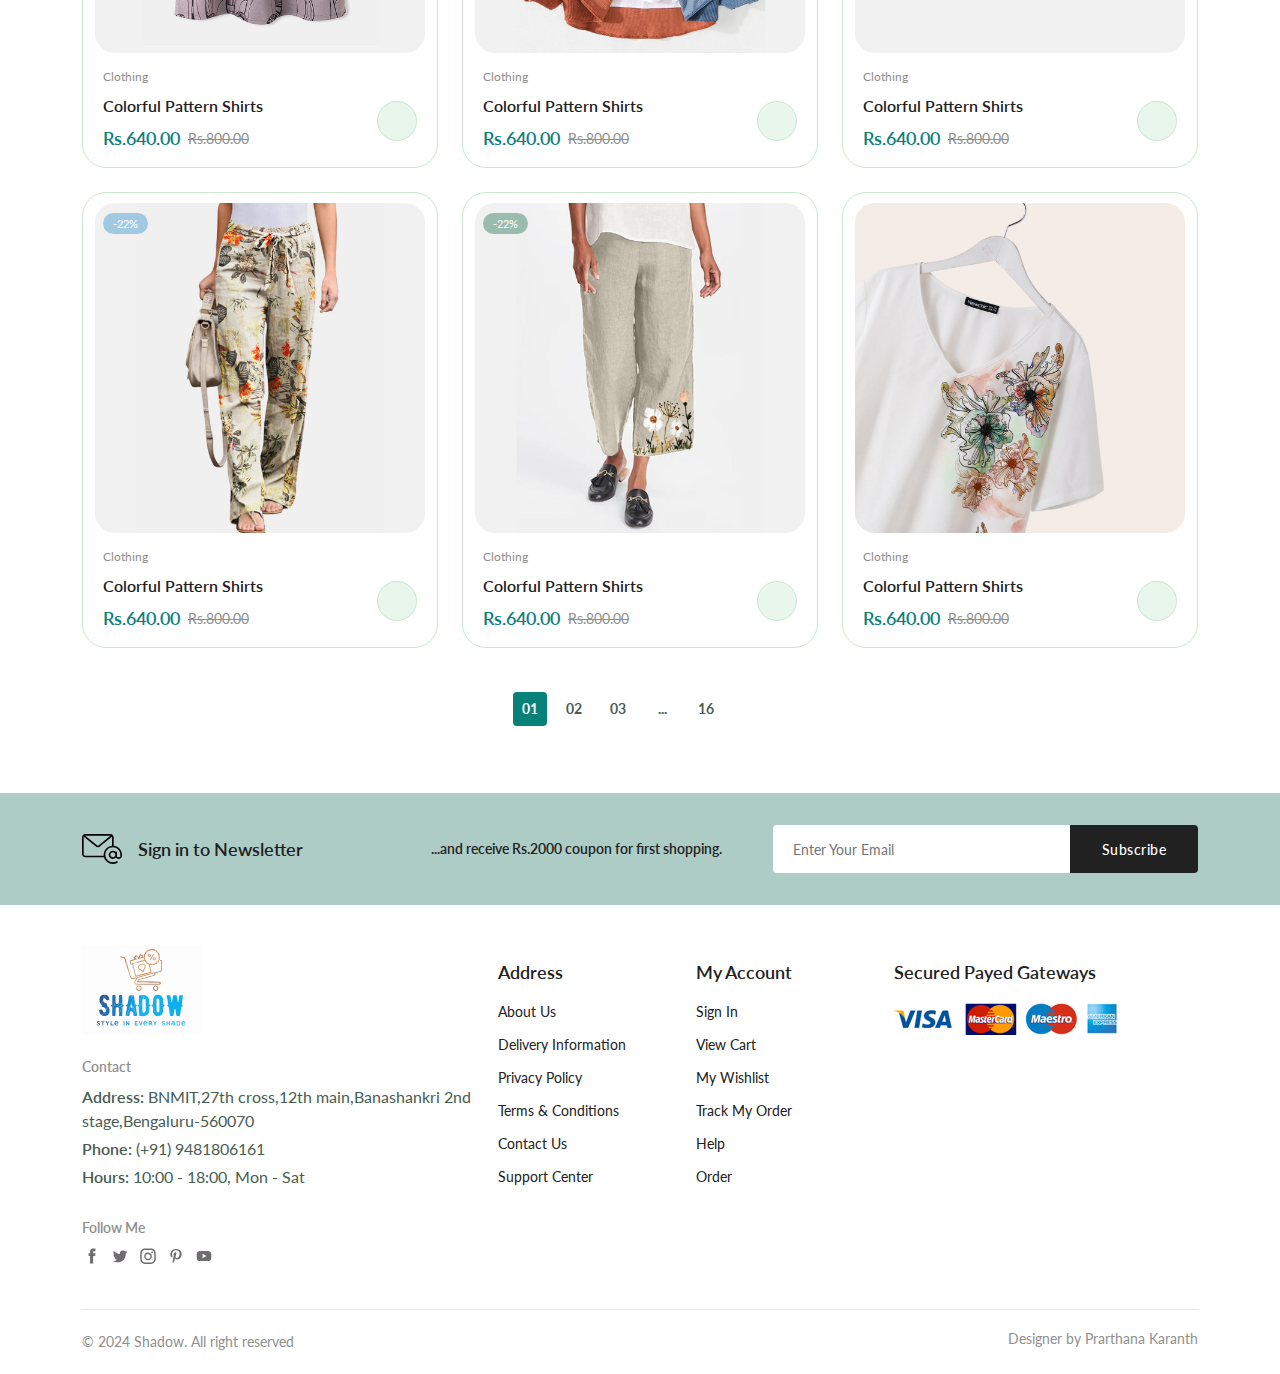
<file: Shadow ecommerce/Shadow ecommerce/shop.html>
<!DOCTYPE html>
<html lang="en">
  <head>
    <meta charset="UTF-8" />
    <meta name="viewport" content="width=device-width, initial-scale=1.0" />

    <!--=============== FLATICON ===============-->
    <link
      rel="stylesheet"
      href="https://cdn-uicons.flaticon.com/2.0.0/uicons-regular-straight/css/uicons-regular-straight.css"
    />

    <!--=============== SWIPER CSS ===============-->
    <link
      rel="stylesheet"
      href="https://cdn.jsdelivr.net/npm/swiper@11/swiper-bundle.min.css"
    />

    <!--=============== CSS ===============-->
    <link rel="stylesheet" href="./assets/css/styles.css" />

    <title>Ecommerce Website</title>
  </head>
  <body>
    <!--=============== HEADER ===============-->
    <header class="header">
      <div class="header__top">
        <div class="header__container container">
          <div class="header__contact">
            <span>(+91) 9481806161</span>
            <span>Our location</span>
          </div>
          <p class="header__alert-news">
            Super Values Deals - Save more coupons
          </p>
          <a href="login-register.html" class="header__top-action">
            Log In / Sign Up
          </a>
        </div>
      </div>

      <nav class="nav container">
        <a href="index.html" class="nav__logo">
          <img
            class="nav__logo-img"
            src="assets/img/logo.svg"
            alt="website logo"
          />
        </a>
        <div class="nav__menu" id="nav-menu">
          <ul class="nav__list">
            <li class="nav__item">
              <a href="index.html" class="nav__link">Home</a>
            </li>
            <li class="nav__item">
              <a href="shop.html" class="nav__link active-link">Shop</a>
            </li>
            <li class="nav__item">
              <a href="accounts.html" class="nav__link">My Account</a>
            </li>
            <li class="nav__item">
              <a href="compare.html" class="nav__link">Compare</a>
            </li>
            <li class="nav__item">
              <a href="login-register.html" class="nav__link">Login</a>
            </li>
          </ul>
          <div class="header__search">
            <input
              type="text"
              placeholder="Search For Items..."
              class="form__input"
            />
            <button class="search__btn">
              <img src="assets/img/search.png" alt="search icon" />
            </button>
          </div>
        </div>
        <div class="header__user-actions">
          <a href="wishlist.html" class="header__action-btn" title="Wishlist">
            <img src="assets/img/icon-heart.svg" alt="" />
            <span class="count">3</span>
          </a>
          <a href="cart.html" class="header__action-btn" title="Cart">
            <img src="assets/img/icon-cart.svg" alt="" />
            <span class="count">3</span>
          </a>
        </div>
      </nav>
    </header>

    <!--=============== MAIN ===============-->
    <main class="main">
      <!--=============== BREADCRUMB ===============-->
      <section class="breadcrumb">
        <ul class="breadcrumb__list flex container">
          <li><a href="index.html" class="breadcrumb__link">Home</a></li>
          <li><span class="breadcrumb__link"></span>></li>
          <li><span class="breadcrumb__link">Shop</span></li>
        </ul>
      </section>

      <!--=============== PRODUCTS ===============-->
      <section class="products container section--lg">
        <p class="total__products">We found <span>688</span> items for you!</p>
        <div class="products__container grid">
          <div class="product__item">
            <div class="product__banner">
              <a href="details.html" class="product__images">
                <img
                  src="assets/img/product-1-1.jpg"
                  alt=""
                  class="product__img default"
                />
                <img
                  src="assets/img/product-1-2.jpg"
                  alt=""
                  class="product__img hover"
                />
              </a>
              <div class="product__actions">
                <a href="#" class="action__btn" aria-label="Quick View">
                  <i class="fi fi-rs-eye"></i>
                </a>
                <a
                  href="#"
                  class="action__btn"
                  aria-label="Add to Wishlist"
                >
                  <i class="fi fi-rs-heart"></i>
                </a>
                <a href="#" class="action__btn" aria-label="Compare">
                  <i class="fi fi-rs-shuffle"></i>
                </a>
              </div>
              <div class="product__badge light-pink">Hot</div>
            </div>
            <div class="product__content">
              <span class="product__category">Clothing</span>
              <a href="details.html">
                <h3 class="product__title">Colorful Pattern Shirts</h3>
              </a>
              <div class="product__rating">
                <i class="fi fi-rs-star"></i>
                <i class="fi fi-rs-star"></i>
                <i class="fi fi-rs-star"></i>
                <i class="fi fi-rs-star"></i>
                <i class="fi fi-rs-star"></i>
              </div>
              <div class="product__price flex">
                <span class="new__price">Rs.640.00</span>
                <span class="old__price">Rs.800.00</span>
              </div>
              <a
                href="#"
                class="action__btn cart__btn"
                aria-label="Add To Cart"
              >
                <i class="fi fi-rs-shopping-bag-add"></i>
              </a>
            </div>
          </div>
          <div class="product__item">
            <div class="product__banner">
              <a href="details.html" class="product__images">
                <img
                  src="assets/img/product-2-1.jpg"
                  alt=""
                  class="product__img default"
                />
                <img
                  src="assets/img/product-2-2.jpg"
                  alt=""
                  class="product__img hover"
                />
              </a>
              <div class="product__actions">
                <a href="#" class="action__btn" aria-label="Quick View">
                  <i class="fi fi-rs-eye"></i>
                </a>
                <a
                  href="#"
                  class="action__btn"
                  aria-label="Add to Wishlist"
                >
                  <i class="fi fi-rs-heart"></i>
                </a>
                <a href="#" class="action__btn" aria-label="Compare">
                  <i class="fi fi-rs-shuffle"></i>
                </a>
              </div>
              <div class="product__badge light-green">Hot</div>
            </div>
            <div class="product__content">
              <span class="product__category">Clothing</span>
              <a href="details.html">
                <h3 class="product__title">Colorful Pattern Shirts</h3>
              </a>
              <div class="product__rating">
                <i class="fi fi-rs-star"></i>
                <i class="fi fi-rs-star"></i>
                <i class="fi fi-rs-star"></i>
                <i class="fi fi-rs-star"></i>
                <i class="fi fi-rs-star"></i>
              </div>
              <div class="product__price flex">
                <span class="new__price">Rs.640.00</span>
                <span class="old__price">Rs.800.00</span>
              </div>
              <a
                href="#"
                class="action__btn cart__btn"
                aria-label="Add To Cart"
              >
                <i class="fi fi-rs-shopping-bag-add"></i>
              </a>
            </div>
          </div>
          <div class="product__item">
            <div class="product__banner">
              <a href="details.html" class="product__images">
                <img
                  src="assets/img/product-3-1.jpg"
                  alt=""
                  class="product__img default"
                />
                <img
                  src="assets/img/product-3-2.jpg"
                  alt=""
                  class="product__img hover"
                />
              </a>
              <div class="product__actions">
                <a href="#" class="action__btn" aria-label="Quick View">
                  <i class="fi fi-rs-eye"></i>
                </a>
                <a
                  href="#"
                  class="action__btn"
                  aria-label="Add to Wishlist"
                >
                  <i class="fi fi-rs-heart"></i>
                </a>
                <a href="#" class="action__btn" aria-label="Compare">
                  <i class="fi fi-rs-shuffle"></i>
                </a>
              </div>
              <div class="product__badge light-orange">Hot</div>
            </div>
            <div class="product__content">
              <span class="product__category">Clothing</span>
              <a href="details.html">
                <h3 class="product__title">Colorful Pattern Shirts</h3>
              </a>
              <div class="product__rating">
                <i class="fi fi-rs-star"></i>
                <i class="fi fi-rs-star"></i>
                <i class="fi fi-rs-star"></i>
                <i class="fi fi-rs-star"></i>
                <i class="fi fi-rs-star"></i>
              </div>
              <div class="product__price flex">
                <span class="new__price">Rs.640.00</span>
                <span class="old__price">Rs.800.00</span>
              </div>
              <a
                href="#"
                class="action__btn cart__btn"
                aria-label="Add To Cart"
              >
                <i class="fi fi-rs-shopping-bag-add"></i>
              </a>
            </div>
          </div>
          <div class="product__item">
            <div class="product__banner">
              <a href="details.html" class="product__images">
                <img
                  src="assets/img/product-4-1.jpg"
                  alt=""
                  class="product__img default"
                />
                <img
                  src="assets/img/product-4-2.jpg"
                  alt=""
                  class="product__img hover"
                />
              </a>
              <div class="product__actions">
                <a href="#" class="action__btn" aria-label="Quick View">
                  <i class="fi fi-rs-eye"></i>
                </a>
                <a
                  href="#"
                  class="action__btn"
                  aria-label="Add to Wishlist"
                >
                  <i class="fi fi-rs-heart"></i>
                </a>
                <a href="#" class="action__btn" aria-label="Compare">
                  <i class="fi fi-rs-shuffle"></i>
                </a>
              </div>
              <div class="product__badge light-blue">Hot</div>
            </div>
            <div class="product__content">
              <span class="product__category">Clothing</span>
              <a href="details.html">
                <h3 class="product__title">Colorful Pattern Shirts</h3>
              </a>
              <div class="product__rating">
                <i class="fi fi-rs-star"></i>
                <i class="fi fi-rs-star"></i>
                <i class="fi fi-rs-star"></i>
                <i class="fi fi-rs-star"></i>
                <i class="fi fi-rs-star"></i>
              </div>
              <div class="product__price flex">
                <span class="new__price">Rs.640.00</span>
                <span class="old__price">Rs.800.00</span>
              </div>
              <a
                href="#"
                class="action__btn cart__btn"
                aria-label="Add To Cart"
              >
                <i class="fi fi-rs-shopping-bag-add"></i>
              </a>
            </div>
          </div>
          <div class="product__item">
            <div class="product__banner">
              <a href="details.html" class="product__images">
                <img
                  src="assets/img/product-5-1.jpg"
                  alt=""
                  class="product__img default"
                />
                <img
                  src="assets/img/product-5-2.jpg"
                  alt=""
                  class="product__img hover"
                />
              </a>
              <div class="product__actions">
                <a href="#" class="action__btn" aria-label="Quick View">
                  <i class="fi fi-rs-eye"></i>
                </a>
                <a
                  href="#"
                  class="action__btn"
                  aria-label="Add to Wishlist"
                >
                  <i class="fi fi-rs-heart"></i>
                </a>
                <a href="#" class="action__btn" aria-label="Compare">
                  <i class="fi fi-rs-shuffle"></i>
                </a>
              </div>
              <div class="product__badge light-blue">-30%</div>
            </div>
            <div class="product__content">
              <span class="product__category">Clothing</span>
              <a href="details.html">
                <h3 class="product__title">Colorful Pattern Shirts</h3>
              </a>
              <div class="product__rating">
                <i class="fi fi-rs-star"></i>
                <i class="fi fi-rs-star"></i>
                <i class="fi fi-rs-star"></i>
                <i class="fi fi-rs-star"></i>
                <i class="fi fi-rs-star"></i>
              </div>
              <div class="product__price flex">
                <span class="new__price">Rs.640.00</span>
                <span class="old__price">Rs.800.00</span>
              </div>
              <a
                href="#"
                class="action__btn cart__btn"
                aria-label="Add To Cart"
              >
                <i class="fi fi-rs-shopping-bag-add"></i>
              </a>
            </div>
          </div>
          <div class="product__item">
            <div class="product__banner">
              <a href="details.html" class="product__images">
                <img
                  src="assets/img/product-6-1.jpg"
                  alt=""
                  class="product__img default"
                />
                <img
                  src="assets/img/product-6-2.jpg"
                  alt=""
                  class="product__img hover"
                />
              </a>
              <div class="product__actions">
                <a href="#" class="action__btn" aria-label="Quick View">
                  <i class="fi fi-rs-eye"></i>
                </a>
                <a
                  href="#"
                  class="action__btn"
                  aria-label="Add to Wishlist"
                >
                  <i class="fi fi-rs-heart"></i>
                </a>
                <a href="#" class="action__btn" aria-label="Compare">
                  <i class="fi fi-rs-shuffle"></i>
                </a>
              </div>
              <div class="product__badge light-blue">-22%</div>
            </div>
            <div class="product__content">
              <span class="product__category">Clothing</span>
              <a href="details.html">
                <h3 class="product__title">Colorful Pattern Shirts</h3>
              </a>
              <div class="product__rating">
                <i class="fi fi-rs-star"></i>
                <i class="fi fi-rs-star"></i>
                <i class="fi fi-rs-star"></i>
                <i class="fi fi-rs-star"></i>
                <i class="fi fi-rs-star"></i>
              </div>
              <div class="product__price flex">
                <span class="new__price">Rs.640.00</span>
                <span class="old__price">Rs.800.00</span>
              </div>
              <a
                href="#"
                class="action__btn cart__btn"
                aria-label="Add To Cart"
              >
                <i class="fi fi-rs-shopping-bag-add"></i>
              </a>
            </div>
          </div>
          <div class="product__item">
            <div class="product__banner">
              <a href="details.html" class="product__images">
                <img
                  src="assets/img/product-7-1.jpg"
                  alt=""
                  class="product__img default"
                />
                <img
                  src="assets/img/product-7-2.jpg"
                  alt=""
                  class="product__img hover"
                />
              </a>
              <div class="product__actions">
                <a href="#" class="action__btn" aria-label="Quick View">
                  <i class="fi fi-rs-eye"></i>
                </a>
                <a
                  href="#"
                  class="action__btn"
                  aria-label="Add to Wishlist"
                >
                  <i class="fi fi-rs-heart"></i>
                </a>
                <a href="#" class="action__btn" aria-label="Compare">
                  <i class="fi fi-rs-shuffle"></i>
                </a>
              </div>
              <div class="product__badge light-green">-22%</div>
            </div>
            <div class="product__content">
              <span class="product__category">Clothing</span>
              <a href="details.html">
                <h3 class="product__title">Colorful Pattern Shirts</h3>
              </a>
              <div class="product__rating">
                <i class="fi fi-rs-star"></i>
                <i class="fi fi-rs-star"></i>
                <i class="fi fi-rs-star"></i>
                <i class="fi fi-rs-star"></i>
                <i class="fi fi-rs-star"></i>
              </div>
              <div class="product__price flex">
                <span class="new__price">Rs.640.00</span>
                <span class="old__price">Rs.800.00</span>
              </div>
              <a
                href="#"
                class="action__btn cart__btn"
                aria-label="Add To Cart"
              >
                <i class="fi fi-rs-shopping-bag-add"></i>
              </a>
            </div>
          </div>
          <div class="product__item">
            <div class="product__banner">
              <a href="details.html" class="product__images">
                <img
                  src="assets/img/product-8-1.jpg"
                  alt=""
                  class="product__img default"
                />
                <img
                  src="assets/img/product-8-2.jpg"
                  alt=""
                  class="product__img hover"
                />
              </a>
              <div class="product__actions">
                <a href="#" class="action__btn" aria-label="Quick View">
                  <i class="fi fi-rs-eye"></i>
                </a>
                <a
                  href="#"
                  class="action__btn"
                  aria-label="Add to Wishlist"
                >
                  <i class="fi fi-rs-heart"></i>
                </a>
                <a href="#" class="action__btn" aria-label="Compare">
                  <i class="fi fi-rs-shuffle"></i>
                </a>
              </div>
            </div>
            <div class="product__content">
              <span class="product__category">Clothing</span>
              <a href="details.html">
                <h3 class="product__title">Colorful Pattern Shirts</h3>
              </a>
              <div class="product__rating">
                <i class="fi fi-rs-star"></i>
                <i class="fi fi-rs-star"></i>
                <i class="fi fi-rs-star"></i>
                <i class="fi fi-rs-star"></i>
                <i class="fi fi-rs-star"></i>
              </div>
              <div class="product__price flex">
                <span class="new__price">Rs.640.00</span>
                <span class="old__price">Rs.800.00</span>
              </div>
              <a
                href="#"
                class="action__btn cart__btn"
                aria-label="Add To Cart"
              >
                <i class="fi fi-rs-shopping-bag-add"></i>
              </a>
            </div>
          </div>
          <div class="product__item">
            <div class="product__banner">
              <a href="details.html" class="product__images">
                <img
                  src="assets/img/product-10-1.jpg"
                  alt=""
                  class="product__img default"
                />
                <img
                  src="assets/img/product-10-2.jpg"
                  alt=""
                  class="product__img hover"
                />
              </a>
              <div class="product__actions">
                <a href="#" class="action__btn" aria-label="Quick View">
                  <i class="fi fi-rs-eye"></i>
                </a>
                <a
                  href="#"
                  class="action__btn"
                  aria-label="Add to Wishlist"
                >
                  <i class="fi fi-rs-heart"></i>
                </a>
                <a href="#" class="action__btn" aria-label="Compare">
                  <i class="fi fi-rs-shuffle"></i>
                </a>
              </div>
              <div class="product__badge light-blue">-30%</div>
            </div>
            <div class="product__content">
              <span class="product__category">Clothing</span>
              <a href="details.html">
                <h3 class="product__title">Colorful Pattern Shirts</h3>
              </a>
              <div class="product__rating">
                <i class="fi fi-rs-star"></i>
                <i class="fi fi-rs-star"></i>
                <i class="fi fi-rs-star"></i>
                <i class="fi fi-rs-star"></i>
                <i class="fi fi-rs-star"></i>
              </div>
              <div class="product__price flex">
                <span class="new__price">Rs.640.00</span>
                <span class="old__price">Rs.800.00</span>
              </div>
              <a
                href="#"
                class="action__btn cart__btn"
                aria-label="Add To Cart"
              >
                <i class="fi fi-rs-shopping-bag-add"></i>
              </a>
            </div>
          </div>
          <div class="product__item">
            <div class="product__banner">
              <a href="details.html" class="product__images">
                <img
                  src="assets/img/product-11-1.jpg"
                  alt=""
                  class="product__img default"
                />
                <img
                  src="assets/img/product-11-2.jpg"
                  alt=""
                  class="product__img hover"
                />
              </a>
              <div class="product__actions">
                <a href="#" class="action__btn" aria-label="Quick View">
                  <i class="fi fi-rs-eye"></i>
                </a>
                <a
                  href="#"
                  class="action__btn"
                  aria-label="Add to Wishlist"
                >
                  <i class="fi fi-rs-heart"></i>
                </a>
                <a href="#" class="action__btn" aria-label="Compare">
                  <i class="fi fi-rs-shuffle"></i>
                </a>
              </div>
              <div class="product__badge light-blue">-22%</div>
            </div>
            <div class="product__content">
              <span class="product__category">Clothing</span>
              <a href="details.html">
                <h3 class="product__title">Colorful Pattern Shirts</h3>
              </a>
              <div class="product__rating">
                <i class="fi fi-rs-star"></i>
                <i class="fi fi-rs-star"></i>
                <i class="fi fi-rs-star"></i>
                <i class="fi fi-rs-star"></i>
                <i class="fi fi-rs-star"></i>
              </div>
              <div class="product__price flex">
                <span class="new__price">Rs.640.00</span>
                <span class="old__price">Rs.800.00</span>
              </div>
              <a
                href="#"
                class="action__btn cart__btn"
                aria-label="Add To Cart"
              >
                <i class="fi fi-rs-shopping-bag-add"></i>
              </a>
            </div>
          </div>
          <div class="product__item">
            <div class="product__banner">
              <a href="details.html" class="product__images">
                <img
                  src="assets/img/product-4-1.jpg"
                  alt=""
                  class="product__img default"
                />
                <img
                  src="assets/img/product-4-2.jpg"
                  alt=""
                  class="product__img hover"
                />
              </a>
              <div class="product__actions">
                <a href="#" class="action__btn" aria-label="Quick View">
                  <i class="fi fi-rs-eye"></i>
                </a>
                <a
                  href="#"
                  class="action__btn"
                  aria-label="Add to Wishlist"
                >
                  <i class="fi fi-rs-heart"></i>
                </a>
                <a href="#" class="action__btn" aria-label="Compare">
                  <i class="fi fi-rs-shuffle"></i>
                </a>
              </div>
              <div class="product__badge light-green">-22%</div>
            </div>
            <div class="product__content">
              <span class="product__category">Clothing</span>
              <a href="details.html">
                <h3 class="product__title">Colorful Pattern Shirts</h3>
              </a>
              <div class="product__rating">
                <i class="fi fi-rs-star"></i>
                <i class="fi fi-rs-star"></i>
                <i class="fi fi-rs-star"></i>
                <i class="fi fi-rs-star"></i>
                <i class="fi fi-rs-star"></i>
              </div>
              <div class="product__price flex">
                <span class="new__price">Rs.640.00</span>
                <span class="old__price">Rs.800.00</span>
              </div>
              <a
                href="#"
                class="action__btn cart__btn"
                aria-label="Add To Cart"
              >
                <i class="fi fi-rs-shopping-bag-add"></i>
              </a>
            </div>
          </div>
          <div class="product__item">
            <div class="product__banner">
              <a href="details.html" class="product__images">
                <img
                  src="assets/img/product-12-1.jpg"
                  alt=""
                  class="product__img default"
                />
                <img
                  src="assets/img/product-12-2.jpg"
                  alt=""
                  class="product__img hover"
                />
              </a>
              <div class="product__actions">
                <a href="#" class="action__btn" aria-label="Quick View">
                  <i class="fi fi-rs-eye"></i>
                </a>
                <a
                  href="#"
                  class="action__btn"
                  aria-label="Add to Wishlist"
                >
                  <i class="fi fi-rs-heart"></i>
                </a>
                <a href="#" class="action__btn" aria-label="Compare">
                  <i class="fi fi-rs-shuffle"></i>
                </a>
              </div>
            </div>
            <div class="product__content">
              <span class="product__category">Clothing</span>
              <a href="details.html">
                <h3 class="product__title">Colorful Pattern Shirts</h3>
              </a>
              <div class="product__rating">
                <i class="fi fi-rs-star"></i>
                <i class="fi fi-rs-star"></i>
                <i class="fi fi-rs-star"></i>
                <i class="fi fi-rs-star"></i>
                <i class="fi fi-rs-star"></i>
              </div>
              <div class="product__price flex">
                <span class="new__price">Rs.640.00</span>
                <span class="old__price">Rs.800.00</span>
              </div>
              <a
                href="#"
                class="action__btn cart__btn"
                aria-label="Add To Cart"
              >
                <i class="fi fi-rs-shopping-bag-add"></i>
              </a>
            </div>
          </div>
        </div>
        <ul class="pagination">
          <li><a href="#" class="pagination__link active">01</a></li>
          <li><a href="#" class="pagination__link">02</a></li>
          <li><a href="#" class="pagination__link">03</a></li>
          <li><a href="#" class="pagination__link">...</a></li>
          <li><a href="#" class="pagination__link">16</a></li>
          <li><a href="#" class="pagination__link icon">
            <i class="fi-rs-angle-double-small-right"></i>
          </a></li>
        </ul>
      </section>

      <!--=============== NEWSLETTER ===============-->
      <section class="newsletter section">
        <div class="newsletter__container container grid">
          <h3 class="newsletter__title flex">
            <img
              src="./assets/img/icon-email.svg"
              alt=""
              class="newsletter__icon"
            />
            Sign in to Newsletter
          </h3>
          <p class="newsletter__description">
            ...and receive Rs.2000 coupon for first shopping.
          </p>
          <form action="" class="newsletter__form">
            <input
              type="text"
              placeholder="Enter Your Email"
              class="newsletter__input"
            />
            <button type="submit" class="newsletter__btn">Subscribe</button>
          </form>
        </div>
      </section>
    </main>

    <!--=============== FOOTER ===============-->
    <footer class="footer container">
      <div class="footer__container grid">
        <div class="footer__content">
          <a href="index.html" class="footer__logo">
            <img src="./assets/img/logo.svg" alt="" class="footer__logo-img" />
          </a>
          <h4 class="footer__subtitle">Contact</h4>
          <p class="footer__description">
            <span>Address:</span> BNMIT,27th cross,12th main,Banashankri 2nd stage,Bengaluru-560070
          </p>
          <p class="footer__description">
            <span>Phone:</span> (+91) 9481806161
          </p>
          <p class="footer__description">
            <span>Hours:</span> 10:00 - 18:00, Mon - Sat
          </p>
          <div class="footer__social">
            <h4 class="footer__subtitle">Follow Me</h4>
            <div class="footer__links flex">
              <a href="#">
                <img
                  src="./assets/img/icon-facebook.svg"
                  alt=""
                  class="footer__social-icon"
                />
              </a>
              <a href="#">
                <img
                  src="./assets/img/icon-twitter.svg"
                  alt=""
                  class="footer__social-icon"
                />
              </a>
              <a href="#">
                <img
                  src="./assets/img/icon-instagram.svg"
                  alt=""
                  class="footer__social-icon"
                />
              </a>
              <a href="#">
                <img
                  src="./assets/img/icon-pinterest.svg"
                  alt=""
                  class="footer__social-icon"
                />
              </a>
              <a href="#">
                <img
                  src="./assets/img/icon-youtube.svg"
                  alt=""
                  class="footer__social-icon"
                />
              </a>
            </div>
          </div>
        </div>
        <div class="footer__content">
          <h3 class="footer__title">Address</h3>
          <ul class="footer__links">
            <li><a href="#" class="footer__link">About Us</a></li>
            <li><a href="#" class="footer__link">Delivery Information</a></li>
            <li><a href="#" class="footer__link">Privacy Policy</a></li>
            <li><a href="#" class="footer__link">Terms & Conditions</a></li>
            <li><a href="#" class="footer__link">Contact Us</a></li>
            <li><a href="#" class="footer__link">Support Center</a></li>
          </ul>
        </div>
        <div class="footer__content">
          <h3 class="footer__title">My Account</h3>
          <ul class="footer__links">
            <li><a href="#" class="footer__link">Sign In</a></li>
            <li><a href="#" class="footer__link">View Cart</a></li>
            <li><a href="#" class="footer__link">My Wishlist</a></li>
            <li><a href="#" class="footer__link">Track My Order</a></li>
            <li><a href="#" class="footer__link">Help</a></li>
            <li><a href="#" class="footer__link">Order</a></li>
          </ul>
        </div>
        <div class="footer__content">
          <h3 class="footer__title">Secured Payed Gateways</h3>
          <img
            src="./assets/img/payment-method.png"
            alt=""
            class="payment__img"
          />
        </div>
      </div>
      <div class="footer__bottom">
        <p class="copyright">&copy; 2024 Shadow. All right reserved</p>
        <span class="designer">Designer by Prarthana Karanth</span>
      </div>
    </footer>

    <!--=============== SWIPER JS ===============-->
    <script src="https://cdn.jsdelivr.net/npm/swiper@11/swiper-bundle.min.js"></script>

    <!--=============== MAIN JS ===============-->
    <script src="assets/js/main.js"></script>
  </body>
</html>
</file>
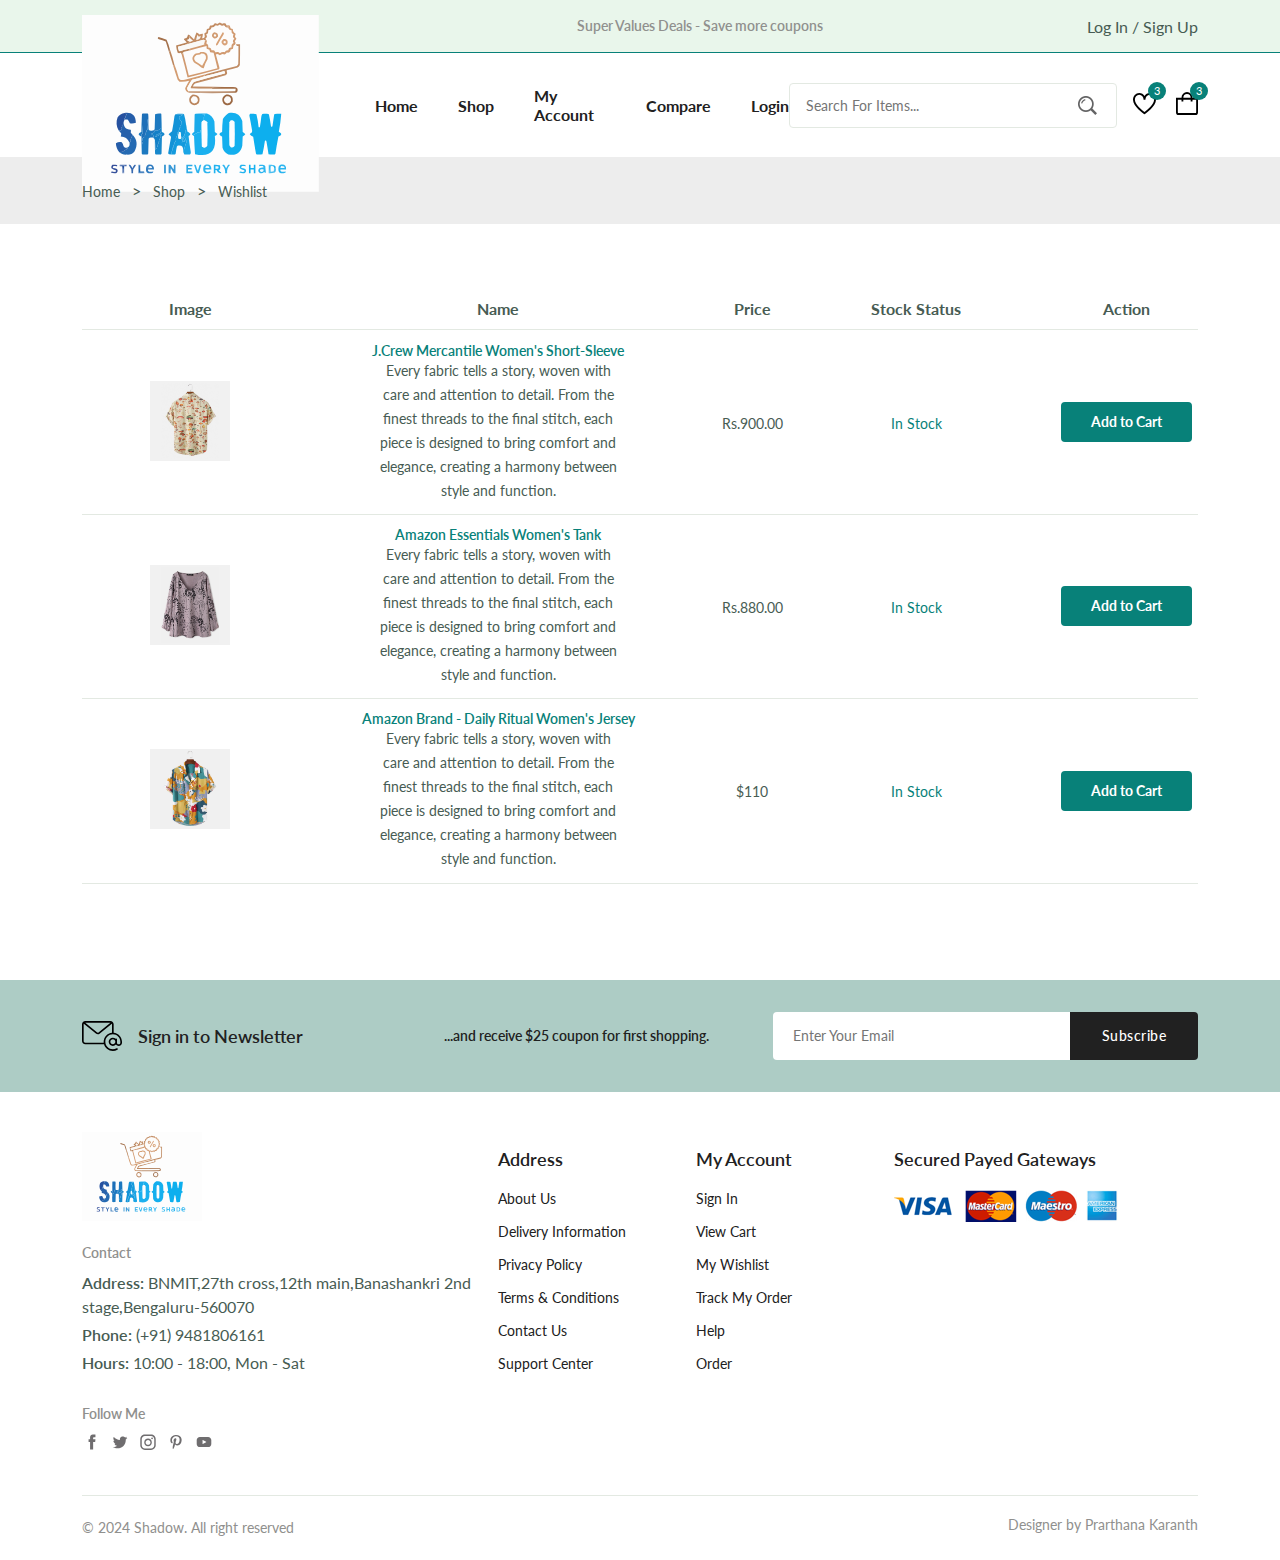
<file: Shadow ecommerce/Shadow ecommerce/wishlist.html>
<!DOCTYPE html>
<html lang="en">
  <head>
    <meta charset="UTF-8" />
    <meta name="viewport" content="width=device-width, initial-scale=1.0" />

    <!--=============== FLATICON ===============-->
    <link
      rel="stylesheet"
      href="https://cdn-uicons.flaticon.com/2.0.0/uicons-regular-straight/css/uicons-regular-straight.css"
    />

    <!--=============== SWIPER CSS ===============-->
    <link
      rel="stylesheet"
      href="https://cdn.jsdelivr.net/npm/swiper@11/swiper-bundle.min.css"
    />

    <!--=============== CSS ===============-->
    <link rel="stylesheet" href="./assets/css/styles.css" />

    <title>Ecommerce Website</title>
  </head>
  <body>
    <!--=============== HEADER ===============-->
    <header class="header">
      <div class="header__top">
        <div class="header__container container">
          <div class="header__contact">
            <span>(+91) 9481806161</span>
            <span>Our location</span>
          </div>
          <p class="header__alert-news">
            Super Values Deals - Save more coupons
          </p>
          <a href="login-register.html" class="header__top-action">
            Log In / Sign Up
          </a>
        </div>
      </div>

      <nav class="nav container">
        <a href="index.html" class="nav__logo">
          <img
            class="nav__logo-img"
            src="assets/img/logo.svg"
            alt="website logo"
          />
        </a>
        <div class="nav__menu" id="nav-menu">
          <ul class="nav__list">
            <li class="nav__item">
              <a href="index.html" class="nav__link">Home</a>
            </li>
            <li class="nav__item">
              <a href="shop.html" class="nav__link">Shop</a>
            </li>
            <li class="nav__item">
              <a href="accounts.html" class="nav__link">My Account</a>
            </li>
            <li class="nav__item">
              <a href="compare.html" class="nav__link">Compare</a>
            </li>
            <li class="nav__item">
              <a href="login-register.html" class="nav__link">Login</a>
            </li>
          </ul>
          <div class="header__search">
            <input
              type="text"
              placeholder="Search For Items..."
              class="form__input"
            />
            <button class="search__btn">
              <img src="assets/img/search.png" alt="search icon" />
            </button>
          </div>
        </div>
        <div class="header__user-actions">
          <a href="wishlist.html" class="header__action-btn" title="Wishlist">
            <img src="assets/img/icon-heart.svg" alt="" />
            <span class="count">3</span>
          </a>
          <a href="cart.html" class="header__action-btn" title="Cart">
            <img src="assets/img/icon-cart.svg" alt="" />
            <span class="count">3</span>
          </a>
        </div>
      </nav>
    </header>

    <!--=============== MAIN ===============-->
    <main class="main">
      <!--=============== BREADCRUMB ===============-->
      <section class="breadcrumb">
        <ul class="breadcrumb__list flex container">
          <li><a href="index.html" class="breadcrumb__link">Home</a></li>
          <li><span class="breadcrumb__link"></span>></li>
          <li><span class="breadcrumb__link">Shop</span></li>
          <li><span class="breadcrumb__link"></span>></li>
          <li><span class="breadcrumb__link">Wishlist</span></li>
        </ul>
      </section>

      <!--=============== WISHLIST ===============-->
      <section class="wishlist section--lg container">
        <div class="table__container">
          <table class="table">
            <thead>
              <tr>
                <th>Image</th>
                <th>Name</th>
                <th>Price</th>
                <th>Stock Status</th>
                <th>Action</th>
                <th>Rename</th>
              </tr>
            </thead>
            <tbody>
              <tr>
                <td>
                  <img
                    src="./assets//img/product-1-2.jpg"
                    alt=""
                    class="table__img"
                  />
                </td>
                <td>
                  <h3 class="table__title">
                    J.Crew Mercantile Women's Short-Sleeve
                  </h3>
                  <p class="table__description">
                    Every fabric tells a story, woven with care and attention to detail. From the finest threads to the final
                     stitch, each piece is designed to bring comfort and elegance, creating a harmony between style and function.
                  </p>
                </td>
                <td>
                  <span class="table__price">Rs.900.00</span>
                </td>
                <td><span class="table__stock">In Stock</span></td>
                <td><a href="#" class="btn btn--sm">Add to Cart</a></td>
                <td><i class="fi fi-rs-trash table__trash"></i></td>
              </tr>
              <tr>
                <td>
                  <img
                    src="./assets//img/product-7-1.jpg"
                    alt=""
                    class="table__img"
                  />
                </td>
                <td>
                  <h3 class="table__title">Amazon Essentials Women's Tank</h3>
                  <p class="table__description">
                    Every fabric tells a story, woven with care and attention to detail. From the finest threads to the final 
                    stitch, each piece is designed to bring comfort and elegance, creating a harmony between style and function.
                  </p>
                </td>
                <td>
                  <span class="table__price">Rs.880.00</span>
                </td>
                <td><span class="table__stock">In Stock</span></td>
                <td><a href="#" class="btn btn--sm">Add to Cart</a></td>
                <td><i class="fi fi-rs-trash table__trash"></i></td>
              </tr>
              <tr>
                <td>
                  <img
                    src="./assets//img/product-2-1.jpg"
                    alt=""
                    class="table__img"
                  />
                </td>
                <td>
                  <h3 class="table__title">
                    Amazon Brand - Daily Ritual Women's Jersey
                  </h3>
                  <p class="table__description">
                    Every fabric tells a story, woven with care and attention to detail. From the finest threads to the final 
                    stitch, each piece is designed to bring comfort and elegance, creating a harmony between style and function.
                  </p>
                </td>
                <td>
                  <span class="table__price">$110</span>
                </td>
                <td><span class="table__stock">In Stock</span></td>
                <td><a href="#" class="btn btn--sm">Add to Cart</a></td>
                <td><i class="fi fi-rs-trash table__trash"></i></td>
              </tr>
            </tbody>
          </table>
        </div>
      </section>

      <!--=============== NEWSLETTER ===============-->
      <section class="newsletter section">
        <div class="newsletter__container container grid">
          <h3 class="newsletter__title flex">
            <img
              src="./assets/img/icon-email.svg"
              alt=""
              class="newsletter__icon"
            />
            Sign in to Newsletter
          </h3>
          <p class="newsletter__description">
            ...and receive $25 coupon for first shopping.
          </p>
          <form action="" class="newsletter__form">
            <input
              type="text"
              placeholder="Enter Your Email"
              class="newsletter__input"
            />
            <button type="submit" class="newsletter__btn">Subscribe</button>
          </form>
        </div>
      </section>
    </main>

    <!--=============== FOOTER ===============-->
    <footer class="footer container">
      <div class="footer__container grid">
        <div class="footer__content">
          <a href="index.html" class="footer__logo">
            <img src="./assets/img/logo.svg" alt="" class="footer__logo-img" />
          </a>
          <h4 class="footer__subtitle">Contact</h4>
          <p class="footer__description">
            <span>Address:</span> BNMIT,27th cross,12th main,Banashankri 2nd stage,Bengaluru-560070
          </p>
          <p class="footer__description">
            <span>Phone:</span> (+91) 9481806161
          </p>
          <p class="footer__description">
            <span>Hours:</span> 10:00 - 18:00, Mon - Sat
          </p>
          <div class="footer__social">
            <h4 class="footer__subtitle">Follow Me</h4>
            <div class="footer__links flex">
              <a href="#">
                <img
                  src="./assets/img/icon-facebook.svg"
                  alt=""
                  class="footer__social-icon"
                />
              </a>
              <a href="#">
                <img
                  src="./assets/img/icon-twitter.svg"
                  alt=""
                  class="footer__social-icon"
                />
              </a>
              <a href="#">
                <img
                  src="./assets/img/icon-instagram.svg"
                  alt=""
                  class="footer__social-icon"
                />
              </a>
              <a href="#">
                <img
                  src="./assets/img/icon-pinterest.svg"
                  alt=""
                  class="footer__social-icon"
                />
              </a>
              <a href="#">
                <img
                  src="./assets/img/icon-youtube.svg"
                  alt=""
                  class="footer__social-icon"
                />
              </a>
            </div>
          </div>
        </div>
        <div class="footer__content">
          <h3 class="footer__title">Address</h3>
          <ul class="footer__links">
            <li><a href="#" class="footer__link">About Us</a></li>
            <li><a href="#" class="footer__link">Delivery Information</a></li>
            <li><a href="#" class="footer__link">Privacy Policy</a></li>
            <li><a href="#" class="footer__link">Terms & Conditions</a></li>
            <li><a href="#" class="footer__link">Contact Us</a></li>
            <li><a href="#" class="footer__link">Support Center</a></li>
          </ul>
        </div>
        <div class="footer__content">
          <h3 class="footer__title">My Account</h3>
          <ul class="footer__links">
            <li><a href="#" class="footer__link">Sign In</a></li>
            <li><a href="#" class="footer__link">View Cart</a></li>
            <li><a href="#" class="footer__link">My Wishlist</a></li>
            <li><a href="#" class="footer__link">Track My Order</a></li>
            <li><a href="#" class="footer__link">Help</a></li>
            <li><a href="#" class="footer__link">Order</a></li>
          </ul>
        </div>
        <div class="footer__content">
          <h3 class="footer__title">Secured Payed Gateways</h3>
          <img
            src="./assets/img/payment-method.png"
            alt=""
            class="payment__img"
          />
        </div>
      </div>
      <div class="footer__bottom">
        <p class="copyright">&copy; 2024 Shadow. All right reserved</p>
        <span class="designer">Designer by Prarthana Karanth</span>
      </div>
    </footer>

    <!--=============== SWIPER JS ===============-->
    <script src="https://cdn.jsdelivr.net/npm/swiper@11/swiper-bundle.min.js"></script>

    <!--=============== MAIN JS ===============-->
    <script src="assets/js/main.js"></script>
  </body>
</html>
</file>
<file: Shadow ecommerce/Shadow ecommerce/assets/css/styles.css>
/*=============== GOOGLE FONTS ===============*/
@import url("https://fonts.googleapis.com/css2?family=Lato:wght@400;700&family=Spartan:wght@400;500;600;700&display=swap");

/*=============== VARIABLES CSS ===============*/
:root {
  --header-height: 4rem;

  /*========== Colors ==========*/
  --first-color: hsl(176, 88%, 27%);
  --first-color-alt: hsl(129, 44%, 94%);
  --second-color: hsl(34, 94%, 87%);
  --title-color: hsl(0, 0%, 13%);
  --text-color: hsl(154, 13%, 32%);
  --text-color-light: hsl(60, 1%, 56%);
  --body-color: hsl(0, 0%, 100%);
  --container-color: hsl(0, 0%, 93%);
  --border-color: hsl(129, 36%, 85%);
  --border-color-alt: hsl(113, 15%, 90%);

  /*========== Font and typography ==========*/
  --body-font: "Lato", sans-serif;
  --second-font: "League Spartan" sans-serif;
  --big-font-size: 3.5rem;
  --h1-font-size: 2.75rem;
  --h2-font-size: 2rem;
  --h3-font-size: 1.75rem;
  --h4-font-size: 1.375rem;
  --large-font-size: 1.125rem;
  --normal-font-size: 1rem;
  --small-font-size: 0.875rem;
  --smaller-font-size: 0.75rem;
  --tiny-font-size: 0.6875rem;

  /*========== Font weight ==========*/
  --weight-400: 400;
  --weight-500: 500;
  --weight-600: 600;
  --weight-700: 700;

  /*========== Transition ==========*/
  --transition: cubic-bezier(0, 0, 0.05, 1);
}

/* Responsive typography */
@media screen and (max-width: 1200px) {
  :root {
    --big-font-size: 2.25rem;
    --h1-font-size: 2rem;
    --h2-font-size: 1.375rem;
    --h3-font-size: 1.25rem;
    --h4-font-size: 1.125rem;
    --large-font-size: 1rem;
    --normal-font-size: 0.9375rem;
    --small-font-size: 0.8125rem;
    --smaller-font-size: 0.6875rem;
    --tiny-font-size: 0.625rem;
  }
}

/*=============== BASE ===============*/
* {
  margin: 0;
  padding: 0;
  box-sizing: border-box;
}

html {
  scroll-behavior: smooth;
}

input,
textarea,
body {
  color: var(--text-color);
  font-family: var(--body-font);
  font-size: var(--normal-font-size);
  font-weight: var(--weight-400);
}

body {
  background-color: var(--body-color);
}

h1,
h2,
h3,
h4 {
  font-family: var(--second-font);
  color: var(--title-color);
  font-weight: var(--weight-600);
}

ul {
  list-style: none;
}

a {
  text-decoration: none;
}

p {
  line-height: 1.5rem;
}

img {
  max-width: 100%;
}

button,
textarea,
input {
  background-color: transparent;
  border: none;
  outline: none;
}

table {
  width: 100%;
  border-collapse: collapse;
}

/*=============== REUSABLE CSS CLASSES ===============*/
.container {
  max-width: 1320px;
  margin-inline: auto;
  padding-inline: 0.75rem;
}

.grid {
  display: grid;
  gap: 1.5rem;
}

.section {
  padding-block: 2rem;
}

.section--lg {
  padding-block: 4rem;
}

.section__title {
  font-size: var(--h4-font-size);
  margin-bottom: 1.5rem;
}

.section__title span {
  color: var(--first-color);
}

.form__input {
  border: 1px solid var(--border-color-alt);
  padding-inline: 1rem;
  height: 45px;
  font-size: var(--small-font-size);
  border-radius: 0.25rem;
  -webkit-border-radius: 0.25rem;
  -moz-border-radius: 0.25rem;
  -ms-border-radius: 0.25rem;
  -o-border-radius: 0.25rem;
}

.new__price {
  color: var(--first-color);
  font-weight: var(--weight-600);
}

.old__price {
  color: var(--text-color-light);
  font-size: var(--small-font-size);
  text-decoration: line-through;
}

.form {
  row-gap: 1rem;
}

.form__group {
  grid-template-columns: repeat(2, 1fr);
  gap: 1rem;
}

.textarea {
  height: 200px;
  padding-block: 1rem;
  resize: none;
}

/*=============== HEADER & NAV ===============*/
.header__top {
  background-color: var(--first-color-alt);
  border-bottom: 1px solid var(--first-color);
  padding-block: 0.875rem;
}

.header__container {
  display: flex;
  justify-content: space-between;
  align-items: center;
}

.header__contact span:first-child {
  margin-right: 2rem;
}

.header__contact span,
.header__alert-news,
.header__alert-top-action {
  font-size: var(--small-font-size);
}

.header__alert-news {
  color: var(--text-color-light);
  font-weight: var(--weight-600);
}

.header__top-action {
  color: var(--text-color);
}

.nav,
.nav__menu,
.nav__list,
.header__user-actions {
  display: flex;
  align-items: center;
}

.nav {
  height: calc(var(--header-height) + 2.5rem);
  justify-content: space-between;
  column-gap: 1rem;
}

.nav__logo-img {
  width: 250px;
}

.nav__menu {
  flex-grow: 1;
  margin-left: 2.5rem;
}

.nav__list {
  column-gap: 2.5rem;
  margin-right: auto;
}

.nav__link {
  color: var(--title-color);
  font-weight: var(--weight-700);
  transform: all 0.3s var(--transition);
  -webkit-transform: all 0.3s var(--transition);
  -moz-transform: all 0.3s var(--transition);
  -ms-transform: all 0.3s var(--transition);
  -o-transform: all 0.3s var(--transition);
}

.header__search {
  width: 340px;
  position: relative;
}

.header__search .form__input {
  width: 100%;
}

.search__btn {
  position: absolute;
  top: 24%;
  right: 1.25rem;
  cursor: pointer;
}

.header__user-actions {
  column-gap: 1.25rem;
}

.header__action-btn {
  position: relative;
}

.header__action-btn img {
  width: 24px;
}

.header__action-btn span.count {
  position: absolute;
  top: -0.625rem;
  right: -0.625rem;
  background-color: var(--first-color);
  color: var(--body-color);
  height: 18px;
  width: 18px;
  text-align: center;
  font-size: var(--tiny-font-size);
  line-height: 18px;
  border-radius: 50%;
  -webkit-border-radius: 50%;
  -moz-border-radius: 50%;
  -ms-border-radius: 50%;
  -o-border-radius: 50%;
}

.nav__menu-top,
.nav__toggle {
  display: none;
}

/* Active link */
.active-link,
.nav__link:hover {
  color: var(--first-color);
}

/*=============== HOME ===============*/
.home__container {
  grid-template-columns: 5fr 7fr;
  align-items: center;
}

.home__subtitle,
.home__description {
  font-size: var(--large-font-size);
}

.home__subtitle {
  font-family: var(--second-font);
  font-weight: var(--weight-600);
  margin-bottom: 1rem;
  display: block;
}

.home__title {
  font-size: var(--h1-font-size);
  font-weight: var(--weight-700);
  line-height: 1.4;
}

.home__title span {
  color: var(--first-color);
  font-size: var(--big-font-size);
}

.home__description {
  margin-block: 0.5rem 2rem;
}

.home__img {
  justify-self: flex-end;
}

/*=============== BUTTONS ===============*/
.btn {
  display: inline-block;
  background-color: var(--first-color);
  border: 2px solid var(--first-color);
  color: var(--body-color);
  padding-inline: 1.75rem;
  /* padding: 0.75rem 1.75rem; */
  height: 49px;
  line-height: 43px;
  font-family: var(--second-font);
  font-size: var(--small-font-size);
  font-weight: var(--weight-700);
  border-radius: 0.25rem;
  -webkit-border-radius: 0.25rem;
  -moz-border-radius: 0.25rem;
  -ms-border-radius: 0.25rem;
  -o-border-radius: 0.25rem;
  transition: all 0.4s var(--transition);
  -webkit-transition: all 0.4s var(--transition);
  -moz-transition: all 0.4s var(--transition);
  -ms-transition: all 0.4s var(--transition);
  -o-transition: all 0.4s var(--transition);
}

.btn:hover {
  background-color: transparent;
  color: var(--first-color);
}

.btn--md,
.btn--sm {
  font-family: var(--body-font);
}

.btn--md {
  height: 45px;
  line-height: 40px;
}

.btn--sm {
  height: 40px;
  line-height: 35px;
}

/*=============== CATEGORIES ===============*/
.categories {
  overflow: hidden;
}

.category__item {
  text-align: center;
  border: 1px solid var(--border-color);
  padding: 0.625rem 0.625rem 1.25rem;
  border-radius: 1.25rem;
  -webkit-border-radius: 1.25rem;
  -moz-border-radius: 1.25rem;
  -ms-border-radius: 1.25rem;
  -o-border-radius: 1.25rem;
}

.category__img {
  margin-bottom: 1.25rem;
  border-radius: 0.75rem;
  -webkit-border-radius: 0.75rem;
  -moz-border-radius: 0.75rem;
  -ms-border-radius: 0.75rem;
  -o-border-radius: 0.75rem;
}

.category__title {
  color: var(--text-color);
  font-size: var(--small-font-size);
}

.flex {
  display: flex;
  align-items: center;
  column-gap: 0.5rem;
}

/* Swiper class */

.swiper {
  overflow: initial;
}

.swiper-button-next::after,
.swiper-button-prev::after {
  content: "";
}

.swiper-button-next,
.swiper-button-prev {
  top: -1.875rem;
  background-color: var(--first-color-alt);
  border: 1px solid var(--border-color);
  width: 30px;
  height: 30px;
  color: var(--first-color);
  font-size: var(--tiny-font-size);
  border-radius: 50%;
  -webkit-border-radius: 50%;
  -moz-border-radius: 50%;
  -ms-border-radius: 50%;
  -o-border-radius: 50%;
}

.swiper-button-prev {
  left: initial;
  right: 2.5rem;
}

.swiper-button-next {
  right: 0;
}

/*=============== PRODUCTS ===============*/
.tab__btns {
  display: flex;
  flex-wrap: wrap;
  gap: 0.75rem;
  margin-bottom: 2rem;
}

.tab__btn {
  background-color: var(--container-color);
  color: var(--title-color);
  padding: 1rem 1.25rem 0.875rem;
  font-family: var(--second-font);
  font-size: var(--small-font-size);
  font-weight: var(--weight-600);
  cursor: pointer;
  border-radius: 0.25rem;
  -webkit-border-radius: 0.25rem;
  -moz-border-radius: 0.25rem;
  -ms-border-radius: 0.25rem;
  -o-border-radius: 0.25rem;
}

.products__container {
  grid-template-columns: repeat(4, 1fr);
}

.product__item {
  border: 1px solid var(--border-color);
  border-radius: 1.5rem;
  transition: all 0.2s var(--transition);
  -webkit-border-radius: 1.5rem;
  -moz-border-radius: 1.5rem;
  -ms-border-radius: 1.5rem;
  -o-border-radius: 1.5rem;
  -webkit-transition: all 0.2s var(--transition);
  -moz-transition: all 0.2s var(--transition);
  -ms-transition: all 0.2s var(--transition);
  -o-transition: all 0.2s var(--transition);
}

.product__banner {
  padding: 0.625rem 0.75rem 0.75rem;
}

.product__banner,
.product__images {
  position: relative;
}

.product__images {
  display: block;
  overflow: hidden;
  border-radius: 1.25rem;
  -webkit-border-radius: 1.25rem;
  -moz-border-radius: 1.25rem;
  -ms-border-radius: 1.25rem;
  -o-border-radius: 1.25rem;
}

.product__img {
  vertical-align: middle;
  transition: all 1.5s var(--transition);
  -webkit-transition: all 1.5s var(--transition);
  -moz-transition: all 1.5s var(--transition);
  -ms-transition: all 1.5s var(--transition);
  -o-transition: all 1.5s var(--transition);
}

.product__item:hover .product__img {
  transform: scale(1.1);
  -webkit-transform: scale(1.1);
  -moz-transform: scale(1.1);
  -ms-transform: scale(1.1);
  -o-transform: scale(1.1);
}

.product__img.hover {
  position: absolute;
  top: 0;
  left: 0;
}

.product__actions {
  position: absolute;
  top: 50%;
  left: 50%;
  display: flex;
  column-gap: 0.5rem;
  transform: translate(-50%, -50%);
  transition: all 0.2s var(--transition);
  -webkit-transform: translate(-50%, -50%);
  -moz-transform: translate(-50%, -50%);
  -ms-transform: translate(-50%, -50%);
  -o-transform: translate(-50%, -50%);
  -webkit-transition: all 0.2s var(--transition);
  -moz-transition: all 0.2s var(--transition);
  -ms-transition: all 0.2s var(--transition);
  -o-transition: all 0.2s var(--transition);
}

.action__btn {
  position: relative;
  width: 40px;
  height: 40px;
  line-height: 42px;
  text-align: center;
  background-color: var(--first-color-alt);
  border: 1px solid var(--border-color);
  color: var(--text-color);
  font-size: var(--small-font-size);
  border-radius: 50%;
  -webkit-border-radius: 50%;
  -moz-border-radius: 50%;
  -ms-border-radius: 50%;
  -o-border-radius: 50%;
}

.action__btn::before,
.action__btn::after {
  position: absolute;
  left: 50%;
  transform: translateX(-50%);
  -webkit-transform: translateX(-50%);
  -moz-transform: translateX(-50%);
  -ms-transform: translateX(-50%);
  -o-transform: translateX(-50%);
}

.action__btn::before {
  content: "";
  top: -2px;
  border: 0.5rem solid transparent;
  border-top-color: var(--first-color);
}

.action__btn::after {
  content: attr(aria-label);
  bottom: 100%;
  background-color: var(--first-color);
  color: var(--body-color);
  font-size: var(--tiny-font-size);
  white-space: nowrap;
  padding-inline: 0.625rem;
  line-height: 2.58;
  border-radius: 0.25rem;
  -webkit-border-radius: 0.25rem;
  -moz-border-radius: 0.25rem;
  -ms-border-radius: 0.25rem;
  -o-border-radius: 0.25rem;
}

.product__badge {
  position: absolute;
  left: 1.25rem;
  top: 1.25rem;
  background-color: var(--first-color);
  color: var(--body-color);
  padding: 0.25rem 0.625rem;
  font-size: var(--tiny-font-size);
  border-radius: 2.5rem;
  -webkit-border-radius: 2.5rem;
  -moz-border-radius: 2.5rem;
  -ms-border-radius: 2.5rem;
  -o-border-radius: 2.5rem;
}

.product__badge.light-pink {
  background-color: hsl(341, 100%, 73%);
}

.product__badge.light-green {
  background-color: hsl(155, 20%, 67%);
}

.product__badge.light-orange {
  background-color: hsl(24, 100%, 73%);
}

.product__badge.light-blue {
  background-color: hsl(202, 53%, 76%);
}

.product__content {
  padding: 0 1.25rem 1.125rem;
  position: relative;
}

.product__category {
  color: var(--text-color-light);
  font-size: var(--smaller-font-size);
}

.product__title {
  font-size: var(--normal-font-size);
  margin-block: 0.75rem 0.5rem;
}

.product__rating {
  color: hsl(42, 100%, 50%);
  font-size: var(--smaller-font-size);
  margin-bottom: 0.75rem;
}

.product__price .new__price {
  font-size: var(--large-font-size);
}

.cart__btn {
  position: absolute;
  bottom: 1.6rem;
  right: 1.25rem;
}

/* Active Tab */
.tab__btn.active-tab {
  color: var(--first-color);
  background-color: var(--second-color);
}

.tab__item:not(.active-tab) {
  display: none;
}

/* Product Hover */
.product__img.hover,
.product__actions,
.action__btn::before,
.action__btn::after,
.product__item:hover .product__img.default {
  opacity: 0;
}

.product__item:hover {
  box-shadow: 0 0 10px hsl(0, 0%, 0%, 0.1);
}

.product__item:hover .product__img.hover,
.product__item:hover .product__actions,
.action__btn:hover::before,
.action__btn:hover::after {
  opacity: 1;
}

.action__btn:hover::before,
.action__btn:hover::after {
  transform: translateX(-50%) translateY(-0.5rem);
  transition: all 0.3s cubic-bezier(0.71, 1.7, 0.77, 1.24);
  -webkit-transition: all 0.3s cubic-bezier(0.71, 1.7, 0.77, 1.24);
  -moz-transition: all 0.3s cubic-bezier(0.71, 1.7, 0.77, 1.24);
  -ms-transition: all 0.3s cubic-bezier(0.71, 1.7, 0.77, 1.24);
  -o-transition: all 0.3s cubic-bezier(0.71, 1.7, 0.77, 1.24);
  -webkit-transform: translateX(-50%) translateY(-0.5rem);
  -moz-transform: translateX(-50%) translateY(-0.5rem);
  -ms-transform: translateX(-50%) translateY(-0.5rem);
  -o-transform: translateX(-50%) translateY(-0.5rem);
}

.action__btn:hover {
  background-color: var(--first-color);
  border-color: var(--first-color);
  color: var(--body-color);
}

/*=============== DEALS ===============*/
.deals__container {
  grid-template-columns: repeat(2, 1fr);
}

.deals__item:nth-child(1) {
  background-image: url(../img/deals-1.jpg);
}

.deals__item:nth-child(2) {
  background-image: url(../img/deals-2.png);
}

.deals__item {
  padding: 3rem;
  background-size: cover;
  /* background-position: center; */
  display: flex;
  flex-direction: column;
  row-gap: 1.5rem;
}

.deals__brand {
  color: var(--first-color);
  font-size: var(--h3-font-size);
  margin-bottom: 0.25rem;
}

.deals__category {
  font-family: var(--second-font);
  font-size: var(--small-font-size);
}

.deals__title {
  max-width: 240px;
  font-size: var(--large-font-size);
  font-weight: var(--weight-400);
  line-height: 1.3;
}

.deals__price .new__price,
.deals__price .old__price {
  font-size: var(--large-font-size);
}

.deals__price .new__price {
  color: hsl(352, 100%, 60%);
}

.deals__group {
  display: flex;
  flex-direction: column;
  row-gap: 0.5rem;
}

.deal__countdown-text {
  margin-bottom: 0.25rem;
}

.countdown {
  display: flex;
  column-gap: 1.5rem;
}

.countdown__amount {
  position: relative;
}

.countdown__amount::after {
  content: ":";
  color: var(--title-color);
  font-size: var(--large-font-size);
  position: absolute;
  right: -25%;
  top: 20%;
}

.countdown__amount:nth-child(4):after {
  content: "";
}

.countdown__period {
  background-color: var(--first-color);
  color: var(--body-color);
  width: 60px;
  height: 50px;
  line-height: 50px;
  text-align: center;
  font-size: var(--large-font-size);
  font-weight: var(--weight-600);
  margin-bottom: 0.5rem;
  border-radius: 0.25rem;
  -webkit-border-radius: 0.25rem;
  -moz-border-radius: 0.25rem;
  -ms-border-radius: 0.25rem;
  -o-border-radius: 0.25rem;
}

.unit {
  font-size: var(--small-font-size);
  text-align: center;
  display: block;
}

.deals__btn .btn {
  background-color: transparent;
  color: var(--first-color);
}

/*=============== NEW ARRIVALS ===============*/
.new__arrivals {
  overflow: hidden;
}

/*=============== SHOWCASE ===============*/
.showcase__container {
  grid-template-columns: repeat(4, 1fr);
}

.showcase__wrapper .section__title {
  font-size: var(--normal-font-size);
  border-bottom: 1px solid var(--border-color-alt);
  padding-bottom: 0.75rem;
  margin-bottom: 2rem;
  position: relative;
}

.showcase__wrapper .section__title::before {
  content: "";
  position: absolute;
  width: 50px;
  height: 2px;
  left: 0;
  bottom: -1.5px;
  background-color: var(--first-color);
}

.showcase__item {
  display: flex;
  align-items: center;
  column-gap: 1.5rem;
}

.showcase__item:not(:last-child) {
  margin-bottom: 1.5rem;
}

.showcase__img {
  width: 86px;
}

.showcase__content {
  width: calc(100% - 110px);
}

.showcase__title {
  font-size: var(--small-font-size);
  font-weight: var(--weight-500);
  white-space: nowrap;
  overflow: hidden;
  text-overflow: ellipsis;
  margin-bottom: 0.5rem;
}

/*=============== NEWSLETTER ===============*/
.newsletter {
  background-color: hsl(166, 23%, 74%);
}

.home__newsletter {
  margin-top: 2rem;
}

.newsletter__container {
  grid-template-columns: repeat(2, 3.5fr) 5fr;
  align-items: center;
  column-gap: 3rem;
}

.newsletter__title {
  column-gap: 1rem;
  font-size: var(--large-font-size);
}

.newsletter__icon {
  width: 40px;
}

.newsletter__description {
  color: var(--title-color);
  font-family: var(--second-font);
  font-size: var(--small-font-size);
  font-weight: var(--weight-600);
  text-align: center;
}

.newsletter__form {
  display: flex;
}

.newsletter__input,
.newsletter__btn {
  font-size: var(--small-font-size);
}

.newsletter__input {
  background-color: var(--body-color);
  padding-inline: 1.23rem;
  width: 100%;
  height: 48px;
  border-radius: 0.25rem 0 0 0.25rem;
  -webkit-border-radius: 0.25rem 0 0 0.25rem;
  -moz-border-radius: 0.25rem 0 0 0.25rem;
  -ms-border-radius: 0.25rem 0 0 0.25rem;
  -o-border-radius: 0.25rem 0 0 0.25rem;
}

.newsletter__btn {
  background-color: var(--title-color);
  color: var(--body-color);
  padding-inline: 2rem;
  font-family: var(--second-font);
  font-weight: 500;
  letter-spacing: 0.5px;
  cursor: pointer;
  transition: all 0.3s var(--transition);
  border-radius: 0 0.25rem 0.25rem 0;
  -webkit-border-radius: 0 0.25rem 0.25rem 0;
  -moz-border-radius: 0 0.25rem 0.25rem 0;
  -ms-border-radius: 0 0.25rem 0.25rem 0;
  -o-border-radius: 0 0.25rem 0.25rem 0;
  -webkit-transition: all 0.3s var(--transition);
  -moz-transition: all 0.3s var(--transition);
  -ms-transition: all 0.3s var(--transition);
  -o-transition: all 0.3s var(--transition);
}

.newsletter__btn:hover {
  background-color: var(--first-color);
}

/*=============== FOOTER ===============*/
.footer__container {
  grid-template-columns: 4.5fr repeat(2, 2fr) 3.5fr;
  padding-block: 2.5rem;
}

.footer__logo-img {
  width: 120px;
}

.footer__subtitle {
  color: var(--text-color-light);
  font-size: var(--small-font-size);
  margin-block: 1.25rem 0.625rem;
}

.footer__description {
  margin-bottom: 0.25rem;
}

.footer__description span {
  font-weight: var(--weight-600);
}

.footer__social .footer__subtitle {
  margin-top: 1.875rem;
}

.footer__social-links {
  column-gap: 0.25rem;
}

.footer__social-icon {
  width: 20px;
  opacity: 0.7;
}

.footer__title {
  font-size: var(--large-font-size);
  margin-block: 1rem 1.25rem;
}

.footer__link {
  color: var(--title-color);
  font-size: var(--small-font-size);
  margin-bottom: 1rem;
  display: block;
  transition: all 0.3s var(--transition);
  -webkit-transition: all 0.3s var(--transition);
  -moz-transition: all 0.3s var(--transition);
  -ms-transition: all 0.3s var(--transition);
  -o-transition: all 0.3s var(--transition);
}

.footer__link:hover {
  color: var(--first-color);
  margin-left: 0.25rem;
}

.footer__bottom {
  display: flex;
  justify-content: space-between;
  padding-block: 1.25rem;
  border-top: 1px solid var(--border-color-alt);
}

.copyright,
.designer {
  color: var(--text-color-light);
  font-size: var(--small-font-size);
}

/*=============== BREADCRUMBS ===============*/
.breadcrumb {
  background-color: var(--container-color);
  padding-block: 1.5rem;
}

.breadcrumb__list {
  column-gap: 0.75rem;
}

.breadcrumb__link {
  color: var(--text-color);
  font-size: var(--small-font-size);
}

/*=============== SHOP ===============*/
.total__products {
  margin-bottom: 2.5rem;
}

.total__products span {
  color: var(--first-color);
  font-weight: var(--weight-600);
}

.pagination {
  display: flex;
  justify-content: center;
  column-gap: 0.625rem;
  margin-top: 2.75rem;
}

.pagination__link {
  display: inline-block;
  width: 34px;
  height: 34px;
  line-height: 34px;
  text-align: center;
  color: var(--text-color);
  font-size: var(--small-font-size);
  font-weight: var(--weight-700);
  border-radius: 0.25rem;
  transition: all 0.15s var(--transition);
  -webkit-border-radius: 0.25rem;
  -moz-border-radius: 0.25rem;
  -ms-border-radius: 0.25rem;
  -o-border-radius: 0.25rem;
  -webkit-transition: all 0.15s var(--transition);
  -moz-transition: all 0.15s var(--transition);
  -ms-transition: all 0.15s var(--transition);
  -o-transition: all 0.15s var(--transition);
}

.pagination__link.active,
.pagination__link:hover {
  background-color: var(--first-color);
  color: var(--body-color);
}

.pagination__link.icon {
  border-top-right-radius: 50%;
  border-bottom-right-radius: 50%;
}

/*=============== DETAILS ===============*/
.details__container {
  grid-template-columns: 5.5fr 6.5fr;
}

.details__img {
  margin-bottom: 0.5rem;
}

.details__small-images {
  grid-template-columns: repeat(4, 1fr);
  column-gap: 0.625rem;
}

.details__small-img {
  cursor: pointer;
}

.details__title {
  font-size: var(--h2-font-size);
}

.details__brand {
  font-size: var(--small-font-size);
  margin-block: 1rem;
}

.details__brand span {
  color: var(--first-color);
}

.details__price {
  border-top: 1px solid var(--border-color-alt);
  border-bottom: 1px solid var(--border-color-alt);
  padding-block: 1rem;
  column-gap: 1rem;
}

.details__price .new__price {
  font-size: var(--h2-font-size);
}
.details__price .old__price {
  font-size: var(--normal-font-size);
  font-weight: var(--weight-500);
}

.short__description {
  margin-block: 1rem 2rem;
}

.list__item,
.meta__list {
  font-size: var(--small-font-size);
  margin-bottom: 0.75rem;
}

.details__color,
.details__size {
  column-gap: 0.75rem;
}

.details__color {
  margin-block: 2rem 1.5rem;
}

.details__size {
  margin-bottom: 2.5rem;
}

.details__color-title,
.details__size-title {
  font-size: var(--small-font-size);
  font-weight: var(--weight-600);
}

.color__list,
.size__list {
  display: flex;
  column-gap: 0.25rem;
}

.color__link {
  display: inline-block;
  width: 26px;
  height: 26px;
  border-radius: 50%;
  -webkit-border-radius: 50%;
  -moz-border-radius: 50%;
  -ms-border-radius: 50%;
  -o-border-radius: 50%;
}

.size__link {
  border: 1px solid var(--border-color-alt);
  padding: 0.375rem 0.75rem 0.5rem;
  color: var(--text-color);
  font-size: var(--small-font-size);
}

.size-active {
  background-color: var(--first-color);
  color: var(--body-color);
}

.details__action {
  display: flex;
  column-gap: 0.375rem;
  margin-bottom: 3.25rem;
}

.quantity,
.details__action-btn {
  border: 1px solid var(--border-color-alt);
  font-size: var(--small-font-size);
}

.quantity {
  max-width: 80px;
  padding-block: 0.5rem;
  padding-inline: 1rem 0.5rem;
  border-radius: 0.25rem;
  -webkit-border-radius: 0.25rem;
  -moz-border-radius: 0.25rem;
  -ms-border-radius: 0.25rem;
  -o-border-radius: 0.25rem;
}

.details__action-btn {
  color: var(--text-color);
  line-height: 40px;
  padding-inline: 0.75rem;
}

.details__meta {
  border-top: 1px solid var(--border-color-alt);
  padding-top: 1rem;
}

/*=============== DETAILS INFO & REVIEWS ===============*/
.detail__tabs {
  display: flex;
  column-gap: 1.75rem;
  margin-bottom: 3rem;
}

.detail__tab {
  font-family: var(--second-font);
  font-size: var(--large-font-size);
  font-weight: var(--weight-600);
  cursor: pointer;
}

.detail__tab.active-tab {
  color: var(--first-color);
}

.details__tab-content:not(.active-tab) {
  display: none;
}

.info__table tr th,
.info__table tr td {
  border: 1px solid var(--border-color-alt);
  padding: 0.625rem 1.25rem;
}

.info__table tr th {
  font-weight: var(--weight-500);
  text-align: left;
}
.info__table tr td {
  color: var(--text-color-light);
}

.reviews__container {
  padding-bottom: 3rem;
  row-gap: 1.25rem;
}

.review__single {
  border-bottom: 1px solid var(--border-color-alt);
  padding-bottom: 1.25rem;
  display: flex;
  align-items: center;
  column-gap: 1.5rem;
}

.review__single:last-child {
  padding-bottom: 3rem;
}

.review__img {
  width: 70px;
  margin-bottom: 0.5rem;
  border-radius: 50%;
  -webkit-border-radius: 50%;
  -moz-border-radius: 50%;
  -ms-border-radius: 50%;
  -o-border-radius: 50%;
}

.review__title {
  font-size: var(--tiny-font-size);
}

.review__data {
  width: calc(100% - 94px);
}

.review__rating {
  color: hsl(24, 100%, 50%);
  margin-bottom: 0.25rem;
}

.review__description {
  margin-bottom: 0.5rem;
}

.review__rating,
.review__date {
  font-size: var(--small-font-size);
}

.review__form-title {
  font-size: var(--large-font-size);
  margin-bottom: 1rem;
}

.rate__product {
  margin-bottom: 2rem;
}

/*=============== CART ===============*/
.table__container {
  overflow-x: auto;
}

.table {
  table-layout: fixed;
  margin-bottom: 2rem;
}

.table tbody tr {
  border-top: 1px solid var(--border-color-alt);
}

.table tr:last-child {
  border-bottom: 1px solid var(--border-color-alt);
}

.table thead tr th:nth-child(1),
.table tbody tr td:nth-child(1) {
  width: 216px;
}

.table thead tr th:nth-child(2),
.table tbody tr td:nth-child(2) {
  width: 400px;
}

.table thead tr th:nth-child(3),
.table tbody tr td:nth-child(3) {
  width: 108px;
}

.table thead tr th:nth-child(4),
.table tbody tr td:nth-child(4) {
  width: 220px;
}

.table thead tr th:nth-child(5),
.table tbody tr td:nth-child(5) {
  width: 200px;
}

.table thead tr th:nth-child(6),
.table tbody tr td:nth-child(6) {
  width: 152px;
}

.table__img {
  width: 80px;
}

.table thead tr th,
.table tbody tr td {
  padding: 0.7rem 0.5rem;
  text-align: center;
}

.table__title,
.table__description,
.table__price,
.table__subtotal,
.table__trash,
.table__stock {
  font-size: var(--small-font-size);
}

.table__title,
.table__stock {
  color: var(--first-color);
}

.table__description {
  max-width: 250px;
  margin-inline: auto;
}

.table__trash {
  color: var(--text-color-light);
  cursor: pointer;
}

.table__trash:hover {
  color: red;
}

.cart__actions {
  display: flex;
  justify-content: flex-end;
  flex-wrap: wrap;
  gap: 0.75rem;
  margin-top: 1.5rem;
}

.divider {
  position: relative;
  text-align: center;
  margin-block: 3rem;
}

.divider::before {
  content: "";
  position: absolute;
  top: 50%;
  left: 0;
  width: 100%;
  border-top: 2px solid var(--border-color-alt);
  z-index: -1;
}

.divider i {
  color: var(--text-color-light);
  background-color: var(--body-color);
  font-size: 1.5rem;
  padding-inline: 1.25rem;
}

.cart__group {
  grid-template-columns: repeat(2, 1fr);
  align-items: flex-start;
}

.cart__shipping .section__title,
.cart__coupon .section__title,
.cart__total .section__title {
  font-size: var(--large-font-size);
  margin-bottom: 1rem;
}

.cart__coupon {
  margin-top: 3rem;
}

.coupon__form .form__group {
  align-items: center;
}

.cart__total {
  border: 1px solid var(--border-color-alt);
  padding: 1.75rem;
  border-radius: 0.25rem;
  -webkit-border-radius: 0.25rem;
  -moz-border-radius: 0.25rem;
  -ms-border-radius: 0.25rem;
  -o-border-radius: 0.25rem;
}

.cart__total-table {
  margin-bottom: 1rem;
}

.cart__total-table tr td {
  border: 1px solid var(--border-color-alt);
  padding: 0.75rem 0.5rem;
  width: 50%;
}

.cart__total-title {
  font-size: var(--small-font-size);
}

.cart__total-price {
  color: var(--first-color);
  font-weight: var(--weight-700);
}

.cart__total .btn {
  display: inline-flex;
  /* width: fit-content; */
}

/*=============== CART OTHERS ===============*/

/*=============== WISHLIST ===============*/

/*=============== CHECKOUT ===============*/
.checkout__container {
  grid-template-columns: repeat(2, 1fr);
}

.checkout__group:nth-child(2) {
  border: 1px solid var(--border-color-alt);
  padding: 2rem;
  border-radius: 0.5rem;
  -webkit-border-radius: 0.5rem;
  -moz-border-radius: 0.5rem;
  -ms-border-radius: 0.5rem;
  -o-border-radius: 0.5rem;
}

.checkout__group .section__title {
  font-size: var(--large-font-size);
}

.checkout__title {
  font-size: var(--small-font-size);
}

.order__table thead tr th,
.order__table tbody tr td {
  border: 1px solid var(--border-color-alt);
  padding: 0.5rem;
  text-align: center;
}

.order__table thead tr th {
  color: var(--title-color);
  font-size: var(--small-font-size);
}

.order__img {
  width: 80px;
}

.table__quantity,
.order__subtitle {
  font-size: var(--small-font-size);
}

.order__grand-total {
  color: var(--first-color);
  font-size: var(--large-font-size);
  font-weight: var(--weight-700);
}

.payment__methods {
  margin-block: 2.5rem 2.75rem;
}

.payment__title {
  margin-bottom: 1.5rem;
}

.payment__option {
  margin-bottom: 1rem;
}

.payment__input {
  accent-color: var(--first-color);
}

.payment__label {
  font-size: var(--small-font-size);
  user-select: none;
}

/*=============== COMPARE ===============*/
.compare__table tr th,
.compare__table tr td {
  padding: 0.5rem;
  border: 1px solid var(--border-color-alt);
}

.compare__table tr th {
  color: var(--text-color-light);
  font-size: var(--small-font-size);
}

.compare__table tr td {
  text-align: center;
}

.compare__colors {
  justify-content: center;
}

.table__weight,
.table__dimension {
  font-size: var(--small-font-size);
}

/*=============== LOGIN & REGISTER ===============*/
.login-register__container {
  grid-template-columns: repeat(2, 1fr);
  align-items: flex-start;
}

.login,
.register {
  border: 1px solid var(--border-color-alt);
  padding: 2rem;
  border-radius: 0.5rem;
  -webkit-border-radius: 0.5rem;
  -moz-border-radius: 0.5rem;
  -ms-border-radius: 0.5rem;
  -o-border-radius: 0.5rem;
}

/*=============== ACCOUNTS ===============*/
.accounts__container {
  grid-template-columns: 4fr 8fr;
}

.account__tabs {
  border: 1px solid var(--border-color-alt);
  border-radius: 0.25rem;
  -webkit-border-radius: 0.25rem;
  -moz-border-radius: 0.25rem;
  -ms-border-radius: 0.25rem;
  -o-border-radius: 0.25rem;
}

.account__tab {
  padding: 1rem 2rem;
  color: var(--title-color);
  font-size: var(--small-font-size);
  display: flex;
  column-gap: 0.625rem;
  cursor: pointer;
  transition: all 0.3s var(--transition);
  -webkit-transition: all 0.3s var(--transition);
  -moz-transition: all 0.3s var(--transition);
  -ms-transition: all 0.3s var(--transition);
  -o-transition: all 0.3s var(--transition);
}

.account__tab.active-tab {
  background-color: var(--first-color);
  color: var(--body-color);
}

.account__tab:not(:last-child) {
  border-bottom: 1px solid var(--border-color-alt);
}

.tab__content:not(.active-tab) {
  display: none;
}

.tab__content {
  border: 1px solid var(--border-color-alt);
}

.tab__header {
  background-color: var(--container-color);
  border-bottom: 1px solid var(--border-color-alt);
  padding: 1rem;
  font-size: var(--small-font-size);
}

.tab__body {
  padding: 1rem;
}

.placed__order-table thead tr th {
  color: var(--title-color);
  text-align: left;
}

.placed__order-table thead tr th,
.placed__order-table tbody tr td {
  border: 1px solid var(--border-color-alt);
  padding: 0.5rem;
  font-size: var(--small-font-size);
}

.view__order,
.edit {
  color: var(--first-color);
}

.address {
  font-style: normal;
  font-size: var(--small-font-size);
  line-height: 1.5;
}

.city {
  margin-bottom: 0.25rem;
}

.edit {
  font-size: var(--small-font-size);
}

/*=============== BREAKPOINTS ===============*/
/* For large devices */
@media screen and (max-width: 1400px) {
  .container {
    max-width: 1140px;
  }

  .products__container,
  .showcase__container {
    grid-template-columns: repeat(3, 1fr);
  }

  .accounts__container {
    grid-template-columns: 3fr 9fr;
  }
}

@media screen and (max-width: 1200px) {
  .container {
    max-width: 960px;
  }

  .header__top {
    display: none;
  }

  .nav {
    height: calc(var(--header-height) + 1.5rem);
  }

  .nav__logo-img {
    width: 116px;
  }

  .nav__menu {
    position: fixed;
    right: -100%;
    top: 0;
    max-width: 400px;
    width: 100%;
    height: 100%;
    padding: 1.25rem 2rem;
    background-color: var(--body-color);
    z-index: 100;
    flex-direction: column;
    align-items: flex-start;
    row-gap: 2rem;
    box-shadow: 0 0 15px hsl(0, 0%, 0%, 0.1);
    transition: right 0.5s ease-in-out;
    -webkit-transition: right 0.5s ease-in-out;
    -moz-transition: right 0.5s ease-in-out;
    -ms-transition: right 0.5s ease-in-out;
    -o-transition: right 0.5s ease-in-out;
  }

  .nav__menu.show-menu {
    right: 0;
  }

  .nav__list {
    order: 1;
    flex-direction: column;
    align-items: flex-start;
    row-gap: 1.5rem;
  }

  .nav__link {
    font-size: var(--large-font-size);
  }

  .header__search .form__input {
    border-color: var(--first-color);
  }

  .nav__menu-top,
  .nav__toggle {
    display: flex;
  }

  .nav__toggle,
  .nav__close {
    cursor: pointer;
  }

  .nav__menu-top {
    align-items: center;
    justify-content: space-between;
    width: 100%;
    margin-bottom: 1.25rem;
  }

  .nav__menu-logo img {
    width: 100px;
  }

  .nav__close {
    font-size: var(--h1-font-size);
    margin-right: 10px;
  }

  .header__action-btn {
    width: 21px;
  }

  .home__container {
    grid-template-columns: 5.5fr 6.5fr;
  }

  .countdown {
    column-gap: 1rem;
  }

  .countdown__period {
    width: 36px;
    height: 36px;
    line-height: 36px;
  }

  .countdown__amount::after {
    right: -25%;
    top: 12%;
  }

  .swiper-button-next,
  .swiper-button-prev {
    top: -28px;
    width: 26px;
    height: 26px;
  }

  .swiper-button-prev {
    right: 36px;
  }

  .account__tab {
    padding: 0.75rem 1rem;
  }

  .checkout__group:nth-child(2) {
    padding: 1.5rem;
  }

  .details__brand {
    margin-block: 0.75rem;
  }

  .details__price {
    padding-block: 0.75rem;
  }

  .short__description {
    margin-bottom: 1.5rem;
  }

  .details__color {
    margin-block: 1.75rem;
  }

  .details__size {
    margin-bottom: 2.25rem;
  }

  .color__link {
    width: 22px;
    height: 22px;
  }

  .size__link {
    padding: 0.375rem 0.625rem;
  }

  .details__action {
    margin-bottom: 2.75rem;
  }
}

/* For medium devices */
@media screen and (max-width: 992px) {
  .container {
    max-width: 776px;
  }

  .home__container,
  .deals__container,
  .checkout__container,
  .newsletter__container,
  .accounts__container,
  .cart__group {
    grid-template-columns: 1fr;
  }

  .cart__group {
    row-gap: 2.75rem;
  }

  .home__img {
    justify-self: center;
  }

  .btn {
    height: 45px;
    line-height: 39px;
  }

  .btn--md {
    height: 42px;
    line-height: 35px;
  }
  .btn--sm {
    height: 38px;
    line-height: 35px;
  }

  .newsletter__description {
    display: none;
  }

  .products__container,
  .showcase__container,
  .footer__container,
  .details__container {
    grid-template-columns: repeat(2, 1fr);
  }

  .login,
  .register {
    padding: 1.25rem;
  }

  .table thead tr th:nth-child(1),
  .table tbody tr td:nth-child(1) {
    width: 140px;
  }

  .table thead tr th:nth-child(2),
  .table tbody tr td:nth-child(2) {
    width: 330px;
  }

  .table thead tr th:nth-child(3),
  .table tbody tr td:nth-child(3) {
    width: 80px;
  }

  .table thead tr th:nth-child(4),
  .table tbody tr td:nth-child(4) {
    width: 220px;
  }

  .table thead tr th:nth-child(5),
  .table tbody tr td:nth-child(5) {
    width: 160px;
  }

  .table thead tr th:nth-child(6),
  .table tbody tr td:nth-child(6) {
    width: 100px;
  }
}

@media screen and (max-width: 768px) {
  .container {
    max-width: 570px;
  }

  .products__container,
  .showcase__container,
  .footer__container,
  .login-register__container,
  .details__container {
    grid-template-columns: 100%;
  }

  .tab__header,
  .tab__body {
    padding: 0.75rem;
  }

  .compare__table tr td {
    display: block;
  }

  .home__img {
    max-width: 300px;
  }
}

/* For small devices */
@media screen and (max-width: 576px) {
  .category__item {
    padding-bottom: 1rem;
  }

  .category__img {
    margin-bottom: 1rem;
  }
  .deals__item,
  .checkout__group:nth-child(2) {
    padding: 1.25rem;
  }

  .pagination {
    column-gap: 0.5rem;
    margin-top: 2.5rem;
  }

  .pagination__link {
    width: 30px;
    height: 30px;
    line-height: 30px;
  }

  .placed__order-table th,
  .order__table tr th {
    display: none;
  }

  .placed__order-table tr td,
  .order__table tr td,
  .info__table tr th,
  .info__table tr td {
    display: block;
  }

  .form__group {
    grid-template-columns: 1fr;
  }

  .cart__total {
    padding: 1.25rem;
  }

  .payment__methods {
    margin-block: 2.25rem 2.5rem;
  }

  .detail__tabs {
    column-gap: 1.25rem;
    margin-bottom: 2rem;
  }

  .review__single {
    column-gap: 1rem;
  }

  .footer__title {
    margin-top: 0.25rem;
  }

  .footer__bottom {
    flex-direction: column;
    align-items: center;
  }

  .product__actions {
    display: none;
  }

  .header__search {
    max-width: 300px;
  }
}

@media screen and (max-width: 350px) {
  .action__btn {
    width: 34px;
    height: 34px;
    line-height: 36px;
  }

  .cart__btn {
    bottom: 1.4rem;
    right: 1.25rem;
  }

  .showcase__item {
    column-gap: 1rem;
  }

  .showcase__img {
    width: 70%;
  }

  .showcase__content {
    width: calc(100% - 86px);
  }

  .swiper-button-next,
  .swiper-button-prev {
    display: none;
  }

  .compare__table tr th,
  .cart__total-table tr td {
    display: block;
    width: 100%;
  }

  .cart__actions {
    justify-content: center;
  }

  .home__img {
    display: none;
  }

  .header__search {
    max-width: 270px;
  }
}
</file>
